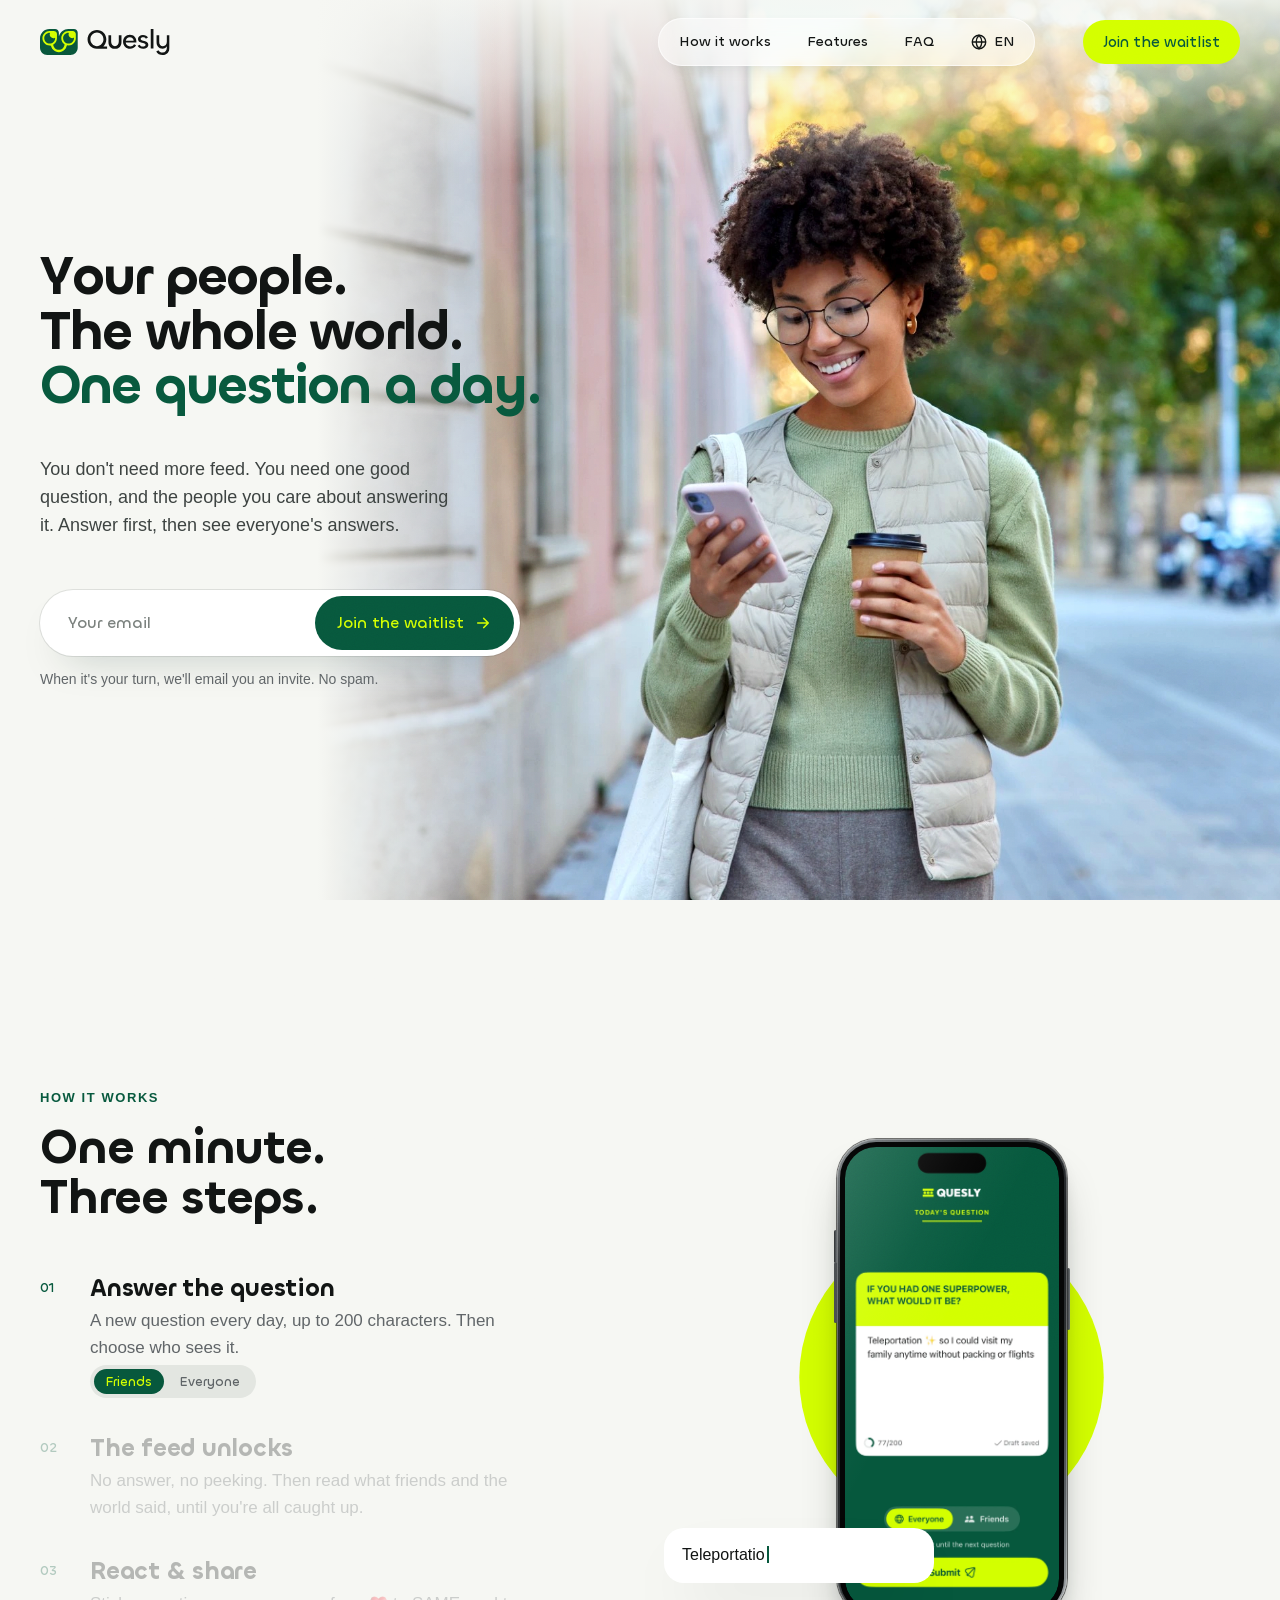
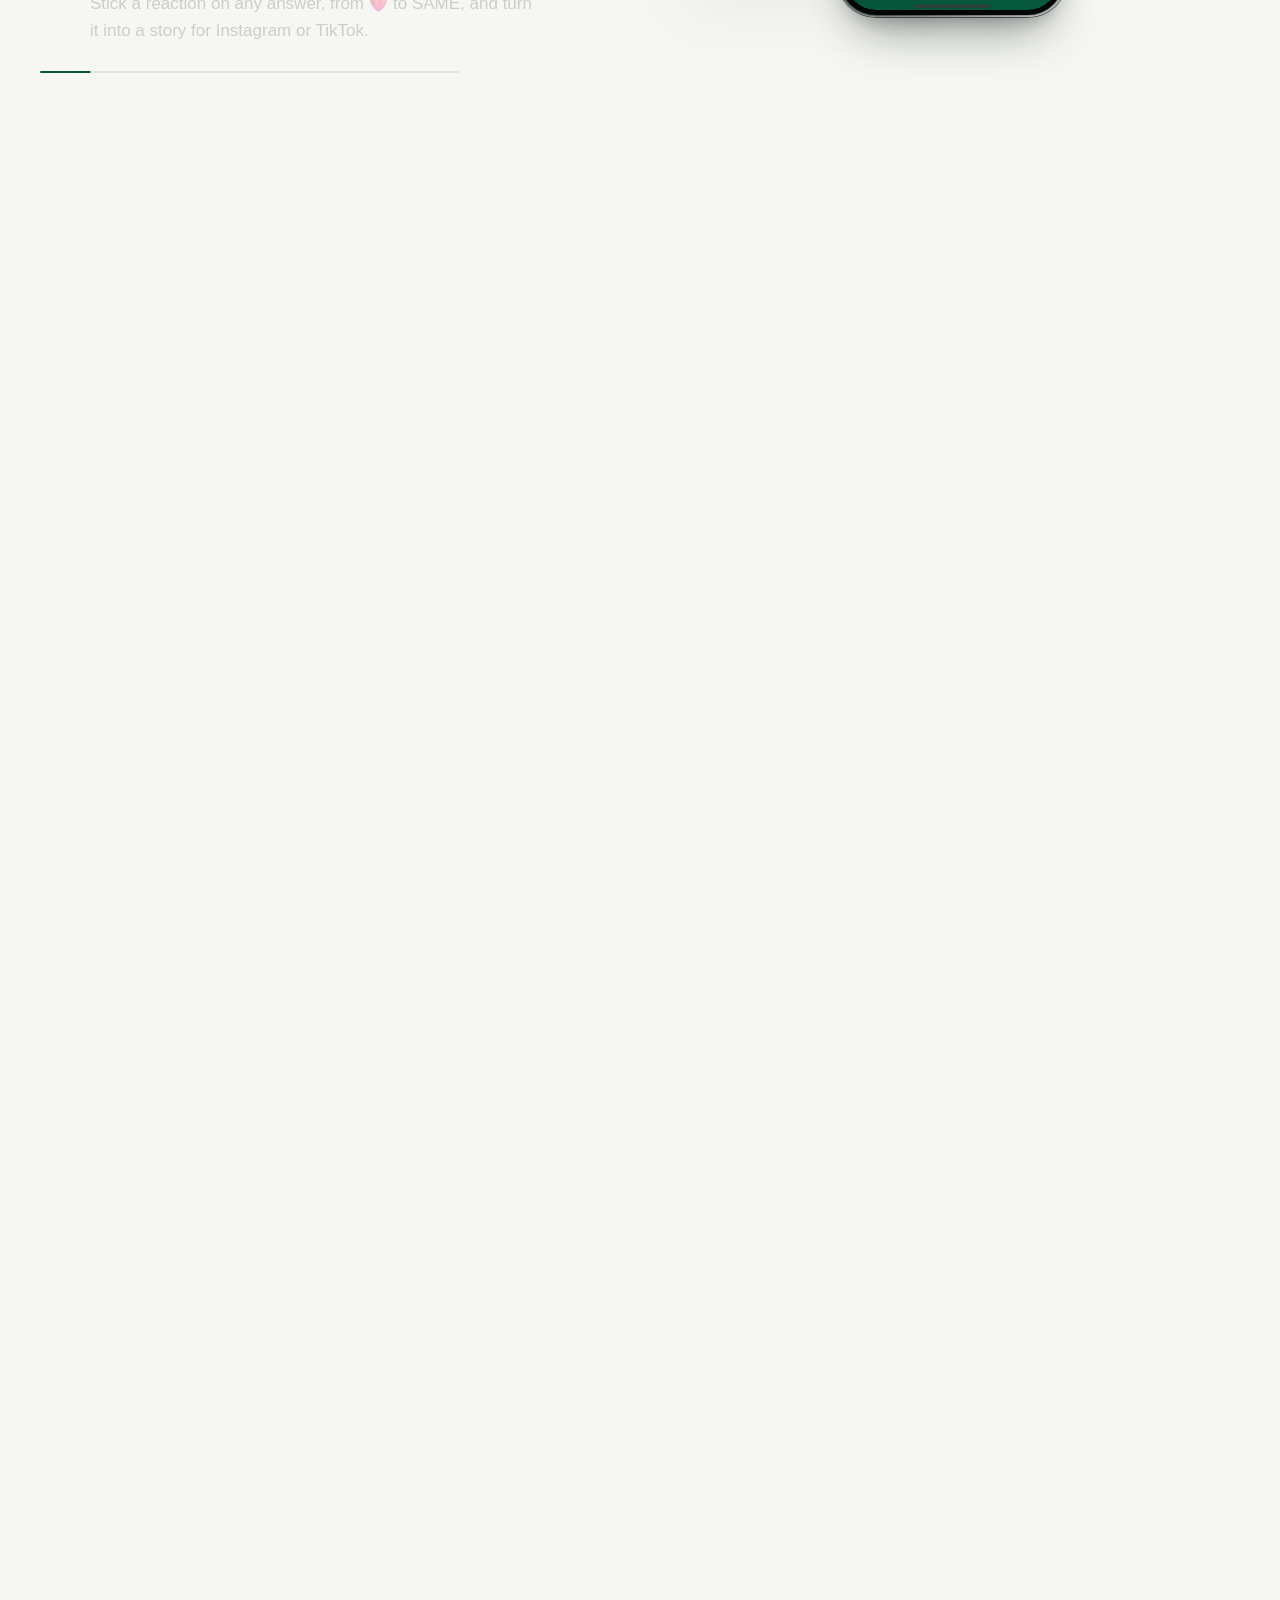
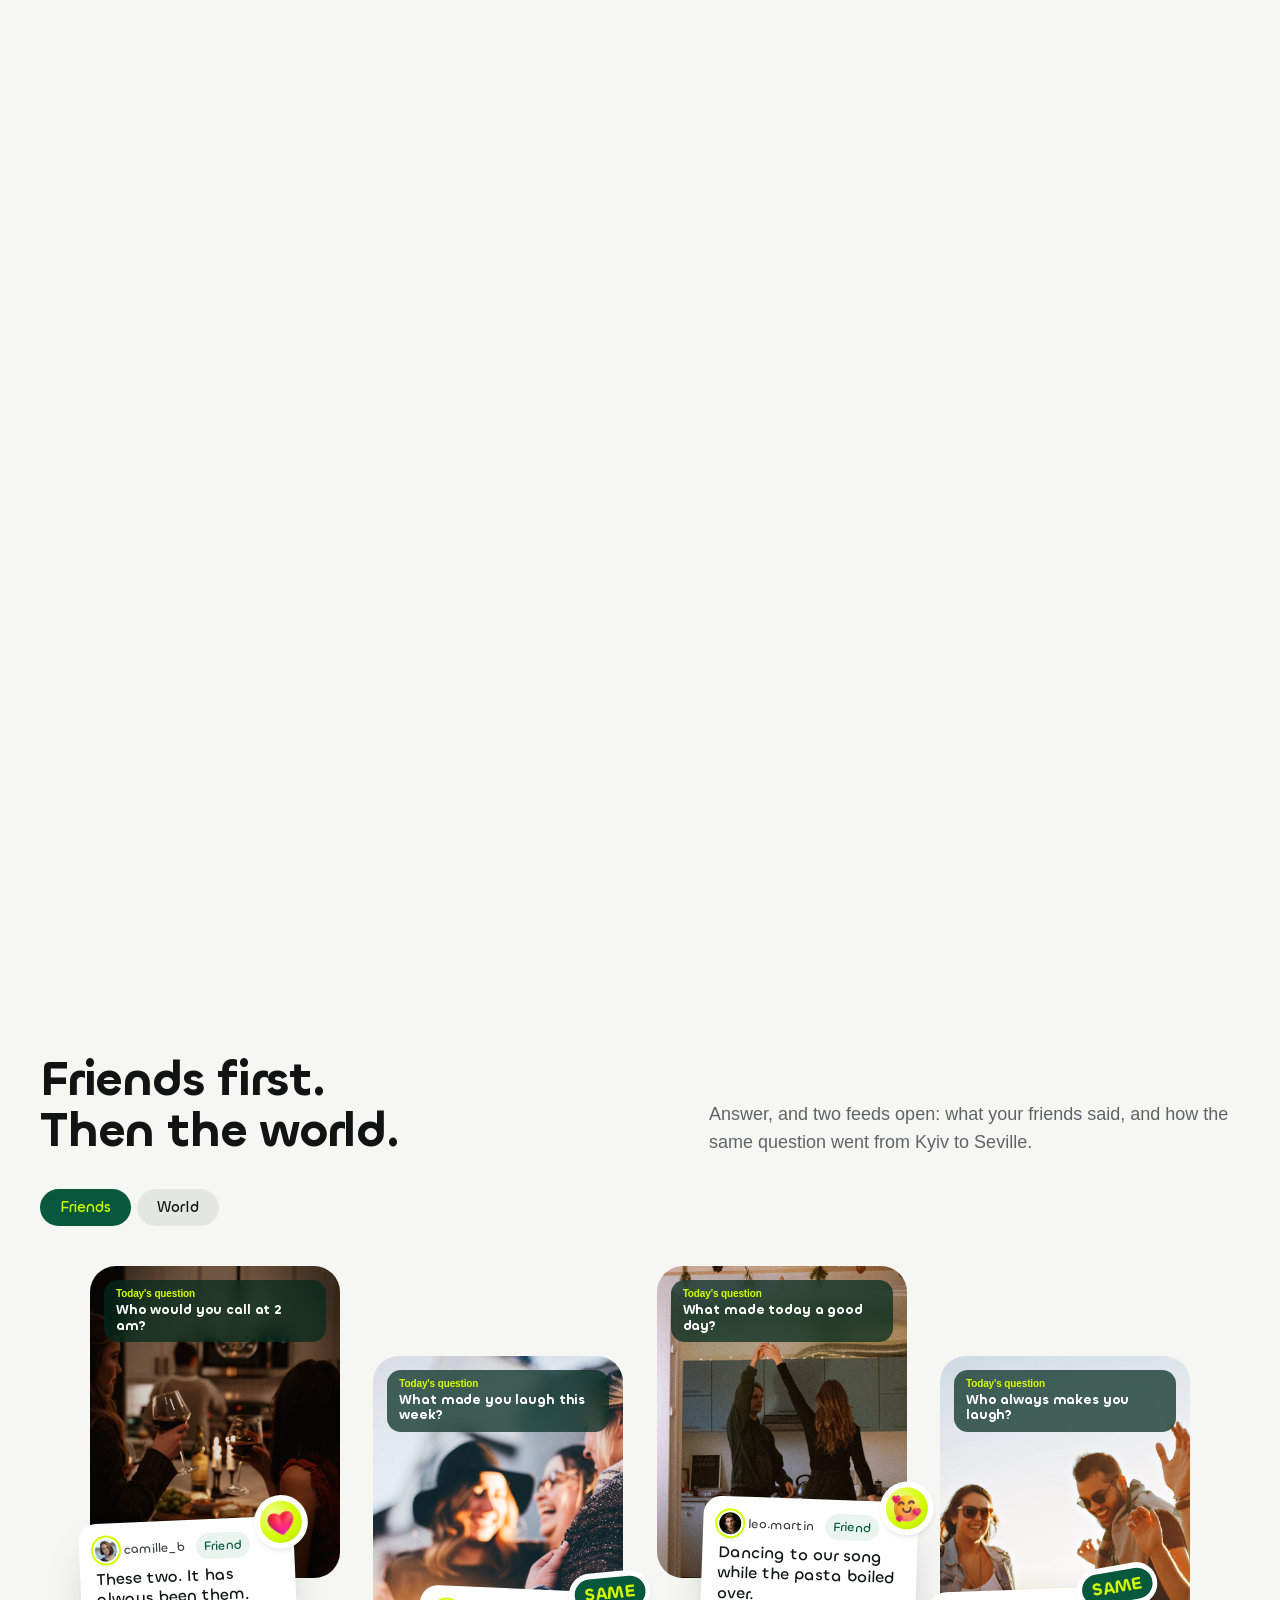
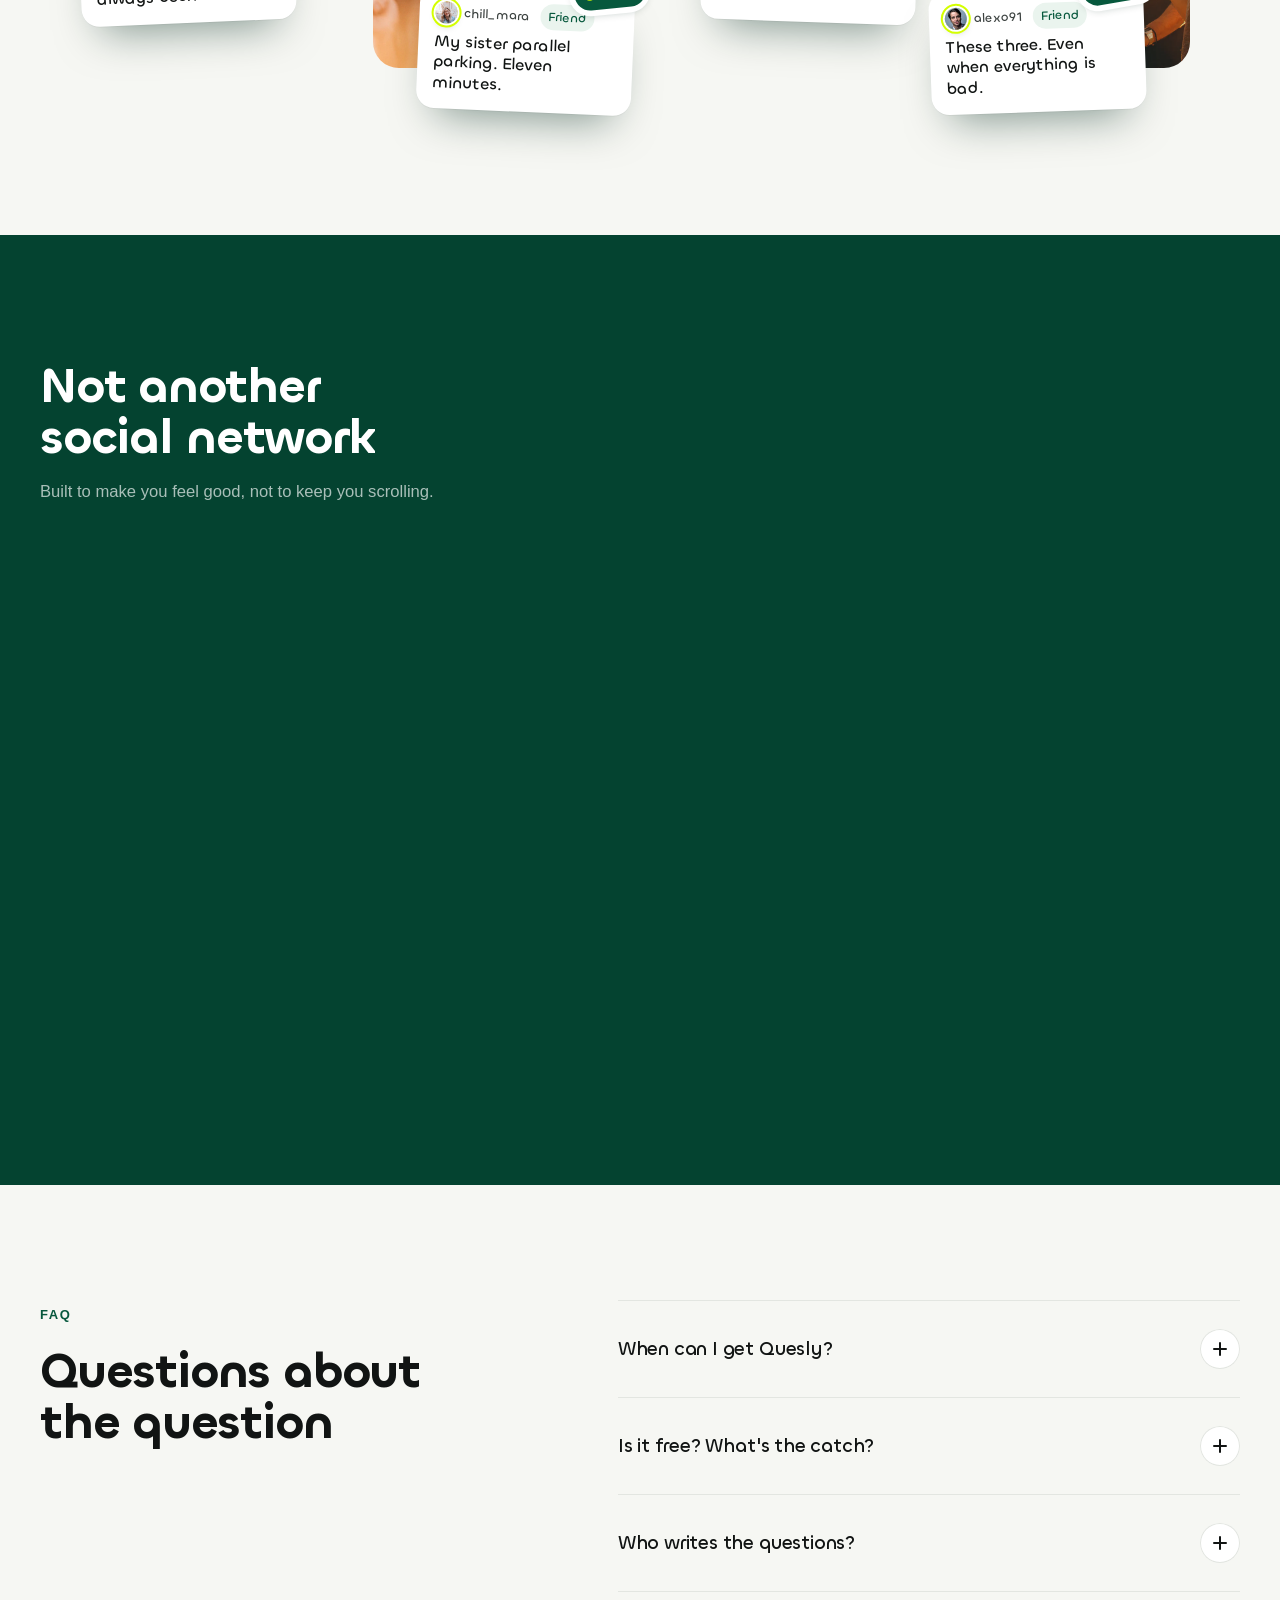
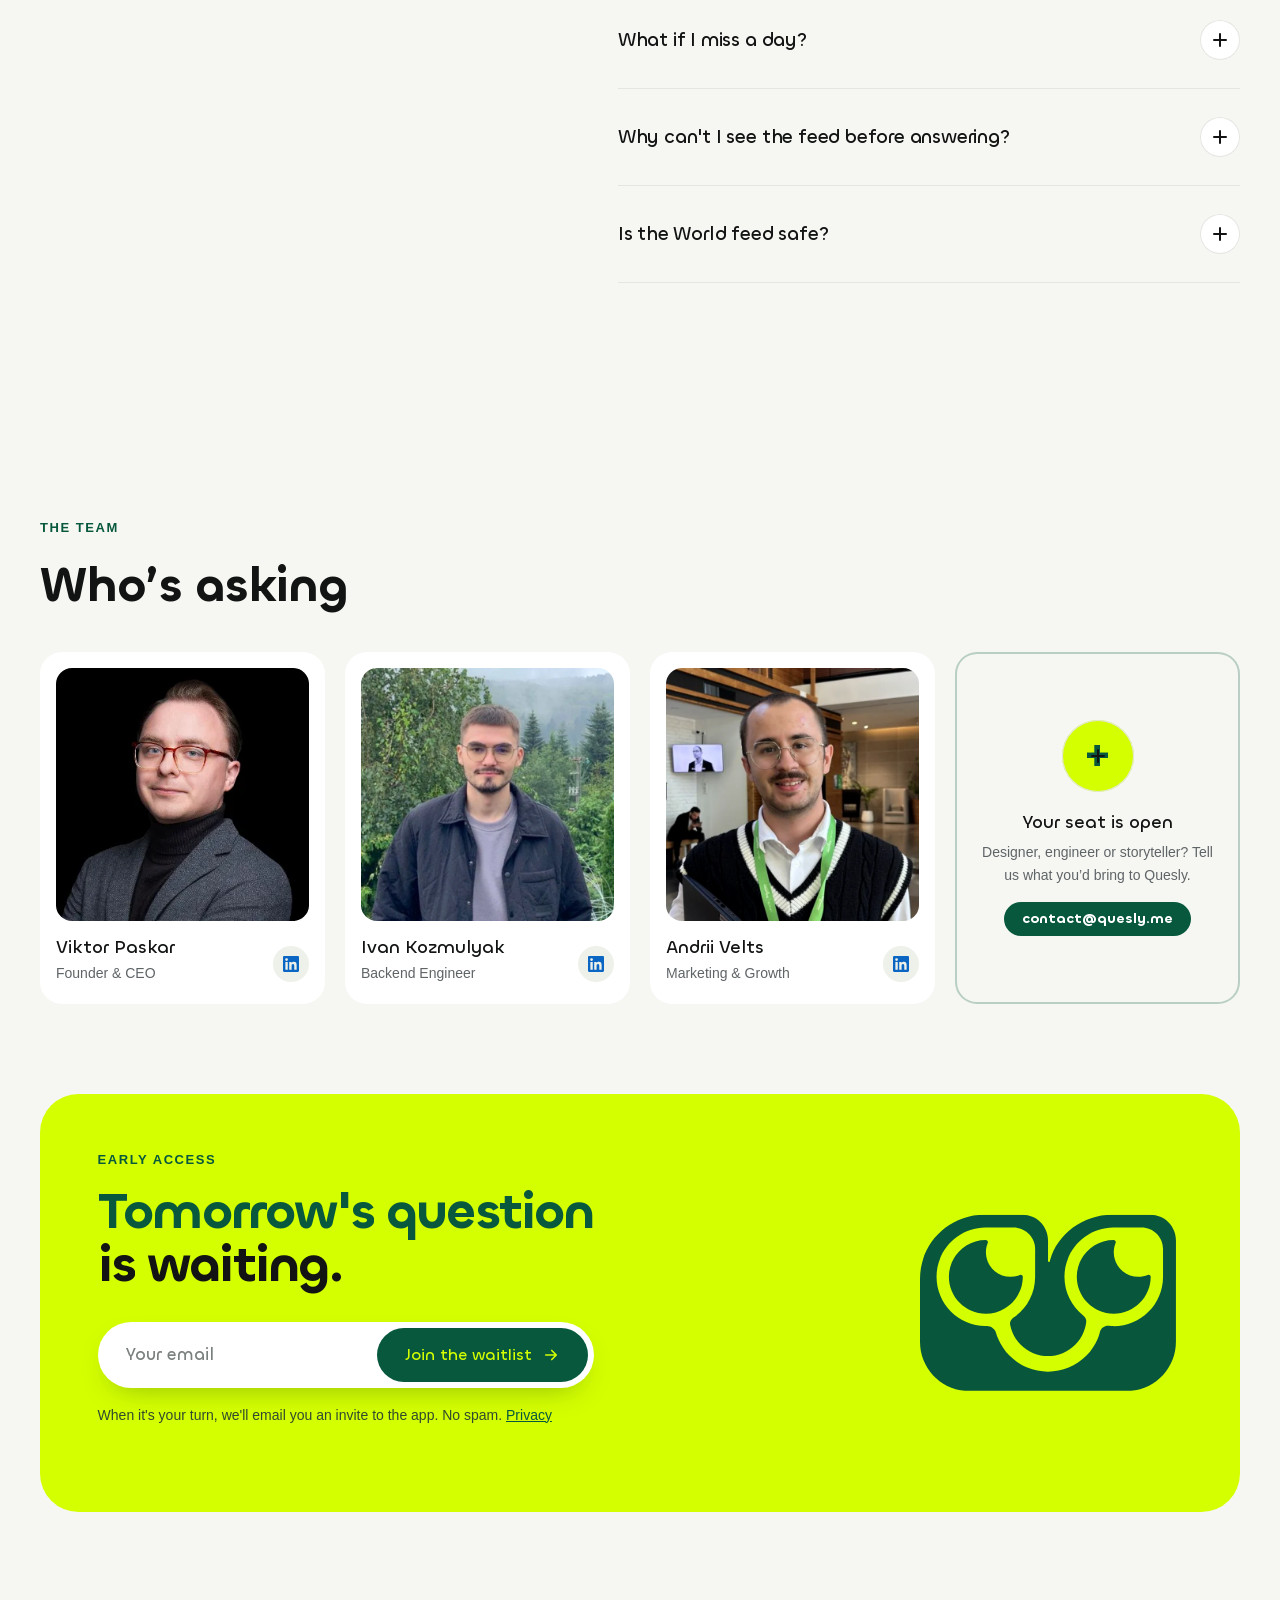
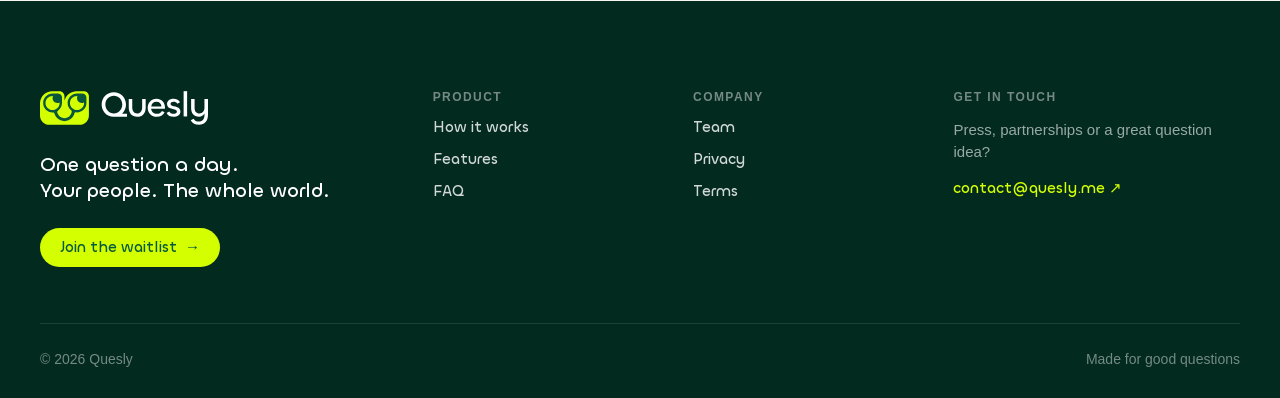
<file: index.html>
<!doctype html>
<html lang="en">
<head>
  <meta charset="utf-8">
  <meta name="viewport" content="width=device-width, initial-scale=1, viewport-fit=cover">
  <title>Quesly — One question a day</title>
  <meta name="description" content="Your people. The whole world. One question a day. Answer today's question, then see how your friends and the world answered it.">
  <meta name="theme-color" content="#044330">
  <link rel="canonical" href="https://quesly.me/">
  <link rel="icon" type="image/svg+xml" href="assets/img/favicon.svg">
  <link rel="icon" type="image/png" sizes="32x32" href="assets/img/favicon-32.png">
  <link rel="apple-touch-icon" href="assets/img/apple-touch-icon.png">
  <link rel="preload" href="assets/fonts/Chillax-Semibold.woff2" as="font" type="font/woff2" crossorigin>
  <meta property="og:type" content="website">
  <meta property="og:site_name" content="Quesly">
  <meta property="og:title" content="Quesly — Your people. The whole world. One question a day.">
  <meta property="og:description" content="Answer today's question, then see how your friends and the world answered it.">
  <meta property="og:url" content="https://quesly.me/">
  <meta property="og:image" content="https://quesly.me/assets/img/og.png">
  <meta name="twitter:card" content="summary_large_image">
  <link rel="stylesheet" href="assets/css/styles.css">
  <script>document.documentElement.classList.add("js")</script>
</head>
<body>
<svg width="0" height="0" style="position:absolute" aria-hidden="true">
  <symbol id="logo" viewBox="0 0 3000 602"><g fill="var(--logo-text, #191919)"><path d="M1553.9 459.338H1313.2C1192.54 456.181 1100.94 362.126 1100.94 239.664C1100.94 117.202 1196.33 21.8833 1318.89 21.8833C1440.82 21.8833 1535.58 117.202 1535.58 239.664C1535.58 305.313 1509.04 363.388 1466.09 403.157C1472.4 402.525 1479.35 402.525 1485.04 402.525H1553.9V459.338ZM1318.89 398.107C1402.28 398.107 1469.24 328.669 1469.24 239.664C1469.24 151.92 1402.91 83.1143 1318.89 83.1143C1234.87 83.1143 1167.27 151.92 1167.27 239.664C1167.27 328.669 1234.24 398.107 1318.89 398.107Z"/><path d="M1735.24 398.738C1792.73 398.738 1824.32 348.869 1824.32 291.426V142.452H1886.86V299.001C1886.86 388.638 1832.53 459.338 1735.24 459.338C1639.22 459.338 1584.89 388.007 1584.89 298.37V142.452H1647.43V292.057C1647.43 348.869 1678.39 398.738 1735.24 398.738Z"/><path d="M2087.31 458.706C1993.19 458.706 1923.06 390.532 1923.06 295.213C1923.06 206.208 1986.87 133.614 2079.73 133.614C2173.23 133.614 2231.35 201.158 2231.35 287.638V312.888H1983.71C1990.66 365.913 2031.09 403.157 2086.68 403.157C2124.59 403.157 2158.7 386.744 2177.02 352.657L2225.03 377.276C2197.87 430.3 2147.96 458.706 2087.31 458.706ZM1986.24 272.488H2168.81C2166.28 223.251 2130.27 189.795 2079.1 189.795C2026.67 189.795 1992.55 226.407 1986.24 272.488Z"/><path d="M2385.62 458.706C2328.13 458.706 2283.91 435.982 2259.9 389.901L2307.91 363.388C2323.71 394.319 2348.98 405.682 2383.09 405.682C2418.47 405.682 2445.63 391.163 2445.63 364.019C2445.63 299.001 2268.11 348.238 2268.11 230.195C2268.11 175.908 2316.13 136.139 2383.72 136.139C2441.21 136.139 2480.38 162.651 2499.96 198.633L2451.95 225.776C2438.68 198.633 2413.41 189.164 2384.99 189.164C2355.93 189.164 2330.66 204.314 2330.66 228.932C2330.66 292.057 2508.17 245.976 2508.17 362.757C2508.17 421.463 2451.32 458.706 2385.62 458.706Z"/><path d="M2564.56 0.420898H2627.1V451.763H2564.56V0.420898Z"/><path d="M2838.91 602C2773.21 602 2718.88 574.225 2691.08 519.306L2742.88 490.9C2760.57 524.356 2795.32 543.925 2837.64 543.925C2903.34 543.925 2937.46 494.688 2937.46 427.775V400.632C2919.14 435.35 2886.29 456.181 2839.54 456.181C2744.78 456.181 2698.66 393.688 2698.66 302.788V142.452H2760.57V299.632C2760.57 357.707 2790.9 397.475 2847.12 397.475C2901.45 397.475 2936.83 352.026 2936.83 295.213V142.452H3000V427.144C3000 530.669 2939.35 602 2838.91 602Z"/></g><g fill="var(--logo-mark, #08563B)"><path d="M349.586 0C397.844 -4.79211e-06 436.965 39.1031 436.965 87.3389V157.594C436.988 157.745 437 157.9 437 158.058C437 161.472 441.75 162.215 442.837 159.058C466.055 67.7774 555.077 0.000131792 655.065 0H786.133C834.391 -4.79211e-06 873.512 39.1031 873.512 87.3389V218.347C873.512 220.798 873.471 223.239 873.391 225.671V433.608C873.391 526.608 797.964 602 704.922 602H168.469C75.4264 602 0.00016505 526.608 0 433.608V217.219H0.0761719C0.683674 97.1482 98.2505 1.19429e-05 218.519 0H349.586Z"/></g><g fill="var(--logo-face, #D4FF00)"><path d="M319.789 43.6494C348.521 43.6494 373.381 60.2185 385.328 84.3187C390.22 94.1286 392.972 105.192 392.972 116.898V127.767C392.972 129.032 392.945 130.291 392.889 131.542V211.786L392.886 212.874C392.515 271.433 362.194 322.889 316.463 352.709C309.955 356.952 305.732 364.236 306.987 371.903C308.617 381.866 311.394 391.632 315.278 401.002C321.89 416.956 331.583 431.452 343.801 443.663C356.02 455.873 370.526 465.56 386.49 472.168C402.412 478.759 419.474 482.158 436.707 482.176C453.932 482.155 470.987 478.756 486.902 472.168C502.866 465.56 517.372 455.873 529.591 443.663C541.809 431.452 551.502 416.956 558.114 401.002C563.193 388.749 566.379 375.82 567.583 362.657C568.199 355.93 564.681 349.656 559.308 345.56C519.013 314.842 493.01 266.35 493.01 211.786C493.01 119.29 567.735 44.2376 660.136 43.6527L661.224 43.6494H756.337C796.71 43.6494 829.438 76.3628 829.438 116.717V211.786L829.435 212.874C828.849 305.233 753.763 379.923 661.224 379.923L660.136 379.92C654.453 379.884 646.674 379.02 639.47 378.013C628.594 376.492 618.174 383.498 615.57 394.167C613.274 403.577 610.327 414.349 607.403 421.405C598.109 443.827 584.487 464.201 567.315 481.362C550.142 498.523 529.755 512.137 507.318 521.424C484.972 530.674 461.029 535.452 436.845 535.491V535.492C436.795 535.492 436.745 535.492 436.696 535.491C436.646 535.492 436.597 535.492 436.547 535.492V535.491C412.363 535.452 388.419 530.674 366.074 521.424C343.637 512.137 323.25 498.523 306.077 481.362C288.905 464.201 275.282 443.827 265.989 421.405C262.764 413.626 260.083 405.653 257.956 397.543C255.098 386.648 244.681 379.122 233.432 379.699C230.532 379.848 227.612 379.923 224.676 379.923L223.588 379.92C131.187 379.335 56.462 304.283 56.4619 211.786C56.4619 119.29 131.187 44.2376 223.588 43.6527L224.676 43.6494H319.789ZM224.676 85.7473C155.034 85.7473 98.579 142.177 98.579 211.786C98.579 281.396 155.034 337.826 224.676 337.826C294.317 337.826 350.772 281.396 350.772 211.786C350.772 206.823 345.354 203.651 340.76 205.531C330.945 209.548 320.201 211.763 308.939 211.763C262.529 211.763 224.906 174.156 224.906 127.767C224.906 116.545 227.109 105.837 231.105 96.051C233.033 91.328 229.777 85.7473 224.676 85.7473ZM661.224 85.7473C591.583 85.7473 535.128 142.177 535.128 211.786C535.128 281.396 591.583 337.826 661.224 337.826C730.865 337.826 787.321 281.396 787.321 211.786C787.321 206.775 781.841 203.578 777.206 205.483C767.36 209.53 756.576 211.763 745.27 211.763C698.86 211.763 661.237 174.156 661.237 127.767C661.237 116.468 663.47 105.69 667.518 95.8493C669.422 91.2208 666.229 85.7473 661.224 85.7473Z" fill-rule="evenodd" clip-rule="evenodd"/></g></symbol>
  <symbol id="mark" viewBox="0 -4 111 90"><g fill="currentColor"><rect x="0" y="-1.13" width="110.70" height="21.32"/><rect x="0" y="59.55" width="110.70" height="21.32"/><circle cx="20.83" cy="39.87" r="13.94"/><circle cx="55.35" cy="39.87" r="13.94"/><circle cx="89.87" cy="39.87" r="13.94"/></g></symbol>
  <symbol id="i-arrow" viewBox="0 0 24 24"><path d="M5 12h14m-6-6 6 6-6 6" fill="none" stroke="currentColor" stroke-width="2.2" stroke-linecap="round" stroke-linejoin="round"/></symbol>
  <symbol id="i-check" viewBox="0 0 24 24"><circle cx="12" cy="12" r="10" fill="currentColor" opacity=".14"/><path d="m7.5 12.3 3 3 6-6.3" fill="none" stroke="currentColor" stroke-width="2.2" stroke-linecap="round" stroke-linejoin="round"/></symbol>
  <symbol id="i-clock" viewBox="0 0 24 24"><g fill="none" stroke="currentColor" stroke-width="2" stroke-linecap="round"><circle cx="12" cy="12" r="9"/><path d="M12 7.5V12l3 2"/></g></symbol>
  <symbol id="i-lock" viewBox="0 0 24 24"><g fill="none" stroke="currentColor" stroke-width="2" stroke-linecap="round" stroke-linejoin="round"><rect x="5" y="10.5" width="14" height="10" rx="3"/><path d="M8.5 10.5V8a3.5 3.5 0 0 1 7 0v2.5"/></g></symbol>
  <symbol id="i-widget" viewBox="0 0 24 24"><g fill="none" stroke="currentColor" stroke-width="2" stroke-linejoin="round"><rect x="3.5" y="3.5" width="7" height="7" rx="2"/><rect x="13.5" y="3.5" width="7" height="7" rx="2"/><rect x="3.5" y="13.5" width="17" height="7" rx="2"/></g></symbol>
  <symbol id="i-phone" viewBox="0 0 24 24"><g fill="none" stroke="currentColor" stroke-width="2" stroke-linecap="round"><rect x="6" y="2.5" width="12" height="19" rx="3"/><path d="M10.5 18.5h3"/></g></symbol>
  <symbol id="i-users" viewBox="0 0 24 24"><g fill="none" stroke="currentColor" stroke-width="2" stroke-linecap="round"><circle cx="9" cy="8" r="3.5"/><path d="M2.5 20a6.5 6.5 0 0 1 13 0"/><path d="M16 4.6a3.5 3.5 0 0 1 0 6.8M18.5 14.4A6.5 6.5 0 0 1 21.5 20"/></g></symbol>
  <symbol id="i-share" viewBox="0 0 24 24"><g fill="none" stroke="currentColor" stroke-width="2" stroke-linecap="round" stroke-linejoin="round"><path d="M12 14V3.5m-4 4 4-4 4 4"/><path d="M8 10.5H6.5a2 2 0 0 0-2 2V19a2 2 0 0 0 2 2h11a2 2 0 0 0 2-2v-6.5a2 2 0 0 0-2-2H16"/></g></symbol>
  <symbol id="i-palette" viewBox="0 0 24 24"><g fill="none" stroke="currentColor" stroke-width="2" stroke-linecap="round"><path d="M12 3a9 9 0 1 0 0 18c1.2 0 1.8-.8 1.8-1.7 0-1.2-1-1.6-1-2.6 0-1 .8-1.7 1.8-1.7H17a4 4 0 0 0 4-4C21 6.6 17 3 12 3Z"/><circle cx="7.5" cy="11" r="1" fill="currentColor"/><circle cx="10.5" cy="7.5" r="1" fill="currentColor"/><circle cx="15" cy="7.5" r="1" fill="currentColor"/></g></symbol>
  <symbol id="i-sparkle" viewBox="0 0 24 24"><path d="M12 3c.6 4.6 2.4 6.4 7 7-4.6.6-6.4 2.4-7 7-.6-4.6-2.4-6.4-7-7 4.6-.6 6.4-2.4 7-7Z" fill="currentColor"/></symbol>
</svg>
<a class="skip" href="#main">Skip to content</a>

<!-- Intro -->
<div class="loader" aria-hidden="true">
  <svg class="loader-mark" viewBox="0 0 3000 602"><g class="l-text" fill="#fff"><path d="M1553.9 459.338H1313.2C1192.54 456.181 1100.94 362.126 1100.94 239.664C1100.94 117.202 1196.33 21.8833 1318.89 21.8833C1440.82 21.8833 1535.58 117.202 1535.58 239.664C1535.58 305.313 1509.04 363.388 1466.09 403.157C1472.4 402.525 1479.35 402.525 1485.04 402.525H1553.9V459.338ZM1318.89 398.107C1402.28 398.107 1469.24 328.669 1469.24 239.664C1469.24 151.92 1402.91 83.1143 1318.89 83.1143C1234.87 83.1143 1167.27 151.92 1167.27 239.664C1167.27 328.669 1234.24 398.107 1318.89 398.107Z"/><path d="M1735.24 398.738C1792.73 398.738 1824.32 348.869 1824.32 291.426V142.452H1886.86V299.001C1886.86 388.638 1832.53 459.338 1735.24 459.338C1639.22 459.338 1584.89 388.007 1584.89 298.37V142.452H1647.43V292.057C1647.43 348.869 1678.39 398.738 1735.24 398.738Z"/><path d="M2087.31 458.706C1993.19 458.706 1923.06 390.532 1923.06 295.213C1923.06 206.208 1986.87 133.614 2079.73 133.614C2173.23 133.614 2231.35 201.158 2231.35 287.638V312.888H1983.71C1990.66 365.913 2031.09 403.157 2086.68 403.157C2124.59 403.157 2158.7 386.744 2177.02 352.657L2225.03 377.276C2197.87 430.3 2147.96 458.706 2087.31 458.706ZM1986.24 272.488H2168.81C2166.28 223.251 2130.27 189.795 2079.1 189.795C2026.67 189.795 1992.55 226.407 1986.24 272.488Z"/><path d="M2385.62 458.706C2328.13 458.706 2283.91 435.982 2259.9 389.901L2307.91 363.388C2323.71 394.319 2348.98 405.682 2383.09 405.682C2418.47 405.682 2445.63 391.163 2445.63 364.019C2445.63 299.001 2268.11 348.238 2268.11 230.195C2268.11 175.908 2316.13 136.139 2383.72 136.139C2441.21 136.139 2480.38 162.651 2499.96 198.633L2451.95 225.776C2438.68 198.633 2413.41 189.164 2384.99 189.164C2355.93 189.164 2330.66 204.314 2330.66 228.932C2330.66 292.057 2508.17 245.976 2508.17 362.757C2508.17 421.463 2451.32 458.706 2385.62 458.706Z"/><path d="M2564.56 0.420898H2627.1V451.763H2564.56V0.420898Z"/><path d="M2838.91 602C2773.21 602 2718.88 574.225 2691.08 519.306L2742.88 490.9C2760.57 524.356 2795.32 543.925 2837.64 543.925C2903.34 543.925 2937.46 494.688 2937.46 427.775V400.632C2919.14 435.35 2886.29 456.181 2839.54 456.181C2744.78 456.181 2698.66 393.688 2698.66 302.788V142.452H2760.57V299.632C2760.57 357.707 2790.9 397.475 2847.12 397.475C2901.45 397.475 2936.83 352.026 2936.83 295.213V142.452H3000V427.144C3000 530.669 2939.35 602 2838.91 602Z"/></g><g class="l-mark"><g class="l-body" fill="#D4FF00"><path d="M349.586 0C397.844 -4.79211e-06 436.965 39.1031 436.965 87.3389V157.594C436.988 157.745 437 157.9 437 158.058C437 161.472 441.75 162.215 442.837 159.058C466.055 67.7774 555.077 0.000131792 655.065 0H786.133C834.391 -4.79211e-06 873.512 39.1031 873.512 87.3389V218.347C873.512 220.798 873.471 223.239 873.391 225.671V433.608C873.391 526.608 797.964 602 704.922 602H168.469C75.4264 602 0.00016505 526.608 0 433.608V217.219H0.0761719C0.683674 97.1482 98.2505 1.19429e-05 218.519 0H349.586Z"/></g><g class="l-face" fill="#08563B"><path d="M319.789 43.6494C348.521 43.6494 373.381 60.2185 385.328 84.3187C390.22 94.1286 392.972 105.192 392.972 116.898V127.767C392.972 129.032 392.945 130.291 392.889 131.542V211.786L392.886 212.874C392.515 271.433 362.194 322.889 316.463 352.709C309.955 356.952 305.732 364.236 306.987 371.903C308.617 381.866 311.394 391.632 315.278 401.002C321.89 416.956 331.583 431.452 343.801 443.663C356.02 455.873 370.526 465.56 386.49 472.168C402.412 478.759 419.474 482.158 436.707 482.176C453.932 482.155 470.987 478.756 486.902 472.168C502.866 465.56 517.372 455.873 529.591 443.663C541.809 431.452 551.502 416.956 558.114 401.002C563.193 388.749 566.379 375.82 567.583 362.657C568.199 355.93 564.681 349.656 559.308 345.56C519.013 314.842 493.01 266.35 493.01 211.786C493.01 119.29 567.735 44.2376 660.136 43.6527L661.224 43.6494H756.337C796.71 43.6494 829.438 76.3628 829.438 116.717V211.786L829.435 212.874C828.849 305.233 753.763 379.923 661.224 379.923L660.136 379.92C654.453 379.884 646.674 379.02 639.47 378.013C628.594 376.492 618.174 383.498 615.57 394.167C613.274 403.577 610.327 414.349 607.403 421.405C598.109 443.827 584.487 464.201 567.315 481.362C550.142 498.523 529.755 512.137 507.318 521.424C484.972 530.674 461.029 535.452 436.845 535.491V535.492C436.795 535.492 436.745 535.492 436.696 535.491C436.646 535.492 436.597 535.492 436.547 535.492V535.491C412.363 535.452 388.419 530.674 366.074 521.424C343.637 512.137 323.25 498.523 306.077 481.362C288.905 464.201 275.282 443.827 265.989 421.405C262.764 413.626 260.083 405.653 257.956 397.543C255.098 386.648 244.681 379.122 233.432 379.699C230.532 379.848 227.612 379.923 224.676 379.923L223.588 379.92C131.187 379.335 56.462 304.283 56.4619 211.786C56.4619 119.29 131.187 44.2376 223.588 43.6527L224.676 43.6494H319.789ZM224.676 85.7473C155.034 85.7473 98.579 142.177 98.579 211.786C98.579 281.396 155.034 337.826 224.676 337.826C294.317 337.826 350.772 281.396 350.772 211.786C350.772 206.823 345.354 203.651 340.76 205.531C330.945 209.548 320.201 211.763 308.939 211.763C262.529 211.763 224.906 174.156 224.906 127.767C224.906 116.545 227.109 105.837 231.105 96.051C233.033 91.328 229.777 85.7473 224.676 85.7473ZM661.224 85.7473C591.583 85.7473 535.128 142.177 535.128 211.786C535.128 281.396 591.583 337.826 661.224 337.826C730.865 337.826 787.321 281.396 787.321 211.786C787.321 206.775 781.841 203.578 777.206 205.483C767.36 209.53 756.576 211.763 745.27 211.763C698.86 211.763 661.237 174.156 661.237 127.767C661.237 116.468 663.47 105.69 667.518 95.8493C669.422 91.2208 666.229 85.7473 661.224 85.7473Z" fill-rule="evenodd" clip-rule="evenodd"/></g></g></svg>
</div>

<div class="grain" aria-hidden="true"></div>

<header class="nav" id="nav">
  <div class="wrap nav-inner">
    <a class="logo" href="#top" aria-label="Quesly — home"><svg aria-hidden="true"><use href="#logo"/></svg></a>
    <nav class="nav-links" aria-label="Main">
      <a href="#how">How it works</a>
      <a href="#features">Features</a>
      <a href="#faq">FAQ</a>
    <details class="lang">
      <summary aria-label="Language: English"><svg viewBox="0 0 24 24" aria-hidden="true"><g fill="none" stroke="currentColor" stroke-width="1.8"><circle cx="12" cy="12" r="9"/><path d="M3 12h18M12 3c2.5 2.6 3.8 5.6 3.8 9s-1.3 6.4-3.8 9c-2.5-2.6-3.8-5.6-3.8-9S9.5 5.6 12 3Z"/></g></svg><span>EN</span></summary>
      <ul><li aria-current="true">English</li><li class="soon">Français <em>Soon</em></li></ul>
    </details>
    </nav>
    <a class="btn btn-lime btn-sm" href="#join"><span>Join the waitlist</span></a>
  </div>
</header>

<main id="main">

  <!-- 1. Hero: today's question, answers streaming below -->
  <section class="hero hero-coffee" id="top" aria-labelledby="hero-title">
    <img class="hero-pic" src="assets/img/people/hero-coffee-hq.webp" alt="" width="2000" height="1334" fetchpriority="high" aria-hidden="true">
    <div class="wrap hero-grid">
      <div class="hero-copy">
        <h1 class="hero-title" id="hero-title" data-chars>Your people.<br>The whole world.<br><em>One question a day.</em></h1>
        <p class="hero-sub">You don't need more feed. You need one good question, and the people you care about answering it. Answer first, then see everyone's answers.</p>
        <form class="signup hero-form" data-signup novalidate>
        <label class="sr-only" for="email-hero">Email address</label>
        <div class="signup-row">
          <input id="email-hero" type="email" name="email" placeholder="Your email" autocomplete="email" required>
          <button class="btn btn-lime" type="submit"><span>Join the waitlist</span><svg aria-hidden="true"><use href="#i-arrow"/></svg></button>
        </div>
        <p class="signup-msg" role="status" aria-live="polite"></p>
        <p class="signup-note">When it's your turn, we'll email you an invite. No spam.</p>
      </form>
      </div>
    </div>
    <div class="hero-moment" aria-hidden="true">
      <div class="hero-q"><small>Today's question</small><b data-today-mini></b></div>
      <div class="float-card hc-1" data-depth="1"><div class="fc-body"></div></div>
    </div>
  </section>

  <!-- 3. How it works -->
  <section class="how" id="how" aria-labelledby="how-title">
    <div class="how-pin">
      <div class="wrap how-grid">
        <div class="how-copy">
          <p class="eyebrow">How it works</p>
          <h2 class="h2" id="how-title" data-split>One minute. Three steps.</h2>
          <ol class="steps">
            <li class="step is-active">
              <span class="step-n">01</span>
              <div><h3>Answer the question</h3><p>A new question every day, up to 200 characters. Then choose who sees it.</p><p class="aud" aria-label="Who sees your answer"><span class="on">Friends</span><span>Everyone</span></p></div>
            </li>
            <li class="step">
              <span class="step-n">02</span>
              <div><h3>The feed unlocks</h3><p>No answer, no peeking. Then read what friends and the world said, until you're all caught up.</p></div>
            </li>
            <li class="step">
              <span class="step-n">03</span>
              <div><h3>React &amp; share</h3><p>Stick a reaction on any answer, from ❤️ to SAME, and turn it into a story for Instagram or TikTok.</p></div>
            </li>
          </ol>
          <div class="how-progress" aria-hidden="true"><i></i></div>
        </div>
        <div class="how-stage" aria-hidden="true">
          <div class="how-ring"></div>
          <div class="device device-lg">
            <div class="screen">
              <img class="layer is-on" src="assets/img/screen-05-composer-v2.webp" alt="" width="900" height="1952" loading="lazy">
              <img class="layer" src="assets/img/screen-06-feed-v2.webp" alt="" width="900" height="1952" loading="lazy">
              <img class="layer" src="assets/img/screen-15-story-v2.webp" alt="" width="900" height="1952" loading="lazy">
              <div class="rx-overlay" aria-hidden="true"><span class="rx-stuck" data-stickers>❤️ 🥹 SAME</span><span class="rx-count">You reacted</span></div>
            </div>
          </div>
          <div class="how-float hf-0 is-on"><div class="typing"><span class="t">Teleportation, so I could visit my family anytime</span><span class="caret"></span></div></div>
          <div class="how-float hf-1"><div class="unlock"><svg viewBox="0 0 24 24"><use href="#i-check"/></svg>Feed unlocked</div></div>
          <div class="how-float hf-2"><div class="burst" data-stickers>❤️ 💚 🥰 🥹 👍 SAME</div></div>
        </div>
      </div>
    </div>
  </section>

  <!-- 3. Two feeds: friends first, then the world -->
  <section class="moments feeds" id="feeds" aria-labelledby="feeds-title">
    <div class="wrap moments-head">
      <h2 class="h2" id="feeds-title" data-split>Friends first. Then the world.</h2>
      <p class="lead" data-reveal>Answer, and two feeds open: what your friends said, and how the same question went from Kyiv to Seville.</p>
    </div>
    <div class="wrap feed-switch" role="tablist" aria-label="Feeds">
      <button type="button" role="tab" aria-selected="true" aria-controls="feed-friends" id="tab-friends" data-feed-tab="friends">Friends</button>
      <button type="button" role="tab" aria-selected="false" aria-controls="feed-world" id="tab-world" data-feed-tab="world">World</button>
    </div>
    <div class="moments-rail feed-panel" id="feed-friends" role="tabpanel" aria-labelledby="tab-friends" data-feed="friends">
        <figure class="moment" data-speed="0.6">
          <img class="moment-photo" src="assets/img/people/kitchen.webp" alt="Friends toasting in a kitchen at night" width="760" height="1010" loading="lazy" decoding="async">
          <span class="moment-q">Who would you call at 2 am?</span>
          <figcaption class="moment-card moment-left" style="--tilt:-2.5deg">
            <span class="moment-who" data-avatar="camille_b">camille_b<em class="moment-tag">Friend</em></span>
            <span class="moment-a">These two. It has always been them.</span>
            <span class="moment-st" data-stickers>❤️</span>
          </figcaption>
        </figure>
        <figure class="moment" data-speed="-0.5">
          <img class="moment-photo" src="assets/img/people/laugh.webp" alt="Friends laughing together outside" width="760" height="1010" loading="lazy" decoding="async">
          <span class="moment-q">What made you laugh this week?</span>
          <figcaption class="moment-card moment-right" style="--tilt:2.5deg">
            <span class="moment-who" data-avatar="chill_mara">chill_mara<em class="moment-tag">Friend</em></span>
            <span class="moment-a">My sister parallel parking. Eleven minutes.</span>
            <span class="moment-st" data-stickers>SAME</span>
          </figcaption>
        </figure>
        <figure class="moment" data-speed="-0.5">
          <img class="moment-photo" src="assets/img/people/dance.webp" alt="A couple dancing in a kitchen with fairy lights" width="760" height="1010" loading="lazy" decoding="async">
          <span class="moment-q">What made today a good day?</span>
          <figcaption class="moment-card moment-right" style="--tilt:2deg">
            <span class="moment-who" data-avatar="leo.martin">leo.martin<em class="moment-tag">Friend</em></span>
            <span class="moment-a">Dancing to our song while the pasta boiled over.</span>
            <span class="moment-st" data-stickers>🥰</span>
          </figcaption>
        </figure>
        <figure class="moment" data-speed="0.6">
          <img class="moment-photo" src="assets/img/people/crew.webp" alt="Four friends laughing together outside" width="760" height="1010" loading="lazy" decoding="async">
          <span class="moment-q">Who always makes you laugh?</span>
          <figcaption class="moment-card moment-left" style="--tilt:-2deg">
            <span class="moment-who" data-avatar="alexo91">alexo91<em class="moment-tag">Friend</em></span>
            <span class="moment-a">These three. Even when everything is bad.</span>
            <span class="moment-st" data-stickers>SAME</span>
          </figcaption>
        </figure>
    </div>
    <div class="moments-rail feed-panel" id="feed-world" role="tabpanel" aria-labelledby="tab-world" data-feed="world" hidden>
        <figure class="moment" data-speed="-0.4">
          <img class="moment-photo" src="assets/img/people/grandma.webp" alt="A grandmother hugging her grandchild" width="760" height="1010" loading="lazy" decoding="async">
          <span class="moment-q">Who taught you the most about love?</span>
          <figcaption class="moment-card moment-right" style="--tilt:2deg">
            <span class="moment-who" data-avatar="nata.ver">nata.ver<em class="moment-tag">Kyiv</em></span>
            <span class="moment-a">My grandma. Still does, every Sunday.</span>
            <span class="moment-st" data-stickers>🥹</span>
          </figcaption>
        </figure>
        <figure class="moment" data-speed="0.7">
          <img class="moment-photo" src="assets/img/people/skate.webp" alt="Two friends skateboarding on an empty road" width="760" height="1010" loading="lazy" decoding="async">
          <span class="moment-q">What did you finally try this year?</span>
          <figcaption class="moment-card moment-left" style="--tilt:-2deg">
            <span class="moment-who" data-avatar="yasmine.k">yasmine.k<em class="moment-tag">Seville</em></span>
            <span class="moment-a">Skating. Fell forty times. Worth it.</span>
            <span class="moment-st" data-stickers>👍</span>
          </figcaption>
        </figure>
        <figure class="moment" data-speed="-0.5">
          <img class="moment-photo" src="assets/img/people/bake.webp" alt="A mother and daughter baking together" width="760" height="1010" loading="lazy" decoding="async">
          <span class="moment-q">What tradition will you pass on?</span>
          <figcaption class="moment-card moment-right" style="--tilt:2deg">
            <span class="moment-who" data-avatar="nour.b">nour.b<em class="moment-tag">Rabat</em></span>
            <span class="moment-a">Friday bread with my daughter.</span>
            <span class="moment-st" data-stickers>💚</span>
          </figcaption>
        </figure>
        <figure class="moment" data-speed="0.6">
          <img class="moment-photo" src="assets/img/people/table.webp" alt="A family at a wooden table with mugs and food" width="760" height="1010" loading="lazy" decoding="async">
          <span class="moment-q">What does a perfect Sunday look like?</span>
          <figcaption class="moment-card moment-left" style="--tilt:-2deg">
            <span class="moment-who" data-avatar="arturo_sun">arturo_sun<em class="moment-tag">Lisbon</em></span>
            <span class="moment-a">A full table, phones in pockets.</span>
            <span class="moment-st" data-stickers>❤️</span>
          </figcaption>
        </figure>
    </div>
  </section>

  <!-- 4. Not a social network -->
  <section class="features" id="features" aria-labelledby="features-title">
    <div class="features-pin">
      <div class="wrap features-head">
        <h2 class="h2" id="features-title" data-split>Not another social network</h2>
        <p class="badges-line" data-reveal>Built to make you feel good, not to keep you scrolling.</p>
      </div>
      <div class="rail-wrap">
        <div class="rail">
          <article class="card c-mint">
            <div class="art art-end" aria-hidden="true">
              <div class="rows"><i></i><i></i><i></i></div>
              <div class="done"><svg viewBox="0 0 52 52"><circle cx="26" cy="26" r="24"/><path d="M15 27l7 7 15-16"/></svg><b>You're all caught up</b></div>
            </div>
            <div class="card-copy"><h3>The feed ends</h3><p>Read today's answers, then put your phone down.</p></div>
          </article>
          <article class="card c-paper">
            <div class="art art-private" aria-hidden="true">
              <div class="count"><span>❤️🥰🥹</span><em>reactions</em></div>
              <div class="lock"><svg viewBox="0 0 24 24"><use href="#i-lock"/></svg>Only you see this</div>
            </div>
            <div class="card-copy"><h3>No race</h3><p>Only kind reactions, and only you see your counts.</p></div>
          </article>
          <article class="card c-dark">
            <div class="art art-streak" aria-hidden="true"><span class="flame">🔥</span><b class="num" data-count="8">8</b><span class="lbl">day streak</span></div>
            <div class="card-copy"><h3>A soft streak</h3><p>Miss a day? A freeze has you covered.</p></div>
          </article>
          <article class="card c-paper">
            <div class="art art-cal" aria-hidden="true"><p class="m">October</p><div class="grid"></div></div>
            <div class="card-copy"><h3>Memories</h3><p>Every answer saved in your calendar.</p></div>
          </article>
          <article class="card c-badges">
            <div class="card-copy"><h3>Badges you can be proud of</h3><p>For showing up, being kind and being brave. Never for being popular.</p></div>
            <div class="art art-badges" aria-hidden="true"><img src="assets/img/badges/b10.svg" style="--i:10" alt="" title="High five" width="50" height="56" loading="lazy"><img src="assets/img/badges/b5.svg" style="--i:5" alt="" title="Kind soul" width="50" height="56" loading="lazy"><img src="assets/img/badges/b3.svg" style="--i:3" alt="" title="3-day streak" width="50" height="56" loading="lazy"><img src="assets/img/badges/b9.svg" style="--i:9" alt="" title="Top friend" width="50" height="56" loading="lazy"><img src="assets/img/badges/b1.svg" style="--i:1" alt="" title="First answer" width="50" height="56" loading="lazy"><img src="assets/img/badges/b7.svg" style="--i:7" alt="" title="30-day streak" width="50" height="56" loading="lazy"><img src="assets/img/badges/b2.svg" style="--i:2" alt="" title="Talker" width="50" height="56" loading="lazy"><img src="assets/img/badges/b6.svg" style="--i:6" alt="" title="Brave answer" width="50" height="56" loading="lazy"><img src="assets/img/badges/b8.svg" style="--i:8" alt="" title="Good listener" width="50" height="56" loading="lazy"><img src="assets/img/badges/b4.svg" style="--i:4" alt="" title="14-day streak" width="50" height="56" loading="lazy"></div>
          </article>
        </div>
      </div>
    </div>
  </section>

  <!-- 7. FAQ -->
  <section class="faq-sec" id="faq" aria-labelledby="faq-title">
    <div class="wrap faq-grid">
      <div class="faq-head">
        <p class="eyebrow">FAQ</p>
        <h2 class="h2" id="faq-title" data-split>Questions about the question</h2>
      </div>
      <div class="faq">
        <details>
          <summary>When can I get Quesly?<span class="plus" aria-hidden="true"></span></summary>
          <div class="answer"><p>We're in private beta. Join the waitlist, and when your turn comes we'll email you a personal invite to the app.</p></div>
        </details>
        <details>
          <summary>Is it free? What's the catch?<span class="plus" aria-hidden="true"></span></summary>
          <div class="answer"><p>No catch. Answering, reading, reacting and sharing are free. There are no ads in the feed, and we never sell your data. One day we may add optional extras, like more story themes, but the daily question stays free.</p></div>
        </details>
        <details>
          <summary>Who writes the questions?<span class="plus" aria-hidden="true"></span></summary>
          <div class="answer"><p>We do, by hand. Every question is written and tested by us, so it is easy to answer, works in any language and starts a good conversation.</p></div>
        </details>
        <details>
          <summary>What if I miss a day?<span class="plus" aria-hidden="true"></span></summary>
          <div class="answer"><p>A streak freeze covers you. You earn one for every 7 days in a row and can hold two. If you have no freeze left, your streak starts again from zero. Your Memories stay.</p></div>
        </details>
        <details>
          <summary>Why can't I see the feed before answering?<span class="plus" aria-hidden="true"></span></summary>
          <div class="answer"><p>So that every answer is your own. Answering first keeps it honest and makes reading everyone else's much more fun.</p></div>
        </details>
        <details>
          <summary>Is the World feed safe?<span class="plus" aria-hidden="true"></span></summary>
          <div class="answer"><p>It is built to be. There are no comments and no direct messages from strangers, and reactions are positive only. Report any answer or block anyone in two taps, and we review every report. Want only your people? Answer for Friends.</p></div>
        </details>
      </div>
    </div>
  </section>

  <!-- 8. CTA -->
  <!-- Founder: why we are doing this, right before the last ask -->
  <section class="founder-sec team-sec" id="team" aria-labelledby="team-heading">
    <div class="wrap">
      <p class="eyebrow" data-reveal>The team</p>
      <h2 class="h2" id="team-heading" data-split>Who’s asking</h2>
      <ul class="team-grid">
        <li class="member"><img src="assets/img/viktor-paskar.webp" alt="Viktor Paskar" width="320" height="320" loading="lazy"><b>Viktor Paskar</b><span>Founder &amp; CEO</span><a class="member-in" href="https://www.linkedin.com/in/viktorpaskar/" target="_blank" rel="noopener" aria-label="Viktor Paskar on LinkedIn"><svg viewBox="0 0 24 24" aria-hidden="true"><path fill="currentColor" d="M20.45 20.45h-3.56v-5.57c0-1.33-.03-3.04-1.85-3.04-1.86 0-2.14 1.45-2.14 2.94v5.67H9.34V9h3.42v1.56h.05c.48-.9 1.64-1.85 3.37-1.85 3.6 0 4.27 2.37 4.27 5.46v6.28ZM5.34 7.43a2.06 2.06 0 1 1 0-4.13 2.06 2.06 0 0 1 0 4.13ZM7.12 20.45H3.56V9h3.56v11.45ZM22.22 0H1.77C.79 0 0 .77 0 1.73v20.54C0 23.23.79 24 1.77 24h20.45c.98 0 1.78-.77 1.78-1.73V1.73C24 .77 23.2 0 22.22 0Z"/></svg></a></li>
        <li class="member"><img src="assets/img/team/ivan-kozmulyak.webp" alt="Ivan Kozmulyak" width="640" height="640" loading="lazy"><b>Ivan Kozmulyak</b><span>Backend Engineer</span><a class="member-in" href="https://www.linkedin.com/in/ivan-kozmulyak-a72b2120a/" target="_blank" rel="noopener" aria-label="Ivan Kozmulyak on LinkedIn"><svg viewBox="0 0 24 24" aria-hidden="true"><path fill="currentColor" d="M20.45 20.45h-3.56v-5.57c0-1.33-.03-3.04-1.85-3.04-1.86 0-2.14 1.45-2.14 2.94v5.67H9.34V9h3.42v1.56h.05c.48-.9 1.64-1.85 3.37-1.85 3.6 0 4.27 2.37 4.27 5.46v6.28ZM5.34 7.43a2.06 2.06 0 1 1 0-4.13 2.06 2.06 0 0 1 0 4.13ZM7.12 20.45H3.56V9h3.56v11.45ZM22.22 0H1.77C.79 0 0 .77 0 1.73v20.54C0 23.23.79 24 1.77 24h20.45c.98 0 1.78-.77 1.78-1.73V1.73C24 .77 23.2 0 22.22 0Z"/></svg></a></li>
        <li class="member"><img src="assets/img/team/andrii-velts.webp" alt="Andrii Velts" width="640" height="640" loading="lazy"><b>Andrii Velts</b><span>Marketing &amp; Growth</span><a class="member-in" href="https://www.linkedin.com/in/andrii-velts-406aba262/" target="_blank" rel="noopener" aria-label="Andrii Velts on LinkedIn"><svg viewBox="0 0 24 24" aria-hidden="true"><path fill="currentColor" d="M20.45 20.45h-3.56v-5.57c0-1.33-.03-3.04-1.85-3.04-1.86 0-2.14 1.45-2.14 2.94v5.67H9.34V9h3.42v1.56h.05c.48-.9 1.64-1.85 3.37-1.85 3.6 0 4.27 2.37 4.27 5.46v6.28ZM5.34 7.43a2.06 2.06 0 1 1 0-4.13 2.06 2.06 0 0 1 0 4.13ZM7.12 20.45H3.56V9h3.56v11.45ZM22.22 0H1.77C.79 0 0 .77 0 1.73v20.54C0 23.23.79 24 1.77 24h20.45c.98 0 1.78-.77 1.78-1.73V1.73C24 .77 23.2 0 22.22 0Z"/></svg></a></li>
        <!-- TEAM: copy the line above for each person: photo in assets/img/team/, name, role -->
        <li class="member member-join"><span class="plus" aria-hidden="true">+</span><b>Your seat is open</b><span>Designer, engineer or storyteller? Tell us what you’d bring to Quesly.</span><a class="join-mail" href="mailto:contact@quesly.me?subject=I%20want%20to%20join%20Quesly" data-email="contact@quesly.me">contact@quesly.me</a></li>
      </ul>
    </div>
  </section>

  <section class="cta" id="join" aria-labelledby="join-title">
    <div class="wrap cta-box"><div class="cta-mark" aria-hidden="true"><svg viewBox="0 0 685 472"><g fill="#08563B"><path d="M274.094 0C311.931 -3.75727e-06 342.604 30.6589 342.604 68.4783V123.562C342.622 123.68 342.631 123.802 342.631 123.926C342.631 126.603 346.356 127.185 347.208 124.71C365.412 53.1411 435.21 0.000103332 513.606 0H616.37C654.207 -3.75727e-06 684.88 30.6589 684.88 68.4783V171.195C684.88 173.117 684.848 175.032 684.785 176.938V339.972C684.785 412.889 625.646 472 552.696 472H132.088C59.1383 472 0.000129408 412.889 0 339.972V170.311H0.0597228C0.536037 76.1693 77.0336 9.36388e-06 171.33 0H274.094Z"/></g><g fill="#D4FF00"><path d="M250.732 34.2236C273.259 34.2236 292.751 47.2147 302.118 66.1105C305.954 73.802 308.112 82.4761 308.112 91.6541V100.177C308.112 101.168 308.09 102.155 308.047 103.136V166.052L308.044 166.905C307.759 211.835 284.987 251.432 250.412 275.017C243.994 279.395 239.716 286.668 241.175 294.3C242.488 301.173 244.502 307.911 247.195 314.407C252.379 326.916 259.979 338.281 269.559 347.855C279.139 357.429 290.512 365.024 303.029 370.205C315.513 375.372 328.89 378.038 342.402 378.052C355.908 378.036 369.279 375.37 381.757 370.205C394.274 365.024 405.648 357.429 415.228 347.855C424.808 338.281 432.407 326.916 437.592 314.407C441.274 305.523 443.687 296.185 444.776 286.669C445.544 279.957 441.98 273.694 436.68 269.503C406.142 245.359 386.547 207.993 386.547 166.052C386.547 93.5296 445.135 34.6848 517.582 34.2262L518.435 34.2236H593.009C624.663 34.2236 650.324 59.8727 650.324 91.5123V166.052L650.321 166.905C649.862 239.319 590.991 297.88 518.435 297.88L517.582 297.878C514.23 297.857 509.948 297.468 505.627 296.941C494.726 295.61 484.341 302.57 481.598 313.203C479.99 319.435 478.108 325.89 476.237 330.404C468.95 347.984 458.269 363.958 444.805 377.414C431.341 390.869 415.356 401.543 397.765 408.825C380.245 416.077 361.472 419.823 342.51 419.854V419.855C342.471 419.855 342.432 419.854 342.393 419.854C342.354 419.854 342.315 419.855 342.277 419.855V419.854C323.315 419.823 304.542 416.077 287.022 408.825C269.43 401.543 253.445 390.869 239.981 377.414C226.517 363.958 215.836 347.984 208.55 330.404C206.591 325.678 204.888 320.861 203.444 315.973C200.254 305.17 189.847 297.655 178.585 297.858C177.778 297.873 176.969 297.88 176.158 297.88L175.305 297.878C102.858 297.419 44.2696 238.574 44.2695 166.052C44.2695 93.5296 102.858 34.6848 175.305 34.2262L176.158 34.2236H250.732ZM176.158 67.2306C121.556 67.2306 77.2916 111.474 77.2916 166.052C77.2916 220.629 121.556 264.873 176.158 264.873C230.76 264.873 275.025 220.629 275.025 166.052C275.025 162.161 270.776 159.674 267.175 161.148C259.479 164.297 251.055 166.033 242.225 166.033C205.837 166.033 176.339 136.548 176.339 100.177C176.339 91.3777 178.066 82.982 181.199 75.3092C182.711 71.6061 180.158 67.2306 176.158 67.2306ZM518.435 67.2306C463.833 67.2306 419.569 111.474 419.569 166.052C419.569 220.629 463.833 264.873 518.435 264.873C573.038 264.873 617.302 220.629 617.302 166.052C617.302 162.123 613.005 159.616 609.371 161.11C601.651 164.283 593.196 166.033 584.332 166.033C547.944 166.033 518.445 136.548 518.445 100.177C518.445 91.3172 520.196 82.8666 523.37 75.1511C524.863 71.5221 522.359 67.2306 518.435 67.2306Z" fill-rule="evenodd" clip-rule="evenodd"/></g></svg></div><div class="cta-inner">
      <p class="eyebrow" data-reveal>Early access</p>
      <h2 class="cta-title" id="join-title"><span class="ct" data-split>Tomorrow's question</span><span class="ct ct2" data-split>is waiting.</span></h2>
      <form class="signup" data-signup data-reveal novalidate>
        <label class="sr-only" for="email-cta">Email address</label>
        <div class="signup-row">
          <input id="email-cta" type="email" name="email" placeholder="Your email" autocomplete="email" required>
          <button class="btn btn-lime" type="submit"><span>Join the waitlist</span><svg aria-hidden="true"><use href="#i-arrow"/></svg></button>
        </div>
        <p class="signup-note">When it's your turn, we'll email you an invite to the app. No spam. <a href="privacy">Privacy</a></p>
        <p class="signup-msg" role="status" aria-live="polite"></p>
      </form>
    </div>
  </div>
  </section>
</main>

<footer class="footer">
  <div class="wrap">
    <div class="fx-top">
      <div class="fx-brand">
        <a class="fx-logo" href="#top" aria-label="Quesly, back to top"><svg><use href="#logo"/></svg></a>
        <p class="fx-tag">One question a day.<br>Your people. The whole world.</p>
        <a class="fx-cta" href="#join">Join the waitlist <span aria-hidden="true">&#8594;</span></a>
      </div>
      <nav class="fx-col" aria-label="Product">
        <h3>Product</h3>
        <a href="#how">How it works</a>
        <a href="#features">Features</a>
        <a href="#faq">FAQ</a>
      </nav>
      <nav class="fx-col" aria-label="Company">
        <h3>Company</h3>
        <a href="#team">Team</a>
        <a href="privacy">Privacy</a>
        <a href="terms">Terms</a>
      </nav>
      <div class="fx-col">
        <h3>Get in touch</h3>
        <p>Press, partnerships or a great question idea?</p>
        <a class="join-mail fx-mail" href="mailto:contact@quesly.me" data-email="contact@quesly.me">contact@quesly.me <span aria-hidden="true">&#8599;</span></a>
      </div>
    </div>
    <div class="footer-bottom fx-bottom">
      <span>© <span data-year>2026</span> Quesly</span>
      <span>Made for good questions</span>
    </div>
  </div>
</footer>

<div class="thanks" role="dialog" aria-modal="true" aria-labelledby="thanks-title" hidden data-thanks>
  <div class="thanks-card">
    <div class="thanks-stickers" aria-hidden="true" data-stickers>❤️ 🥰 SAME 💚 👍</div>
    <h2 class="thanks-title" id="thanks-title">You're on the list!</h2>
    <p class="thanks-text">Thank you for being early. We'll email you a personal invite as soon as your spot opens.</p>
    <div class="thanks-actions">
      <button class="thanks-share" type="button" data-share>Invite a friend</button>
      <button class="thanks-close" type="button" data-thanks-close>Done</button>
    </div>
  </div>
</div>

<script src="assets/vendor/gsap.min.js" defer></script>
<script src="assets/vendor/ScrollTrigger.min.js" defer></script>
<script src="assets/vendor/lenis.min.js" defer></script>
<script src="assets/js/main.js" defer></script>
</body>
</html>
</file>
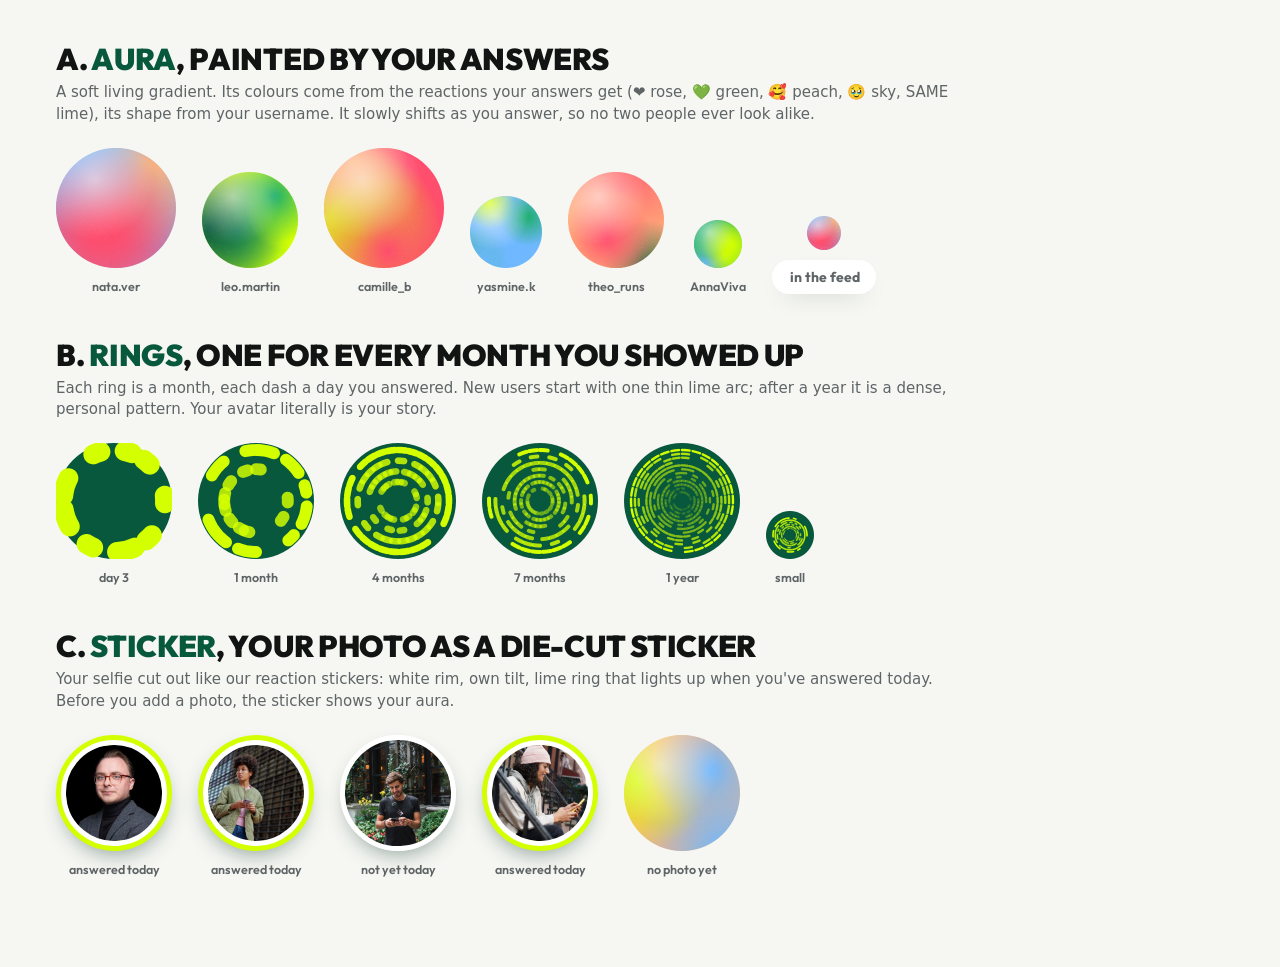
<file: design/avatars/index.html>
<!doctype html>
<html lang="en">
<meta charset="utf-8">
<title>Quesly avatar concepts</title>
<link href="https://fonts.googleapis.com/css2?family=Outfit:wght@600;800;900&display=swap" rel="stylesheet">
<style>
  :root { --green: #07583D; --lime: #D4FF00; --ink: #111413; --paper: #F6F7F3; }
  * { box-sizing: border-box; margin: 0; }
  body { background: var(--paper); color: var(--ink); font: 15px/1.45 -apple-system, "Segoe UI", system-ui, sans-serif; padding: 44px 56px; width: 1400px; }
  h2 { font: 900 30px/1 Outfit; text-transform: uppercase; letter-spacing: -.01em; }
  h2 span { color: var(--green); }
  .lead { margin-top: 8px; color: #5F6467; max-width: 60em; }
  .row { display: flex; gap: 26px; align-items: flex-end; margin: 22px 0 46px; }
  .cell { display: grid; justify-items: center; gap: 10px; font: 600 12.5px Outfit; color: #5F6467; text-align: center; }
  canvas { display: block; }
  .chip { display: flex; align-items: center; gap: 10px; padding: 8px 16px 8px 8px; border-radius: 999px; background: #fff; box-shadow: 0 10px 24px -14px rgba(2, 42, 30, .4); font: 700 14px Outfit; }
</style>

<h2>A. <span>Aura</span>, painted by your answers</h2>
<p class="lead">A soft living gradient. Its colours come from the reactions your answers get (❤️ rose, 💚 green, 🥰 peach, 🥹 sky, SAME lime), its shape from your username. It slowly shifts as you answer, so no two people ever look alike.</p>
<div class="row" id="aura"></div>

<h2>B. <span>Rings</span>, one for every month you showed up</h2>
<p class="lead">Each ring is a month, each dash a day you answered. New users start with one thin lime arc; after a year it is a dense, personal pattern. Your avatar literally is your story.</p>
<div class="row" id="rings"></div>

<h2>C. <span>Sticker</span>, your photo as a die-cut sticker</h2>
<p class="lead">Your selfie cut out like our reaction stickers: white rim, own tilt, lime ring that lights up when you've answered today. Before you add a photo, the sticker shows your aura.</p>
<div class="row" id="stick"></div>

<script>
  const hash = (s) => { let h = 2166136261; for (const c of s) h = Math.imul(h ^ c.charCodeAt(0), 16777619); return h >>> 0; };
  const rnd = (seed) => () => ((seed = Math.imul(seed ^ (seed >>> 15), 2246822507) ^ Math.imul(seed ^ (seed >>> 13), 3266489909)) >>> 0) / 4294967296;
  const PAL = { love: "#FF4D6D", green: "#1FAF6E", adore: "#FFB27A", touched: "#6FB8FF", same: "#D4FF00", deep: "#07583D" };
  const users = [["nata.ver", ["touched", "love", "adore"]], ["leo.martin", ["same", "green", "deep"]], ["camille_b", ["love", "adore", "same"]],
    ["yasmine.k", ["touched", "green", "same"]], ["theo_runs", ["adore", "love", "deep"]], ["AnnaViva", ["green", "same", "touched"]]];
  const mk = (size) => { const c = document.createElement("canvas"); c.width = c.height = size * 2; c.style.width = c.style.height = size + "px"; const x = c.getContext("2d"); x.scale(2, 2); return [c, x]; };

  function aura(x, size, name, moods) {
    const r = rnd(hash(name));
    x.save(); x.beginPath(); x.arc(size / 2, size / 2, size / 2, 0, 7); x.clip();
    x.fillStyle = PAL[moods[0]]; x.fillRect(0, 0, size, size);
    for (let i = 0; i < 5; i++) {
      const col = PAL[moods[i % moods.length]], cx = r() * size, cy = r() * size, rad = size * (.35 + r() * .45);
      const g = x.createRadialGradient(cx, cy, 0, cx, cy, rad); g.addColorStop(0, col); g.addColorStop(1, col + "00");
      x.fillStyle = g; x.fillRect(0, 0, size, size);
    }
    const sh = x.createRadialGradient(size * .32, size * .26, 0, size * .32, size * .26, size * .5); sh.addColorStop(0, "rgba(255,255,255,.55)"); sh.addColorStop(1, "rgba(255,255,255,0)");
    x.fillStyle = sh; x.fillRect(0, 0, size, size);
    for (let i = 0; i < size * 6; i++) { x.fillStyle = `rgba(255,255,255,${r() * .08})`; x.fillRect(r() * size, r() * size, 1, 1); }
    x.restore();
  }
  function rings(x, size, name, months) {
    const r = rnd(hash(name)); const c = size / 2;
    x.fillStyle = "#07583D"; x.beginPath(); x.arc(c, c, c, 0, 7); x.fill();
    const n = months, gap = (c - 10) / (n + .5);
    for (let m = 0; m < n; m++) {
      const rad = c - 7 - m * gap, days = 30, density = .45 + r() * .5;
      for (let d = 0; d < days; d++) {
        if (r() > density) continue;
        const a0 = -Math.PI / 2 + d / days * Math.PI * 2, a1 = a0 + Math.PI * 2 / days * .72;
        x.strokeStyle = m === 0 ? "#D4FF00" : `rgba(212,255,0,${.9 - m * .07})`; x.lineWidth = Math.max(1.6, gap * .62); x.lineCap = "round";
        x.beginPath(); x.arc(c, c, rad, a0, a1); x.stroke();
      }
    }
    x.fillStyle = "#07583D"; x.beginPath(); x.arc(c, c, Math.max(6, c - 7 - n * gap), 0, 7); x.fill();
  }
  const add = (id, size, draw, label) => { const [cv, x] = mk(size); draw(x, size); const d = document.createElement("div"); d.className = "cell"; d.append(cv); d.insertAdjacentHTML("beforeend", label); document.getElementById(id).append(d); };

  users.forEach(([n, m], i) => add("aura", [120, 96, 120, 72, 96, 48][i], (x, s) => aura(x, s, n, m), n));
  add("aura", 34, (x, s) => aura(x, s, "nata.ver", users[0][1]), '<span class="chip">' + '<i></i>in the feed</span>');
  [[1, "day 3"], [2, "1 month"], [4, "4 months"], [7, "7 months"], [12, "1 year"]].forEach(([m, l], i) => add("rings", 116, (x, s) => rings(x, s, "leo" + i, m), l));
  add("rings", 48, (x, s) => rings(x, s, "leo9", 6), "small");

  const faces = ["../../assets/img/viktor-paskar.webp", "../hero-concepts/curly.webp", "../hero-concepts/ivy.webp", "../hero-concepts/beanie.webp"];
  faces.forEach((src, i) => {
    const d = document.createElement("div"); d.className = "cell";
    const tilt = [-6, 5, -3, 7][i], on = i !== 2;
    d.innerHTML = `<div style="width:116px;height:116px;border-radius:50%;padding:${on ? 5 : 0}px;background:${on ? "#D4FF00" : "transparent"};rotate:${tilt}deg;box-shadow:0 10px 22px -8px rgba(2,42,30,.45)">
      <div style="width:100%;height:100%;border-radius:50%;border:5px solid #fff;background:url(${src}) center 30%/cover"></div></div>${on ? "answered today" : "not yet today"}`;
    document.getElementById("stick").append(d);
  });
  add("stick", 116, (x, s) => aura(x, s, "newbie", ["adore", "touched", "same"]), "no photo yet");
</script>
</html>
</file>
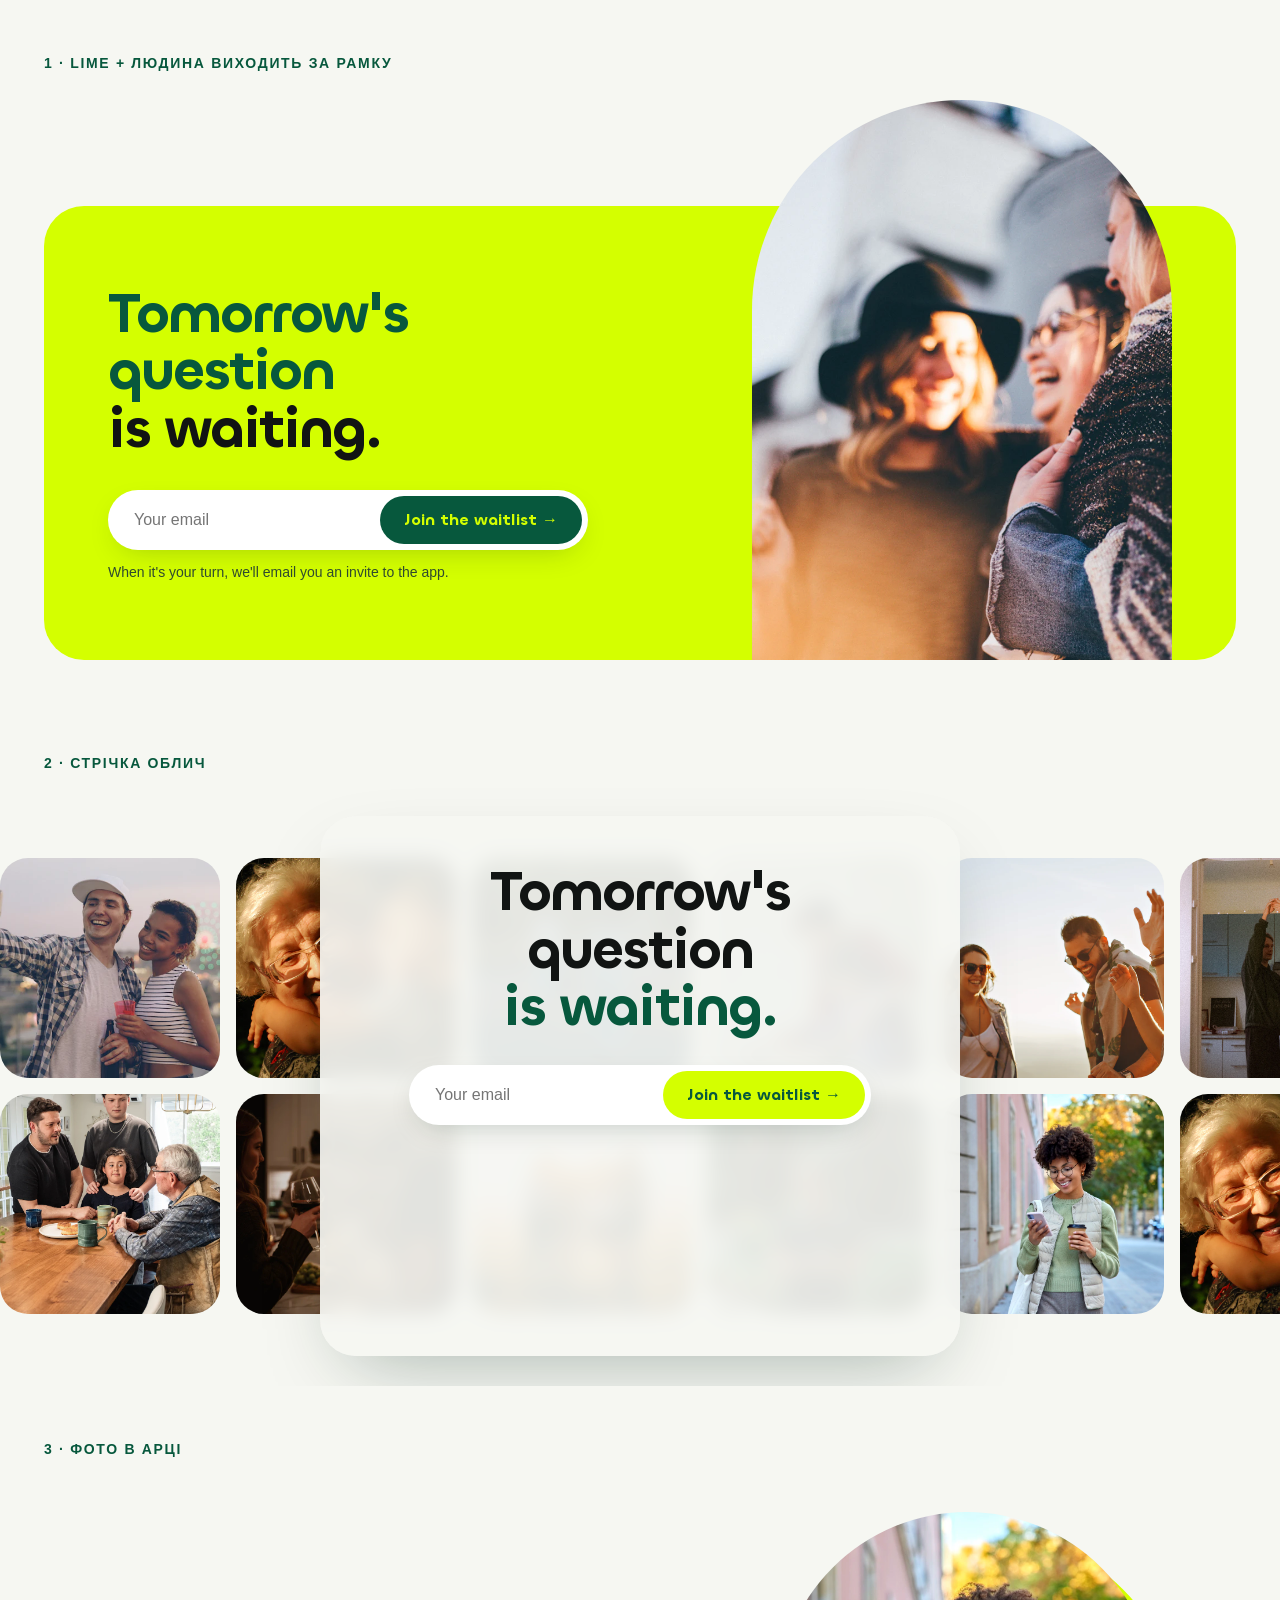
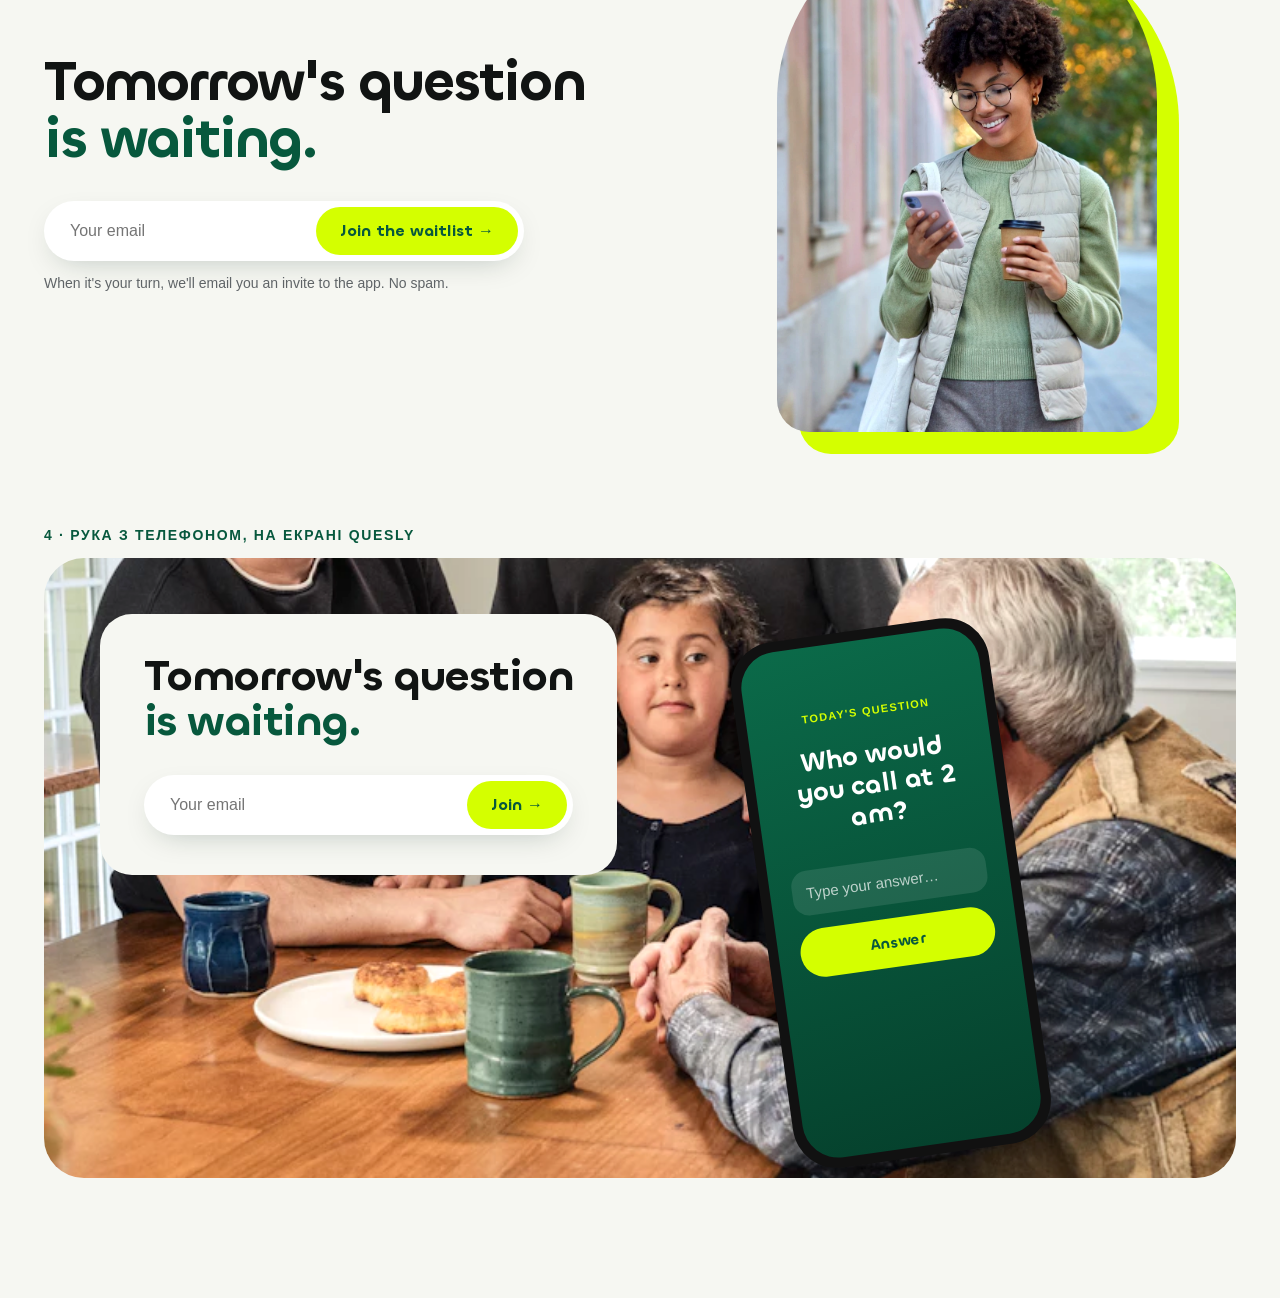
<file: design/cta-ideas/index.html>
<!doctype html>
<html lang="en">
<head>
<meta charset="utf-8">
<meta name="viewport" content="width=device-width, initial-scale=1">
<title>CTA Ideas</title>
<link rel="stylesheet" href="../../assets/css/styles.css">
<style>
body { background: #f6f7f2; }
.idea-label { max-width: 1240px; margin: 0 auto; padding: 56px 24px 16px; font: 600 14px/1 var(--ui); letter-spacing: .12em; text-transform: uppercase; color: #07583d; }
.t { font: 600 clamp(40px, 4.4vw, 64px)/1.02 var(--display); letter-spacing: -.035em; }
.t span { display: block; }
.form { display: flex; gap: 8px; padding: 6px; border-radius: 999px; background: #fff; box-shadow: 0 10px 30px -12px rgba(1, 40, 28, .25); max-width: 480px; margin-top: 32px; }
.form input { flex: 1; border: 0; padding: 0 20px; font: 16px var(--ui); background: none; outline: none; }
.form button { white-space: nowrap; border: 0; border-radius: 999px; padding: 16px 24px; font: 600 16px/1 var(--display); background: #D4FF00; color: #07583d; cursor: pointer; }
.form.green button { background: #07583d; color: #D4FF00; }
.note { margin-top: 14px; font: 14px var(--ui); color: #5f6467; }

/* 1. Lime + breakout */
.v1 { max-width: 1240px; margin: 120px auto 0; padding: 0 24px; }
.v1 .box { position: relative; background: #D4FF00; border-radius: 40px; padding: 80px 64px; min-height: 440px; display: flex; align-items: center; }
.v1 .t { color: #07583d; max-width: 9.5em; }
.v1 .t span:last-child { color: #111413; }
.v1 .form input { background: none; }
.v1 .cut { position: absolute; right: 64px; bottom: 0; width: 420px; height: 560px; border-radius: 220px 220px 0 0; overflow: hidden; }
.v1 .cut img { width: 100%; height: 100%; object-fit: cover; object-position: 50% 20%; }
.v1 .note { color: #2f4a2e; }

/* 2. Marquee of faces */
.v2 { position: relative; overflow: hidden; padding: 72px 0; }
.v2 .row { display: flex; gap: 16px; width: max-content; animation: mq 40s linear infinite; }
.v2 .row + .row { margin-top: 16px; animation-direction: reverse; }
.v2 .row img { width: 220px; height: 220px; object-fit: cover; border-radius: 28px; }
@keyframes mq { to { transform: translateX(-50%); } }
.v2 .center { position: absolute; inset: 0; display: grid; place-items: center; }
.v2 .card { text-align: center; background: rgba(246, 247, 242, .92); backdrop-filter: blur(10px); padding: 48px 56px; border-radius: 36px; box-shadow: 0 30px 80px -30px rgba(1, 40, 28, .35); }
.v2 .card { width: min(640px, 92vw); } .v2 .t { color: #111413; } .v2 .t span:last-child { color: #07583d; }
.v2 .form { margin: 28px auto 0; }

/* 3. Arch */
.v3 { max-width: 1240px; margin: 0 auto; padding: 40px 24px 0; display: grid; grid-template-columns: 1.1fr 1fr; gap: 64px; align-items: center; }
.v3 .t span:last-child { color: #07583d; }
.v3 .arch { position: relative; justify-self: center; width: 380px; height: 520px; }
.v3 .arch::before { content: ""; position: absolute; inset: 0; translate: 22px 22px; border-radius: 190px 190px 32px 32px; background: #D4FF00; }
.v3 .arch img { position: relative; width: 100%; height: 100%; object-fit: cover; border-radius: 190px 190px 32px 32px; }

/* 4. Hand + phone */
.v4 { max-width: 1240px; margin: 0 auto; padding: 0 24px; }
.v4 .scene { position: relative; height: 620px; border-radius: 40px; overflow: hidden; }
.v4 .scene > img { width: 100%; height: 100%; object-fit: cover; filter: brightness(1.05); }
.v4 .copy { position: absolute; left: 56px; top: 56px; background: #f6f7f2; padding: 40px 44px; border-radius: 32px; max-width: 520px; }
.v4 .copy .t { font-size: clamp(34px, 3.4vw, 50px); }
.v4 .copy .t span:last-child { color: #07583d; }
.v4 .phone { position: absolute; right: 18%; top: 70px; width: 260px; height: 530px; border-radius: 44px; background: #111; padding: 10px; rotate: -8deg; box-shadow: 0 40px 80px -20px rgba(0,0,0,.5); }
.v4 .screen { height: 100%; border-radius: 36px; background: linear-gradient(170deg, #0b6a49, #05402C); color: #fff; padding: 56px 22px; text-align: center; }
.v4 .screen small { font: 600 11px/1 var(--ui); letter-spacing: .12em; text-transform: uppercase; color: #D4FF00; }
.v4 .screen b { display: block; margin-top: 18px; font: 600 26px/1.15 var(--display); }
.v4 .screen i { display: block; margin-top: 30px; padding: 14px; border-radius: 16px; background: rgba(255,255,255,.1); font: 15px var(--ui); text-align: left; color: rgba(255,255,255,.7); font-style: normal; }
.v4 .screen em { display: block; margin-top: 14px; padding: 14px; border-radius: 999px; background: #D4FF00; color: #07583d; font: 600 15px var(--display); font-style: normal; }
</style>
</head>
<body>

<p class="idea-label">1 · Lime + людина виходить за рамку</p>
<section class="v1"><div class="box">
  <div>
    <h2 class="t"><span>Tomorrow's question</span><span>is waiting.</span></h2>
    <div class="form green"><input placeholder="Your email"><button>Join the waitlist →</button></div>
    <p class="note">When it's your turn, we'll email you an invite to the app.</p>
  </div>
  <div class="cut"><img src="../../assets/img/people/laugh.webp" alt=""></div>
</div></section>

<p class="idea-label" style="padding-top:96px">2 · Стрічка облич</p>
<section class="v2">
  <div class="row">
    <img src="../../assets/img/people/selfie.webp" alt=""><img src="../../assets/img/people/grandma.webp" alt=""><img src="../../assets/img/people/skate.webp" alt=""><img src="../../assets/img/people/bake.webp" alt=""><img src="../../assets/img/people/crew.webp" alt=""><img src="../../assets/img/people/dance.webp" alt=""><img src="../../assets/img/people/laugh.webp" alt="">
    <img src="../../assets/img/people/selfie.webp" alt=""><img src="../../assets/img/people/grandma.webp" alt=""><img src="../../assets/img/people/skate.webp" alt=""><img src="../../assets/img/people/bake.webp" alt=""><img src="../../assets/img/people/crew.webp" alt=""><img src="../../assets/img/people/dance.webp" alt=""><img src="../../assets/img/people/laugh.webp" alt="">
  </div>
  <div class="row">
    <img src="../../assets/img/people/table.webp" alt=""><img src="../../assets/img/people/kitchen.webp" alt=""><img src="../../assets/img/people/sunset.webp" alt=""><img src="../../assets/img/people/hero-ivy.webp" alt=""><img src="../../assets/img/people/hero-coffee-hq.webp" alt=""><img src="../../assets/img/people/grandma.webp" alt=""><img src="../../assets/img/people/selfie.webp" alt="">
    <img src="../../assets/img/people/table.webp" alt=""><img src="../../assets/img/people/kitchen.webp" alt=""><img src="../../assets/img/people/sunset.webp" alt=""><img src="../../assets/img/people/hero-ivy.webp" alt=""><img src="../../assets/img/people/hero-coffee-hq.webp" alt=""><img src="../../assets/img/people/grandma.webp" alt=""><img src="../../assets/img/people/selfie.webp" alt="">
  </div>
  <div class="center"><div class="card">
    <h2 class="t"><span>Tomorrow's question</span><span>is waiting.</span></h2>
    <div class="form"><input placeholder="Your email"><button>Join the waitlist →</button></div>
  </div></div>
</section>

<p class="idea-label">3 · Фото в арці</p>
<section class="v3">
  <div>
    <h2 class="t"><span>Tomorrow's question</span><span>is waiting.</span></h2>
    <div class="form"><input placeholder="Your email"><button>Join the waitlist →</button></div>
    <p class="note">When it's your turn, we'll email you an invite to the app. No spam.</p>
  </div>
  <div class="arch"><img src="../../assets/img/people/hero-coffee-hq.webp" alt=""></div>
</section>

<p class="idea-label" style="padding-top:96px">4 · Рука з телефоном, на екрані Quesly</p>
<section class="v4"><div class="scene">
  <img src="../../assets/img/people/table.webp" alt="">
  <div class="copy">
    <h2 class="t"><span>Tomorrow's question</span><span>is waiting.</span></h2>
    <div class="form"><input placeholder="Your email"><button>Join →</button></div>
  </div>
  <div class="phone"><div class="screen"><small>Today's question</small><b>Who would you call at 2 am?</b><i>Type your answer…</i><em>Answer</em></div></div>
</div></section>
<div style="height:120px"></div>
</body>
</html>
</file>
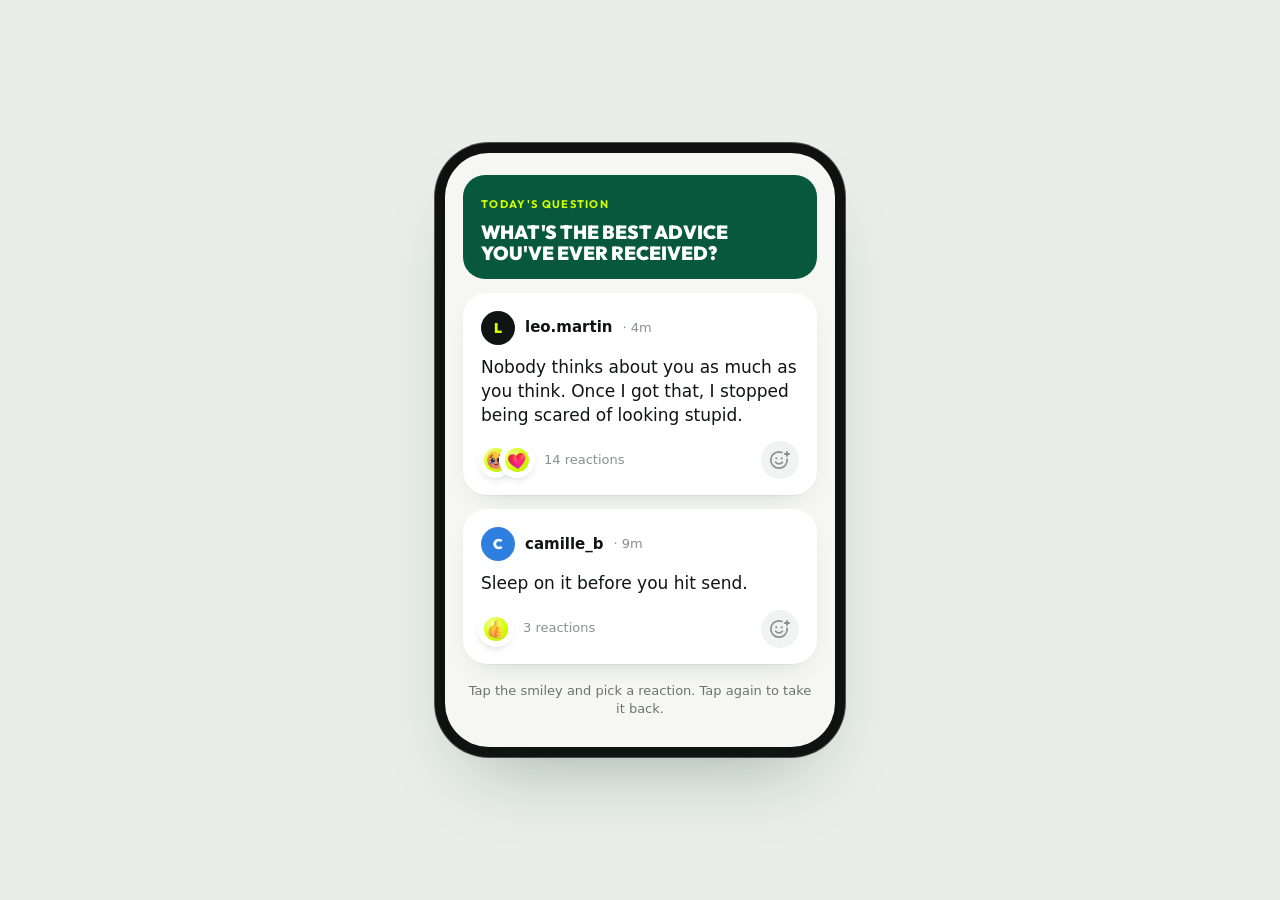
<file: design/reactions/index.html>
<!doctype html>
<html lang="en">
<meta charset="utf-8">
<meta name="viewport" content="width=device-width, initial-scale=1">
<title>Quesly reactions</title>
<link href="https://fonts.googleapis.com/css2?family=Outfit:wght@700;900&display=swap" rel="stylesheet">
<style>
  :root { --green: #07583D; --lime: #D4FF00; --ink: #111413; --paper: #F6F7F3; }
  * { box-sizing: border-box; margin: 0; }
  body { min-height: 100vh; display: grid; place-items: center; padding: 40px 16px; background: #E9EEEA; color: var(--ink);
    font: 16px/1.45 -apple-system, "Segoe UI", system-ui, sans-serif; }
  .phone { width: min(390px, 100%); background: var(--paper); border-radius: 44px; padding: 22px 18px 28px;
    box-shadow: 0 40px 80px -30px rgba(2, 42, 30, .35), 0 0 0 10px #111, 0 0 0 11px #555; }
  .q { background: var(--green); color: #fff; border-radius: 22px; padding: 16px 18px; }
  .q small { font: 700 11px/1 Outfit; letter-spacing: .12em; color: var(--lime); text-transform: uppercase; }
  .q b { display: block; margin-top: 8px; font: 900 19px/1.08 Outfit; text-transform: uppercase; }
  .card { position: relative; background: #fff; border-radius: 24px; padding: 18px 18px 16px; margin-top: 14px;
    box-shadow: 0 1px 0 rgba(0, 0, 0, .04), 0 12px 30px -18px rgba(2, 42, 30, .25); }
  .who { display: flex; align-items: center; gap: 10px; font-weight: 700; font-size: 15px; }
  .who span { font-weight: 400; color: #8a8f93; font-size: 13px; }
  .av { width: 34px; height: 34px; border-radius: 50%; display: grid; place-items: center; font: 900 14px Outfit; }
  .text { margin-top: 10px; font-size: 17px; line-height: 1.42; }
  .foot { display: flex; align-items: center; gap: 12px; margin-top: 14px; min-height: 34px; }
  .stuck { display: flex; align-items: center; }
  .stuck { padding-right: 9px; }
  .stuck .st { margin-right: -9px; }
  .count { font-size: 13px; color: #8a8f93; }
  .react { margin-left: auto; width: 38px; height: 38px; display: grid; place-items: center; border: 0; border-radius: 50%; background: #F1F3F2; cursor: pointer; transition: background-color .2s, transform .25s cubic-bezier(.34, 1.56, .64, 1); }
  .react:hover { background: #E6EAE8; transform: scale(1.08); }
  .react svg { width: 24px; height: 24px; fill: none; stroke: #8A918E; stroke-width: 1.7; stroke-linecap: round; }
  .react svg .f { fill: #8A918E; stroke: none; }
  .react svg .badge { fill: #F1F3F2; stroke: none; }
  .react svg .plus { stroke-width: 1.9; }

  /* Die-cut sticker: white rim, lime dot from the logo, a tilt of its own */
  .st { --s: 44px; width: var(--s); height: var(--s); flex: none; border-radius: 50%; display: grid; place-items: center; position: relative;
    background: #fff; box-shadow: 0 0 0 3px #fff, 0 4px 10px -2px rgba(2, 42, 30, .28), 0 1px 2px rgba(2, 42, 30, .18); rotate: var(--tilt, 0deg); }
  .st::before { content: ""; position: absolute; inset: 3px; border-radius: 50%; background: radial-gradient(circle at 35% 30%, #F1FF9A, var(--lime) 55%, #B5DA00); }
  .st img { position: relative; width: 64%; height: 64%; pointer-events: none; }
  .st.word { width: auto; height: calc(var(--s) * .78); padding: 0 calc(var(--s) * .27); border-radius: 999px; }
  .st.word::before { border-radius: 999px; background: var(--green); }
  .st.word b { position: relative; font: 900 calc(var(--s) * .36)/1 Outfit; color: var(--lime); letter-spacing: .02em; }
  .stuck .st { --s: 30px; }

  /* Picker */
  .picker { position: absolute; left: 12px; right: 12px; bottom: 58px; z-index: 5; display: flex; align-items: center; justify-content: space-between;
    padding: 10px 12px; border-radius: 999px; background: #fff; box-shadow: 0 18px 40px -16px rgba(2, 42, 30, .4), 0 0 0 1px rgba(17, 20, 19, .06);
    opacity: 0; transform: translateY(10px) scale(.9); pointer-events: none; transition: opacity .2s, transform .35s cubic-bezier(.34, 1.56, .64, 1); }
  .picker.open { opacity: 1; transform: none; pointer-events: auto; }
  .picker button { border: 0; background: none; padding: 0; cursor: pointer; }
  .picker .st { transition: transform .25s cubic-bezier(.34, 1.56, .64, 1); }
  .picker button:hover .st, .picker button:focus-visible .st { transform: translateY(-8px) scale(1.15); }
  .hint { margin-top: 18px; text-align: center; font-size: 13px; color: #6b7470; }

  /* The flying sticker that slaps onto the answer */
  .fly { position: fixed; z-index: 50; pointer-events: none; }
  @media (prefers-reduced-motion: reduce) { .picker, .picker .st { transition: none; } }
</style>

<div class="phone">
  <div class="q"><small>Today's question</small><b>What's the best advice you've ever received?</b></div>

  <article class="card" data-card>
    <div class="who"><div class="av" style="background:#111413;color:#D4FF00">L</div>leo.martin <span>· 4m</span></div>
    <p class="text">Nobody thinks about you as much as you think. Once I got that, I stopped being scared of looking stupid.</p>
    <div class="foot"><div class="stuck" data-stuck></div><span class="count" data-count></span>
      <button class="react" type="button" aria-label="Add a reaction" data-open><svg viewBox="0 0 24 24" aria-hidden="true"><circle cx="11" cy="12" r="8.2"/><circle cx="8.3" cy="10.3" r="1.1" class="f"/><circle cx="13.7" cy="10.3" r="1.1" class="f"/><path d="M7.6 14.2c1.8 2.3 5 2.3 6.8 0"/><circle cx="19" cy="6" r="4.6" class="badge"/><path d="M19 3.9v4.2M16.9 6h4.2" class="plus"/></svg></button></div>
    <div class="picker" role="menu" data-picker></div>
  </article>

  <article class="card" data-card>
    <div class="who"><div class="av" style="background:#2F7FE0;color:#fff">C</div>camille_b <span>· 9m</span></div>
    <p class="text">Sleep on it before you hit send.</p>
    <div class="foot"><div class="stuck" data-stuck></div><span class="count" data-count></span>
      <button class="react" type="button" aria-label="Add a reaction" data-open><svg viewBox="0 0 24 24" aria-hidden="true"><circle cx="11" cy="12" r="8.2"/><circle cx="8.3" cy="10.3" r="1.1" class="f"/><circle cx="13.7" cy="10.3" r="1.1" class="f"/><path d="M7.6 14.2c1.8 2.3 5 2.3 6.8 0"/><circle cx="19" cy="6" r="4.6" class="badge"/><path d="M19 3.9v4.2M16.9 6h4.2" class="plus"/></svg></button></div>
    <div class="picker" role="menu" data-picker></div>
  </article>

  <p class="hint">Tap the smiley and pick a reaction. Tap again to take it back.</p>
</div>

<script>
  const IMG = "../../assets/img/emoji/";
  const REACTIONS = [
    { id: "love", label: "Love", img: "heart.png", tilt: -8 },
    { id: "green", label: "Green heart", img: "green-heart.png", tilt: 7 },
    { id: "adore", label: "Adore", img: "hearts.png", tilt: -5 },
    { id: "touched", label: "Touched", img: "tears.png", tilt: -4 },
    { id: "like", label: "Like", img: "thumbs.png", tilt: 9 },
    { id: "same", label: "Same", word: "SAME", tilt: -6 },
  ];
  const sticker = (r) => r.word
    ? `<i class="st word" style="--tilt:${r.tilt}deg"><b>${r.word}</b></i>`
    : `<i class="st" style="--tilt:${r.tilt}deg"><img src="${IMG + r.img}" alt=""></i>`;
  const reduce = matchMedia("(prefers-reduced-motion: reduce)").matches;

  document.querySelectorAll("[data-card]").forEach((card, ci) => {
    const picker = card.querySelector("[data-picker]");
    const stuck = card.querySelector("[data-stuck]");
    const count = card.querySelector("[data-count]");
    const others = ci ? 3 : 14;
    let mine = null;

    picker.innerHTML = REACTIONS.map((r) => `<button type="button" role="menuitem" aria-label="${r.label}" data-r="${r.id}">${sticker(r)}</button>`).join("");
    const render = () => {
      const base = ci ? ["like"] : ["touched", "love"];
      const ids = mine ? [...base.filter((b) => b !== mine), mine] : base;
      stuck.innerHTML = ids.map((id) => sticker(REACTIONS.find((r) => r.id === id))).join("");
      count.textContent = mine ? `You and ${others} others` : `${others} reactions`;
    };
    render();

    card.querySelector("[data-open]").addEventListener("click", () => picker.classList.toggle("open"));
    stuck.addEventListener("click", () => { if (mine) { mine = null; render(); } });

    picker.addEventListener("click", (e) => {
      const btn = e.target.closest("[data-r]");
      if (!btn) return;
      const r = REACTIONS.find((x) => x.id === btn.dataset.r);
      const from = btn.querySelector(".st").getBoundingClientRect();
      picker.classList.remove("open");
      mine = r.id;
      render();
      const target = stuck.lastElementChild;
      if (reduce) return;
      // Slap: the sticker leaves the picker, arcs over, lands with a squash and a little wobble.
      const to = target.getBoundingClientRect();
      target.style.visibility = "hidden";
      const fly = document.createElement("div");
      fly.className = "fly";
      fly.innerHTML = sticker(r);
      fly.firstElementChild.style.setProperty("--s", "44px");
      document.body.append(fly);
      fly.style.left = from.left + "px"; fly.style.top = from.top + "px";
      const dx = to.left + to.width / 2 - (from.left + from.width / 2);
      const dy = to.top + to.height / 2 - (from.top + from.height / 2);
      const k = to.width / from.width;
      fly.animate([
        { transform: "translate(0,0) scale(1.15) rotate(-14deg)" },
        { transform: `translate(${dx * .55}px, ${dy * .55 - 70}px) scale(1.6) rotate(8deg)`, offset: .5 },
        { transform: `translate(${dx}px, ${dy}px) scale(${k * 1.25}, ${k * .8}) rotate(${r.tilt}deg)`, offset: .82 },
        { transform: `translate(${dx}px, ${dy}px) scale(${k}) rotate(${r.tilt}deg)` },
      ], { duration: 560, easing: "cubic-bezier(.3,.7,.4,1)" }).finished.then(() => {
        fly.remove();
        target.style.visibility = "";
        target.animate([{ rotate: `${r.tilt - 10}deg` }, { rotate: `${r.tilt + 6}deg` }, { rotate: `${r.tilt}deg` }], { duration: 320, easing: "ease-out" });
        if (navigator.vibrate) navigator.vibrate(12);
      });
    });
  });
</script>
</html>
</file>
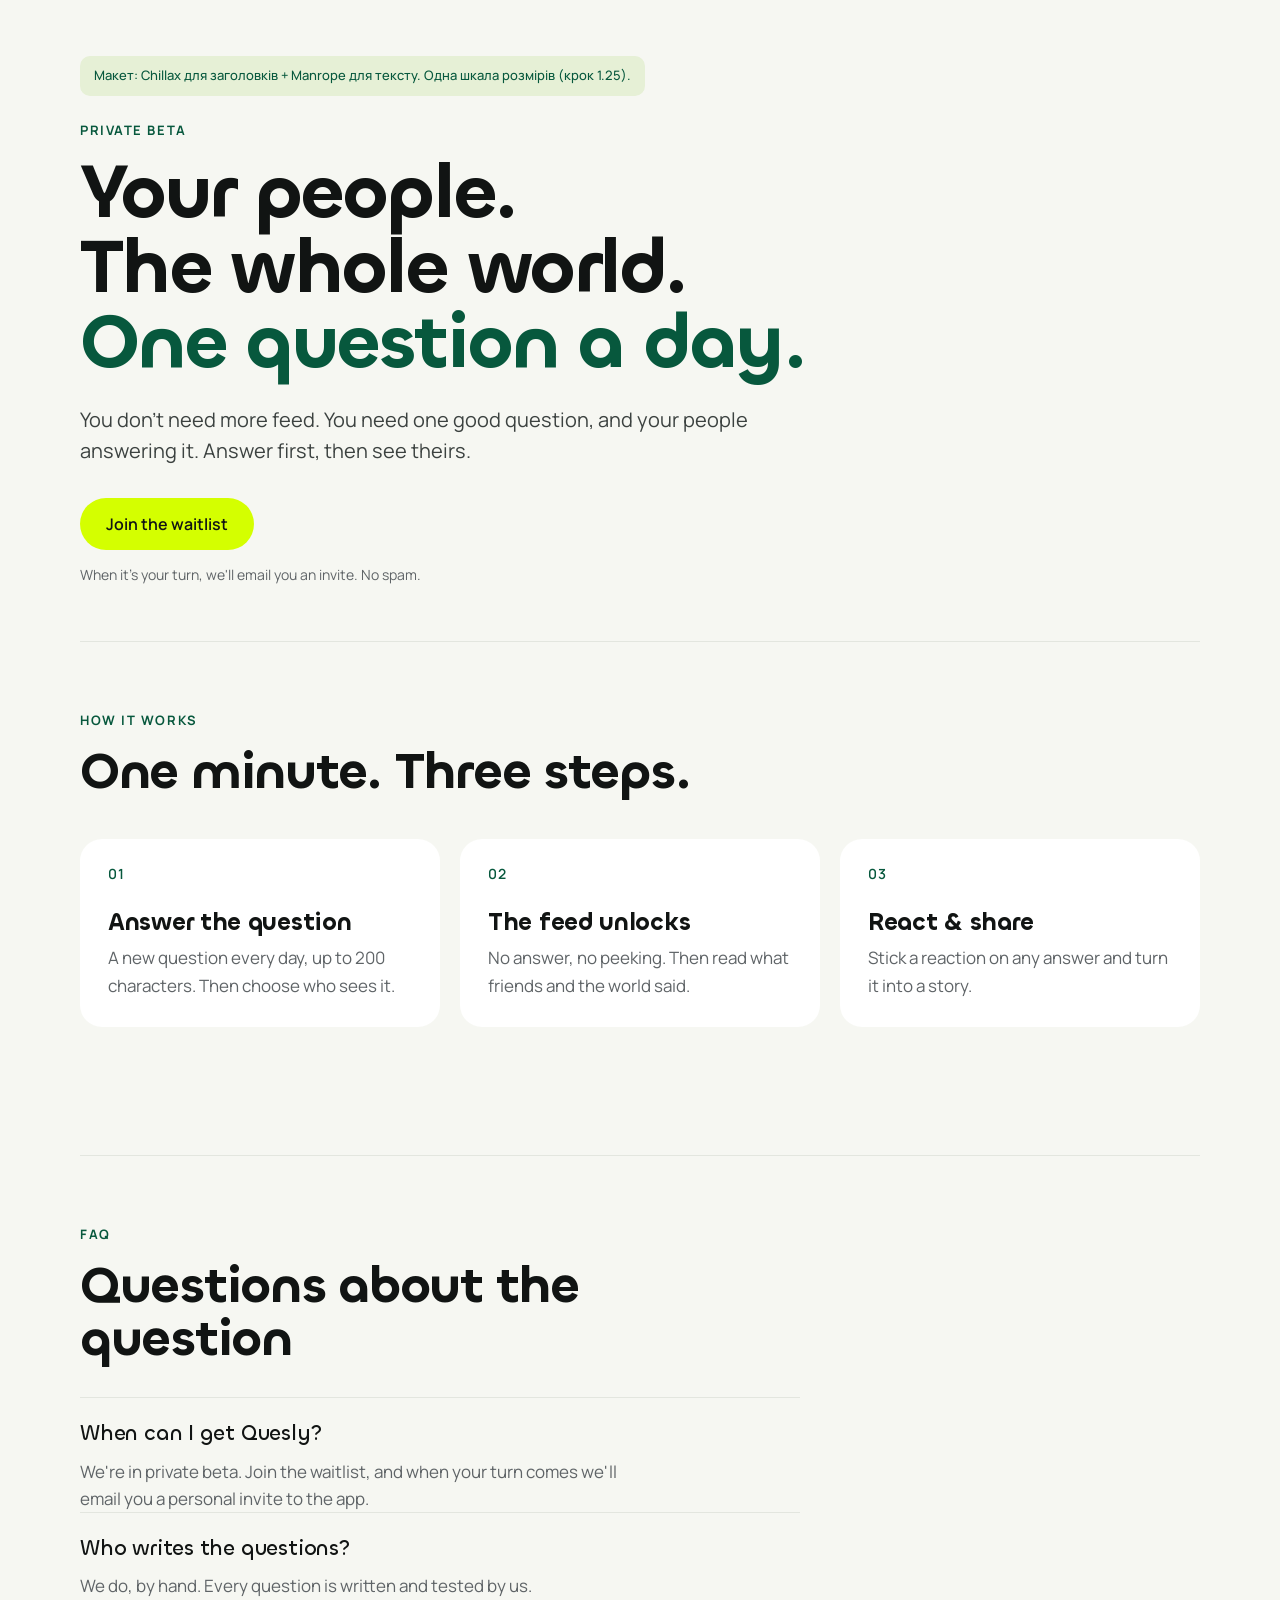
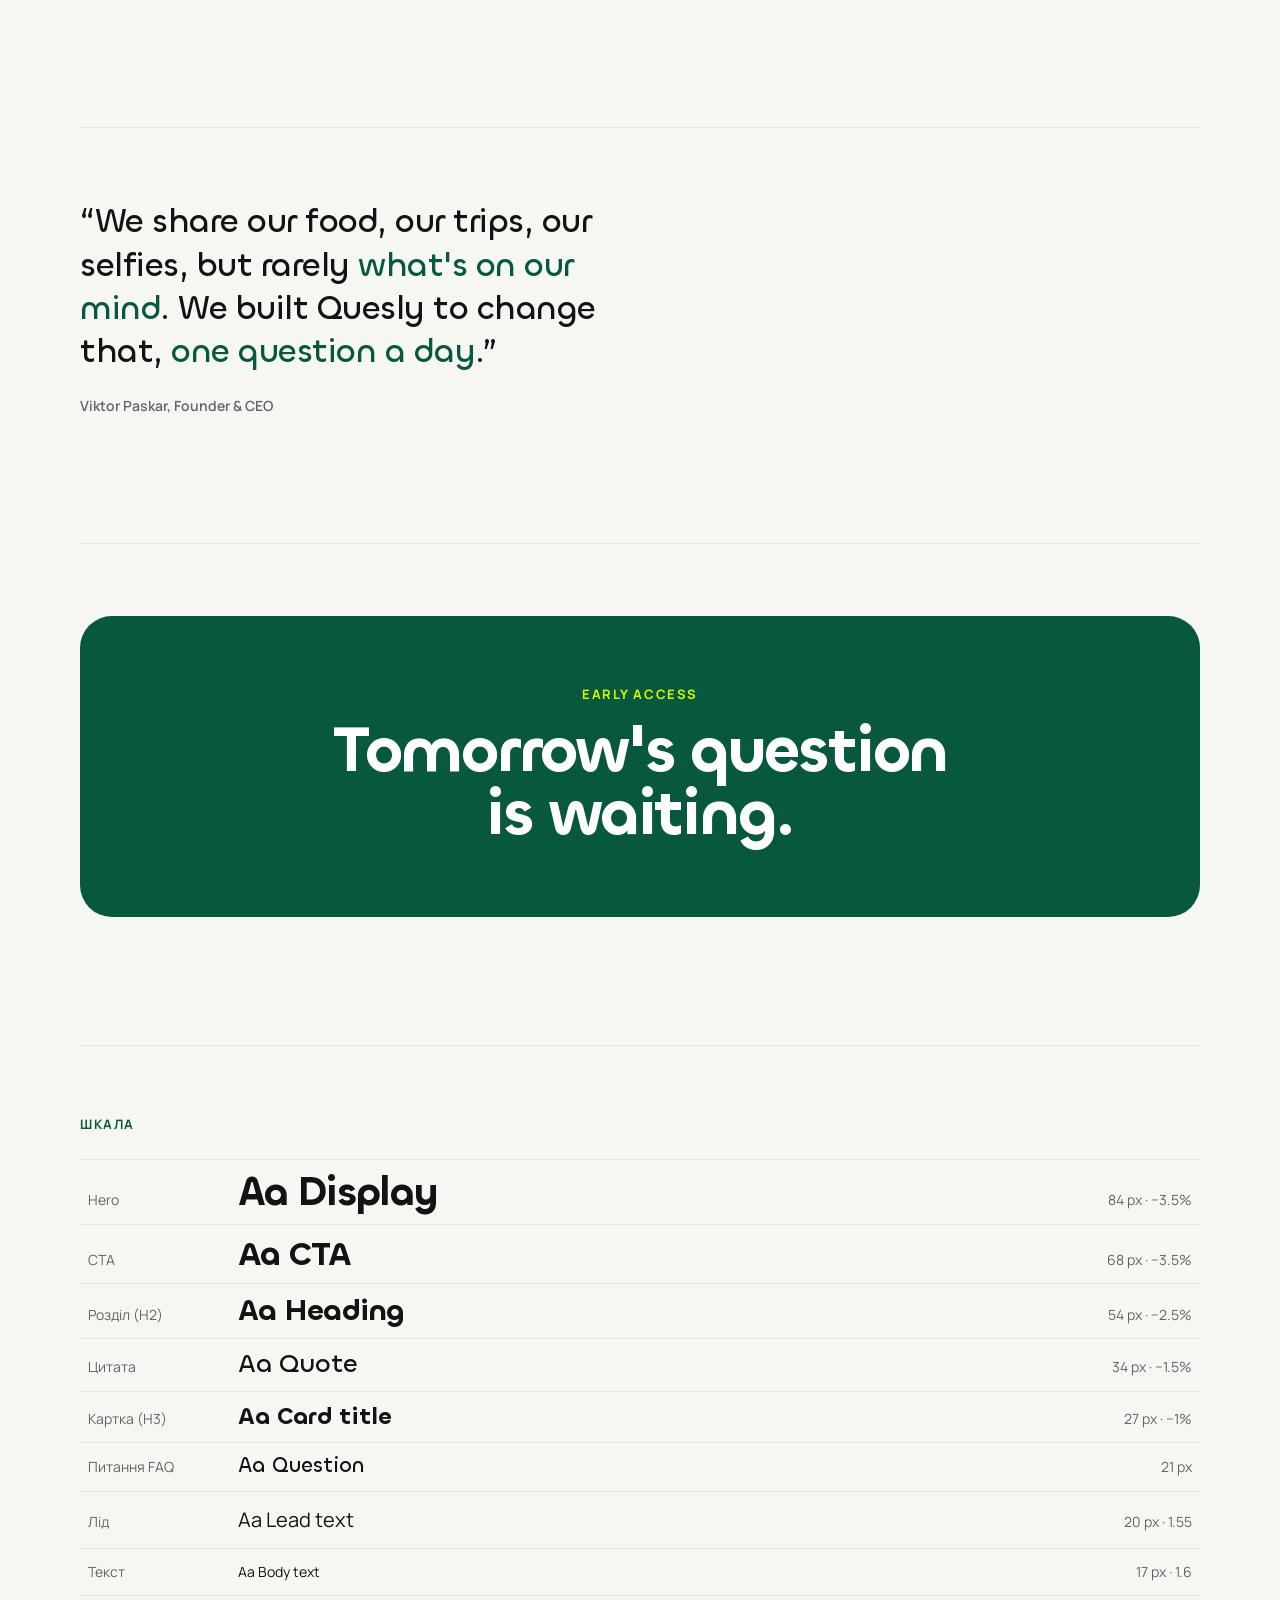
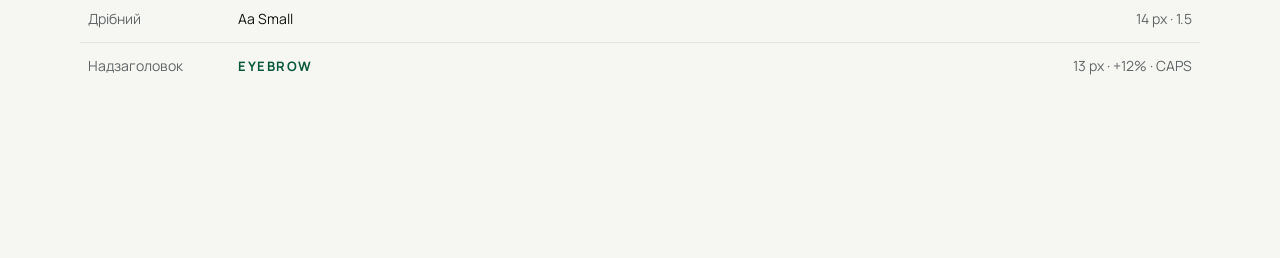
<file: design/typography/index.html>
<!doctype html>
<html lang="en">
<head>
<meta charset="utf-8">
<meta name="viewport" content="width=device-width, initial-scale=1">
<title>Quesly Typography</title>
<link rel="preconnect" href="https://fonts.googleapis.com">
<link href="https://fonts.googleapis.com/css2?family=Manrope:wght@400;500;600;700&display=swap" rel="stylesheet">
<style>
@font-face { font-family: "Chillax"; src: url("../../assets/fonts/Chillax-Medium.woff2") format("woff2"); font-weight: 500; }
@font-face { font-family: "Chillax"; src: url("../../assets/fonts/Chillax-Semibold.woff2") format("woff2"); font-weight: 600; }
:root{
  --display:"Chillax",sans-serif; --text:"Manrope",system-ui,sans-serif;
  --ink:#111413; --ink-2:#3c4240; --muted:#5f6467; --green:#07583d; --lime:#d4ff00; --bg:#f6f7f2; --line:#e3e6df;
  /* шкала 1.25, база 17 */
  --fs-display:clamp(48px,6vw,84px); --fs-h2:clamp(36px,4vw,54px); --fs-cta:clamp(42px,5vw,68px);
  --fs-quote:clamp(26px,2.6vw,34px); --fs-h3:clamp(22px,1.9vw,27px); --fs-q:21px;
  --fs-lead:20px; --fs-body:17px; --fs-small:14px; --fs-eyebrow:13px;
}
*{box-sizing:border-box;margin:0}
body{background:var(--bg);color:var(--ink);font:400 var(--fs-body)/1.6 var(--text);padding:0 16px}
.wrap{max-width:1120px;margin:0 auto;padding:56px 0 96px}
.note{font:500 13px/1.5 var(--text);color:var(--green);background:#e6f0d6;border-radius:10px;padding:10px 14px;margin:0 0 28px;display:inline-block}
.sec{padding:72px 0;margin-top:56px;border-top:1px solid var(--line)}
.eyebrow{font:700 var(--fs-eyebrow)/1 var(--text);letter-spacing:.12em;text-transform:uppercase;color:var(--green);margin-bottom:18px}
.display{font:600 var(--fs-display)/.98 var(--display);letter-spacing:-.035em}
.display em{font-style:normal;color:var(--green)}
.h2{font:600 var(--fs-h2)/1.04 var(--display);letter-spacing:-.025em;max-width:20ch}
.h3{font:600 var(--fs-h3)/1.15 var(--display);letter-spacing:-.012em;margin-bottom:8px}
.lead{font-size:var(--fs-lead);line-height:1.55;color:var(--ink-2);max-width:34em;margin-top:24px}
.body{color:var(--muted);max-width:32em}
.small{font-size:var(--fs-small);line-height:1.5;color:var(--muted)}
.btn{display:inline-block;font:600 16px/1 var(--text);background:var(--lime);color:var(--ink);padding:18px 26px;border-radius:999px;margin:32px 12px 14px 0}
.grid{display:grid;grid-template-columns:repeat(auto-fit,minmax(240px,1fr));gap:20px;margin-top:40px}
.card{background:#fff;border-radius:22px;padding:28px}
.num{font:600 var(--fs-small)/1 var(--text);color:var(--green);letter-spacing:.06em;display:block;margin-bottom:28px}
.faq{max-width:720px;margin-top:32px}
.faq h4{font:500 var(--fs-q)/1.3 var(--display);letter-spacing:-.01em;padding:22px 0 10px;border-top:1px solid var(--line)}
.quote{font:500 var(--fs-quote)/1.3 var(--display);letter-spacing:-.015em;max-width:24ch}
.quote mark{background:none;color:var(--green)}
.cite{font:600 var(--fs-small)/1.4 var(--text);color:var(--muted);margin-top:22px}
.cta{background:var(--green);color:#fff;border-radius:32px;padding:72px 40px;text-align:center}
.cta .display{font-size:var(--fs-cta)}
.scale{width:100%;border-collapse:collapse;margin-top:28px;font-size:var(--fs-small)}
.scale td{padding:12px 8px;border-top:1px solid var(--line);vertical-align:baseline}
.scale td:first-child{color:var(--muted);width:150px}
.scale td:last-child{color:var(--muted);text-align:right;white-space:nowrap}
</style>
</head>
<body>
<div class="wrap">
  <p class="note">Макет: Chillax для заголовків + Manrope для тексту. Одна шкала розмірів (крок 1.25).</p>

  <section>
    <p class="eyebrow">Private beta</p>
    <h1 class="display">Your people.<br>The whole world.<br><em>One question a day.</em></h1>
    <p class="lead">You don't need more feed. You need one good question, and your people answering it. Answer first, then see theirs.</p>
    <a class="btn">Join the waitlist</a>
    <p class="small">When it's your turn, we'll email you an invite. No spam.</p>
  </section>

  <section class="sec">
    <p class="eyebrow">How it works</p>
    <h2 class="h2">One minute. Three steps.</h2>
    <div class="grid">
      <div class="card"><span class="num">01</span><h3 class="h3">Answer the question</h3><p class="body">A new question every day, up to 200 characters. Then choose who sees it.</p></div>
      <div class="card"><span class="num">02</span><h3 class="h3">The feed unlocks</h3><p class="body">No answer, no peeking. Then read what friends and the world said.</p></div>
      <div class="card"><span class="num">03</span><h3 class="h3">React &amp; share</h3><p class="body">Stick a reaction on any answer and turn it into a story.</p></div>
    </div>
  </section>

  <section class="sec">
    <p class="eyebrow">FAQ</p>
    <h2 class="h2">Questions about the question</h2>
    <div class="faq">
      <h4>When can I get Quesly?</h4>
      <p class="body">We're in private beta. Join the waitlist, and when your turn comes we'll email you a personal invite to the app.</p>
      <h4>Who writes the questions?</h4>
      <p class="body">We do, by hand. Every question is written and tested by us.</p>
    </div>
  </section>

  <section class="sec">
    <p class="quote">“We share our food, our trips, our selfies, but rarely <mark>what's on our mind</mark>. We built Quesly to change that, <mark>one question a day</mark>.”</p>
    <p class="cite">Viktor Paskar, Founder &amp; CEO</p>
  </section>

  <section class="sec">
    <div class="cta">
      <p class="eyebrow" style="color:var(--lime)">Early access</p>
      <h2 class="display">Tomorrow's question<br>is waiting.</h2>
    </div>
  </section>

  <section class="sec">
    <p class="eyebrow">Шкала</p>
    <table class="scale">
      <tr><td>Hero</td><td style="font:600 40px/1 var(--display);letter-spacing:-.035em">Aa Display</td><td>84 px · −3.5%</td></tr>
      <tr><td>CTA</td><td style="font:600 34px/1 var(--display);letter-spacing:-.03em">Aa CTA</td><td>68 px · −3.5%</td></tr>
      <tr><td>Розділ (H2)</td><td style="font:600 30px/1 var(--display);letter-spacing:-.025em">Aa Heading</td><td>54 px · −2.5%</td></tr>
      <tr><td>Цитата</td><td style="font:500 26px/1 var(--display)">Aa Quote</td><td>34 px · −1.5%</td></tr>
      <tr><td>Картка (H3)</td><td style="font:600 24px/1 var(--display)">Aa Card title</td><td>27 px · −1%</td></tr>
      <tr><td>Питання FAQ</td><td style="font:500 21px/1 var(--display)">Aa Question</td><td>21 px</td></tr>
      <tr><td>Лід</td><td style="font-size:20px">Aa Lead text</td><td>20 px · 1.55</td></tr>
      <tr><td>Текст</td><td>Aa Body text</td><td>17 px · 1.6</td></tr>
      <tr><td>Дрібний</td><td style="font-size:14px">Aa Small</td><td>14 px · 1.5</td></tr>
      <tr><td>Надзаголовок</td><td><span class="eyebrow" style="margin:0">Eyebrow</span></td><td>13 px · +12% · CAPS</td></tr>
    </table>
  </section>
</div>
</body>
</html>
</file>
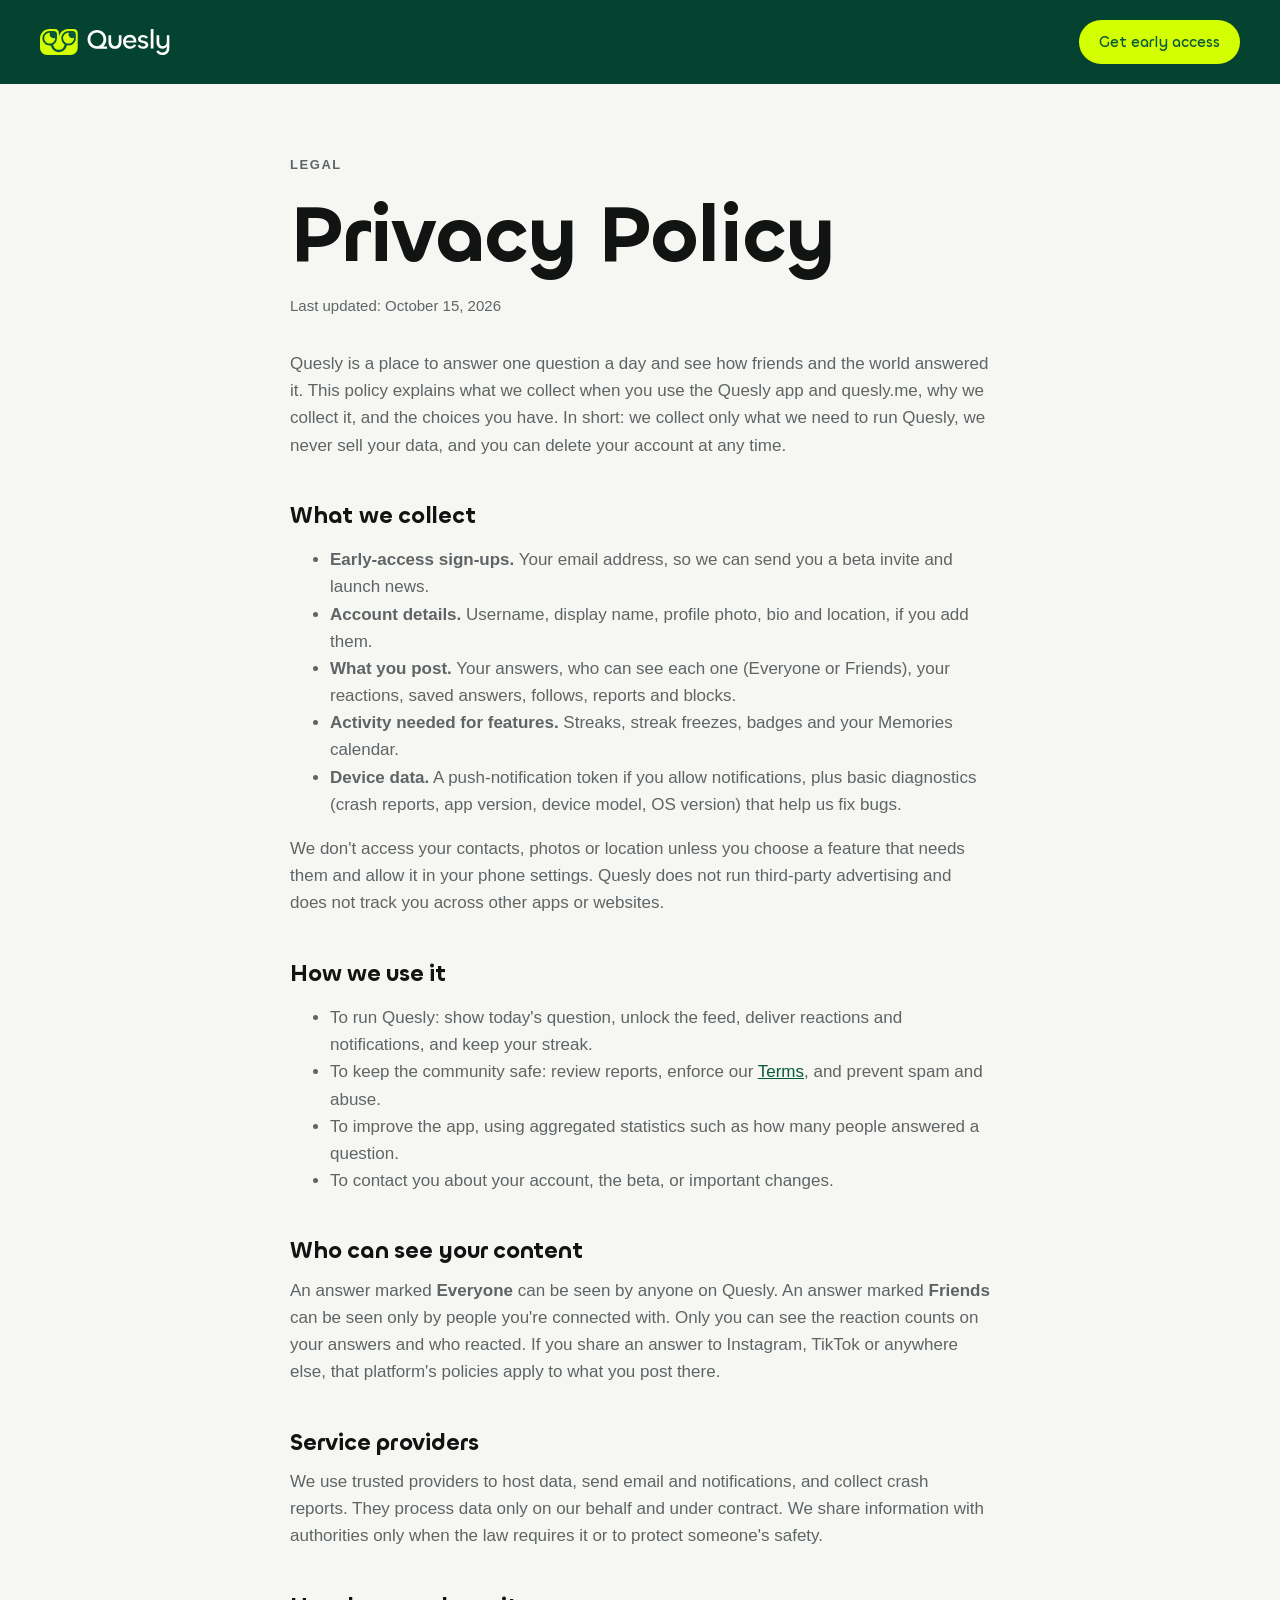
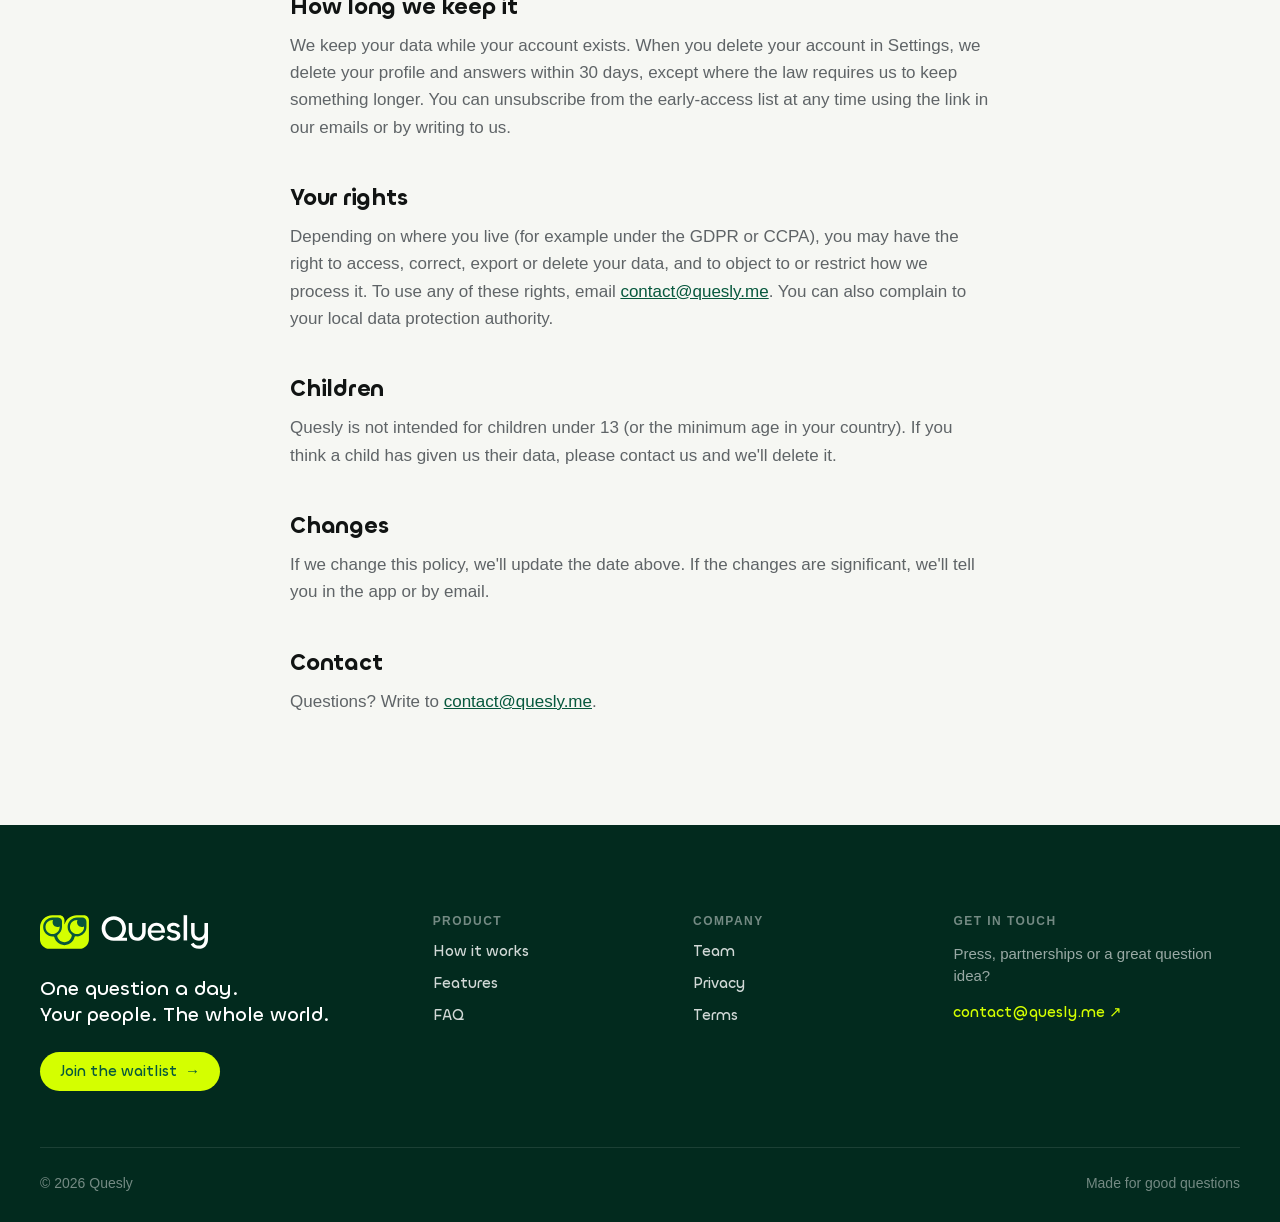
<file: privacy.html>
<!doctype html>
<html lang="en">
<head>
  <meta charset="utf-8">
  <meta name="viewport" content="width=device-width, initial-scale=1, viewport-fit=cover">
  <title>Privacy Policy — Quesly</title>
  <meta name="description" content="How Quesly collects, uses and protects your data.">
  <meta name="theme-color" content="#044330">
  <link rel="canonical" href="https://quesly.me/privacy">
  <link rel="icon" type="image/svg+xml" href="assets/img/favicon.svg">
  <link rel="icon" type="image/png" sizes="32x32" href="assets/img/favicon-32.png">
  <link rel="apple-touch-icon" href="assets/img/apple-touch-icon.png">
  <link rel="stylesheet" href="assets/css/styles.css">
</head>
<body>
<svg width="0" height="0" style="position:absolute" aria-hidden="true">
  <symbol id="logo" viewBox="0 0 3000 602"><g fill="var(--logo-text, #191919)"><path d="M1553.9 459.338H1313.2C1192.54 456.181 1100.94 362.126 1100.94 239.664C1100.94 117.202 1196.33 21.8833 1318.89 21.8833C1440.82 21.8833 1535.58 117.202 1535.58 239.664C1535.58 305.313 1509.04 363.388 1466.09 403.157C1472.4 402.525 1479.35 402.525 1485.04 402.525H1553.9V459.338ZM1318.89 398.107C1402.28 398.107 1469.24 328.669 1469.24 239.664C1469.24 151.92 1402.91 83.1143 1318.89 83.1143C1234.87 83.1143 1167.27 151.92 1167.27 239.664C1167.27 328.669 1234.24 398.107 1318.89 398.107Z"/><path d="M1735.24 398.738C1792.73 398.738 1824.32 348.869 1824.32 291.426V142.452H1886.86V299.001C1886.86 388.638 1832.53 459.338 1735.24 459.338C1639.22 459.338 1584.89 388.007 1584.89 298.37V142.452H1647.43V292.057C1647.43 348.869 1678.39 398.738 1735.24 398.738Z"/><path d="M2087.31 458.706C1993.19 458.706 1923.06 390.532 1923.06 295.213C1923.06 206.208 1986.87 133.614 2079.73 133.614C2173.23 133.614 2231.35 201.158 2231.35 287.638V312.888H1983.71C1990.66 365.913 2031.09 403.157 2086.68 403.157C2124.59 403.157 2158.7 386.744 2177.02 352.657L2225.03 377.276C2197.87 430.3 2147.96 458.706 2087.31 458.706ZM1986.24 272.488H2168.81C2166.28 223.251 2130.27 189.795 2079.1 189.795C2026.67 189.795 1992.55 226.407 1986.24 272.488Z"/><path d="M2385.62 458.706C2328.13 458.706 2283.91 435.982 2259.9 389.901L2307.91 363.388C2323.71 394.319 2348.98 405.682 2383.09 405.682C2418.47 405.682 2445.63 391.163 2445.63 364.019C2445.63 299.001 2268.11 348.238 2268.11 230.195C2268.11 175.908 2316.13 136.139 2383.72 136.139C2441.21 136.139 2480.38 162.651 2499.96 198.633L2451.95 225.776C2438.68 198.633 2413.41 189.164 2384.99 189.164C2355.93 189.164 2330.66 204.314 2330.66 228.932C2330.66 292.057 2508.17 245.976 2508.17 362.757C2508.17 421.463 2451.32 458.706 2385.62 458.706Z"/><path d="M2564.56 0.420898H2627.1V451.763H2564.56V0.420898Z"/><path d="M2838.91 602C2773.21 602 2718.88 574.225 2691.08 519.306L2742.88 490.9C2760.57 524.356 2795.32 543.925 2837.64 543.925C2903.34 543.925 2937.46 494.688 2937.46 427.775V400.632C2919.14 435.35 2886.29 456.181 2839.54 456.181C2744.78 456.181 2698.66 393.688 2698.66 302.788V142.452H2760.57V299.632C2760.57 357.707 2790.9 397.475 2847.12 397.475C2901.45 397.475 2936.83 352.026 2936.83 295.213V142.452H3000V427.144C3000 530.669 2939.35 602 2838.91 602Z"/></g><g fill="var(--logo-mark, #08563B)"><path d="M349.586 0C397.844 -4.79211e-06 436.965 39.1031 436.965 87.3389V157.594C436.988 157.745 437 157.9 437 158.058C437 161.472 441.75 162.215 442.837 159.058C466.055 67.7774 555.077 0.000131792 655.065 0H786.133C834.391 -4.79211e-06 873.512 39.1031 873.512 87.3389V218.347C873.512 220.798 873.471 223.239 873.391 225.671V433.608C873.391 526.608 797.964 602 704.922 602H168.469C75.4264 602 0.00016505 526.608 0 433.608V217.219H0.0761719C0.683674 97.1482 98.2505 1.19429e-05 218.519 0H349.586Z"/></g><g fill="var(--logo-face, #D4FF00)"><path d="M319.789 43.6494C348.521 43.6494 373.381 60.2185 385.328 84.3187C390.22 94.1286 392.972 105.192 392.972 116.898V127.767C392.972 129.032 392.945 130.291 392.889 131.542V211.786L392.886 212.874C392.515 271.433 362.194 322.889 316.463 352.709C309.955 356.952 305.732 364.236 306.987 371.903C308.617 381.866 311.394 391.632 315.278 401.002C321.89 416.956 331.583 431.452 343.801 443.663C356.02 455.873 370.526 465.56 386.49 472.168C402.412 478.759 419.474 482.158 436.707 482.176C453.932 482.155 470.987 478.756 486.902 472.168C502.866 465.56 517.372 455.873 529.591 443.663C541.809 431.452 551.502 416.956 558.114 401.002C563.193 388.749 566.379 375.82 567.583 362.657C568.199 355.93 564.681 349.656 559.308 345.56C519.013 314.842 493.01 266.35 493.01 211.786C493.01 119.29 567.735 44.2376 660.136 43.6527L661.224 43.6494H756.337C796.71 43.6494 829.438 76.3628 829.438 116.717V211.786L829.435 212.874C828.849 305.233 753.763 379.923 661.224 379.923L660.136 379.92C654.453 379.884 646.674 379.02 639.47 378.013C628.594 376.492 618.174 383.498 615.57 394.167C613.274 403.577 610.327 414.349 607.403 421.405C598.109 443.827 584.487 464.201 567.315 481.362C550.142 498.523 529.755 512.137 507.318 521.424C484.972 530.674 461.029 535.452 436.845 535.491V535.492C436.795 535.492 436.745 535.492 436.696 535.491C436.646 535.492 436.597 535.492 436.547 535.492V535.491C412.363 535.452 388.419 530.674 366.074 521.424C343.637 512.137 323.25 498.523 306.077 481.362C288.905 464.201 275.282 443.827 265.989 421.405C262.764 413.626 260.083 405.653 257.956 397.543C255.098 386.648 244.681 379.122 233.432 379.699C230.532 379.848 227.612 379.923 224.676 379.923L223.588 379.92C131.187 379.335 56.462 304.283 56.4619 211.786C56.4619 119.29 131.187 44.2376 223.588 43.6527L224.676 43.6494H319.789ZM224.676 85.7473C155.034 85.7473 98.579 142.177 98.579 211.786C98.579 281.396 155.034 337.826 224.676 337.826C294.317 337.826 350.772 281.396 350.772 211.786C350.772 206.823 345.354 203.651 340.76 205.531C330.945 209.548 320.201 211.763 308.939 211.763C262.529 211.763 224.906 174.156 224.906 127.767C224.906 116.545 227.109 105.837 231.105 96.051C233.033 91.328 229.777 85.7473 224.676 85.7473ZM661.224 85.7473C591.583 85.7473 535.128 142.177 535.128 211.786C535.128 281.396 591.583 337.826 661.224 337.826C730.865 337.826 787.321 281.396 787.321 211.786C787.321 206.775 781.841 203.578 777.206 205.483C767.36 209.53 756.576 211.763 745.27 211.763C698.86 211.763 661.237 174.156 661.237 127.767C661.237 116.468 663.47 105.69 667.518 95.8493C669.422 91.2208 666.229 85.7473 661.224 85.7473Z" fill-rule="evenodd" clip-rule="evenodd"/></g></symbol>
  <symbol id="mark" viewBox="0 -4 111 90"><g fill="currentColor"><rect x="0" y="-1.13" width="110.70" height="21.32"/><rect x="0" y="59.55" width="110.70" height="21.32"/><circle cx="20.83" cy="39.87" r="13.94"/><circle cx="55.35" cy="39.87" r="13.94"/><circle cx="89.87" cy="39.87" r="13.94"/></g></symbol>
  <symbol id="i-arrow" viewBox="0 0 24 24"><path d="M5 12h14m-6-6 6 6-6 6" fill="none" stroke="currentColor" stroke-width="2.2" stroke-linecap="round" stroke-linejoin="round"/></symbol>
  <symbol id="i-check" viewBox="0 0 24 24"><circle cx="12" cy="12" r="10" fill="currentColor" opacity=".14"/><path d="m7.5 12.3 3 3 6-6.3" fill="none" stroke="currentColor" stroke-width="2.2" stroke-linecap="round" stroke-linejoin="round"/></symbol>
  <symbol id="i-clock" viewBox="0 0 24 24"><g fill="none" stroke="currentColor" stroke-width="2" stroke-linecap="round"><circle cx="12" cy="12" r="9"/><path d="M12 7.5V12l3 2"/></g></symbol>
  <symbol id="i-lock" viewBox="0 0 24 24"><g fill="none" stroke="currentColor" stroke-width="2" stroke-linecap="round" stroke-linejoin="round"><rect x="5" y="10.5" width="14" height="10" rx="3"/><path d="M8.5 10.5V8a3.5 3.5 0 0 1 7 0v2.5"/></g></symbol>
  <symbol id="i-widget" viewBox="0 0 24 24"><g fill="none" stroke="currentColor" stroke-width="2" stroke-linejoin="round"><rect x="3.5" y="3.5" width="7" height="7" rx="2"/><rect x="13.5" y="3.5" width="7" height="7" rx="2"/><rect x="3.5" y="13.5" width="17" height="7" rx="2"/></g></symbol>
  <symbol id="i-phone" viewBox="0 0 24 24"><g fill="none" stroke="currentColor" stroke-width="2" stroke-linecap="round"><rect x="6" y="2.5" width="12" height="19" rx="3"/><path d="M10.5 18.5h3"/></g></symbol>
  <symbol id="i-users" viewBox="0 0 24 24"><g fill="none" stroke="currentColor" stroke-width="2" stroke-linecap="round"><circle cx="9" cy="8" r="3.5"/><path d="M2.5 20a6.5 6.5 0 0 1 13 0"/><path d="M16 4.6a3.5 3.5 0 0 1 0 6.8M18.5 14.4A6.5 6.5 0 0 1 21.5 20"/></g></symbol>
  <symbol id="i-share" viewBox="0 0 24 24"><g fill="none" stroke="currentColor" stroke-width="2" stroke-linecap="round" stroke-linejoin="round"><path d="M12 14V3.5m-4 4 4-4 4 4"/><path d="M8 10.5H6.5a2 2 0 0 0-2 2V19a2 2 0 0 0 2 2h11a2 2 0 0 0 2-2v-6.5a2 2 0 0 0-2-2H16"/></g></symbol>
  <symbol id="i-palette" viewBox="0 0 24 24"><g fill="none" stroke="currentColor" stroke-width="2" stroke-linecap="round"><path d="M12 3a9 9 0 1 0 0 18c1.2 0 1.8-.8 1.8-1.7 0-1.2-1-1.6-1-2.6 0-1 .8-1.7 1.8-1.7H17a4 4 0 0 0 4-4C21 6.6 17 3 12 3Z"/><circle cx="7.5" cy="11" r="1" fill="currentColor"/><circle cx="10.5" cy="7.5" r="1" fill="currentColor"/><circle cx="15" cy="7.5" r="1" fill="currentColor"/></g></symbol>
  <symbol id="i-sparkle" viewBox="0 0 24 24"><path d="M12 3c.6 4.6 2.4 6.4 7 7-4.6.6-6.4 2.4-7 7-.6-4.6-2.4-6.4-7-7 4.6-.6 6.4-2.4 7-7Z" fill="currentColor"/></symbol>
</svg>
<a class="skip" href="#main">Skip to content</a>
<header class="nav solid">
  <div class="wrap nav-inner">
    <a class="logo" href="./" aria-label="Quesly — home"><svg aria-hidden="true"><use href="#logo"/></svg></a>
    <a class="btn btn-lime btn-sm" href="./#join" style="margin-left:auto">Get early access</a>
  </div>
</header>
<main id="main" class="legal on-light">
  <div class="wrap">
    <p class="eyebrow">Legal</p>
    <h1 style="margin-top:16px">Privacy Policy</h1>
    <p class="updated">Last updated: October 15, 2026</p>

    <p style="margin-top:32px">Quesly is a place to answer one question a day and see how friends and the world answered it. This policy explains what we collect when you use the Quesly app and quesly.me, why we collect it, and the choices you have. In short: we collect only what we need to run Quesly, we never sell your data, and you can delete your account at any time.</p>

    <h2>What we collect</h2>
    <ul>
      <li><b>Early-access sign-ups.</b> Your email address, so we can send you a beta invite and launch news.</li>
      <li><b>Account details.</b> Username, display name, profile photo, bio and location, if you add them.</li>
      <li><b>What you post.</b> Your answers, who can see each one (Everyone or Friends), your reactions, saved answers, follows, reports and blocks.</li>
      <li><b>Activity needed for features.</b> Streaks, streak freezes, badges and your Memories calendar.</li>
      <li><b>Device data.</b> A push-notification token if you allow notifications, plus basic diagnostics (crash reports, app version, device model, OS version) that help us fix bugs.</li>
    </ul>
    <p>We don't access your contacts, photos or location unless you choose a feature that needs them and allow it in your phone settings. Quesly does not run third-party advertising and does not track you across other apps or websites.</p>

    <h2>How we use it</h2>
    <ul>
      <li>To run Quesly: show today's question, unlock the feed, deliver reactions and notifications, and keep your streak.</li>
      <li>To keep the community safe: review reports, enforce our <a href="terms">Terms</a>, and prevent spam and abuse.</li>
      <li>To improve the app, using aggregated statistics such as how many people answered a question.</li>
      <li>To contact you about your account, the beta, or important changes.</li>
    </ul>

    <h2>Who can see your content</h2>
    <p>An answer marked <b>Everyone</b> can be seen by anyone on Quesly. An answer marked <b>Friends</b> can be seen only by people you're connected with. Only you can see the reaction counts on your answers and who reacted. If you share an answer to Instagram, TikTok or anywhere else, that platform's policies apply to what you post there.</p>

    <h2>Service providers</h2>
    <p>We use trusted providers to host data, send email and notifications, and collect crash reports. They process data only on our behalf and under contract. We share information with authorities only when the law requires it or to protect someone's safety.</p>

    <h2>How long we keep it</h2>
    <p>We keep your data while your account exists. When you delete your account in Settings, we delete your profile and answers within 30 days, except where the law requires us to keep something longer. You can unsubscribe from the early-access list at any time using the link in our emails or by writing to us.</p>

    <h2>Your rights</h2>
    <p>Depending on where you live (for example under the GDPR or CCPA), you may have the right to access, correct, export or delete your data, and to object to or restrict how we process it. To use any of these rights, email <a href="mailto:contact@quesly.me">contact@quesly.me</a>. You can also complain to your local data protection authority.</p>

    <h2>Children</h2>
    <p>Quesly is not intended for children under 13 (or the minimum age in your country). If you think a child has given us their data, please contact us and we'll delete it.</p>

    <h2>Changes</h2>
    <p>If we change this policy, we'll update the date above. If the changes are significant, we'll tell you in the app or by email.</p>

    <h2>Contact</h2>
    <p>Questions? Write to <a href="mailto:contact@quesly.me">contact@quesly.me</a>.</p>
  </div>
</main>
<footer class="footer">
  <div class="wrap">
    <div class="fx-top">
      <div class="fx-brand">
        <a class="fx-logo" href="/" aria-label="Quesly, home"><svg><use href="#logo"/></svg></a>
        <p class="fx-tag">One question a day.<br>Your people. The whole world.</p>
        <a class="fx-cta" href="/#join">Join the waitlist <span aria-hidden="true">&#8594;</span></a>
      </div>
      <nav class="fx-col" aria-label="Product">
        <h3>Product</h3>
        <a href="/#how">How it works</a>
        <a href="/#features">Features</a>
        <a href="/#faq">FAQ</a>
      </nav>
      <nav class="fx-col" aria-label="Company">
        <h3>Company</h3>
        <a href="/#team">Team</a>
        <a href="/privacy">Privacy</a>
        <a href="/terms">Terms</a>
      </nav>
      <div class="fx-col">
        <h3>Get in touch</h3>
        <p>Press, partnerships or a great question idea?</p>
        <a class="join-mail fx-mail" href="mailto:contact@quesly.me" data-email="contact@quesly.me">contact@quesly.me <span aria-hidden="true">&#8599;</span></a>
      </div>
    </div>
    <div class="footer-bottom fx-bottom">
      <span>© <span data-year>2026</span> Quesly</span>
      <span>Made for good questions</span>
    </div>
  </div>
</footer>
</body>
</html>
</file>
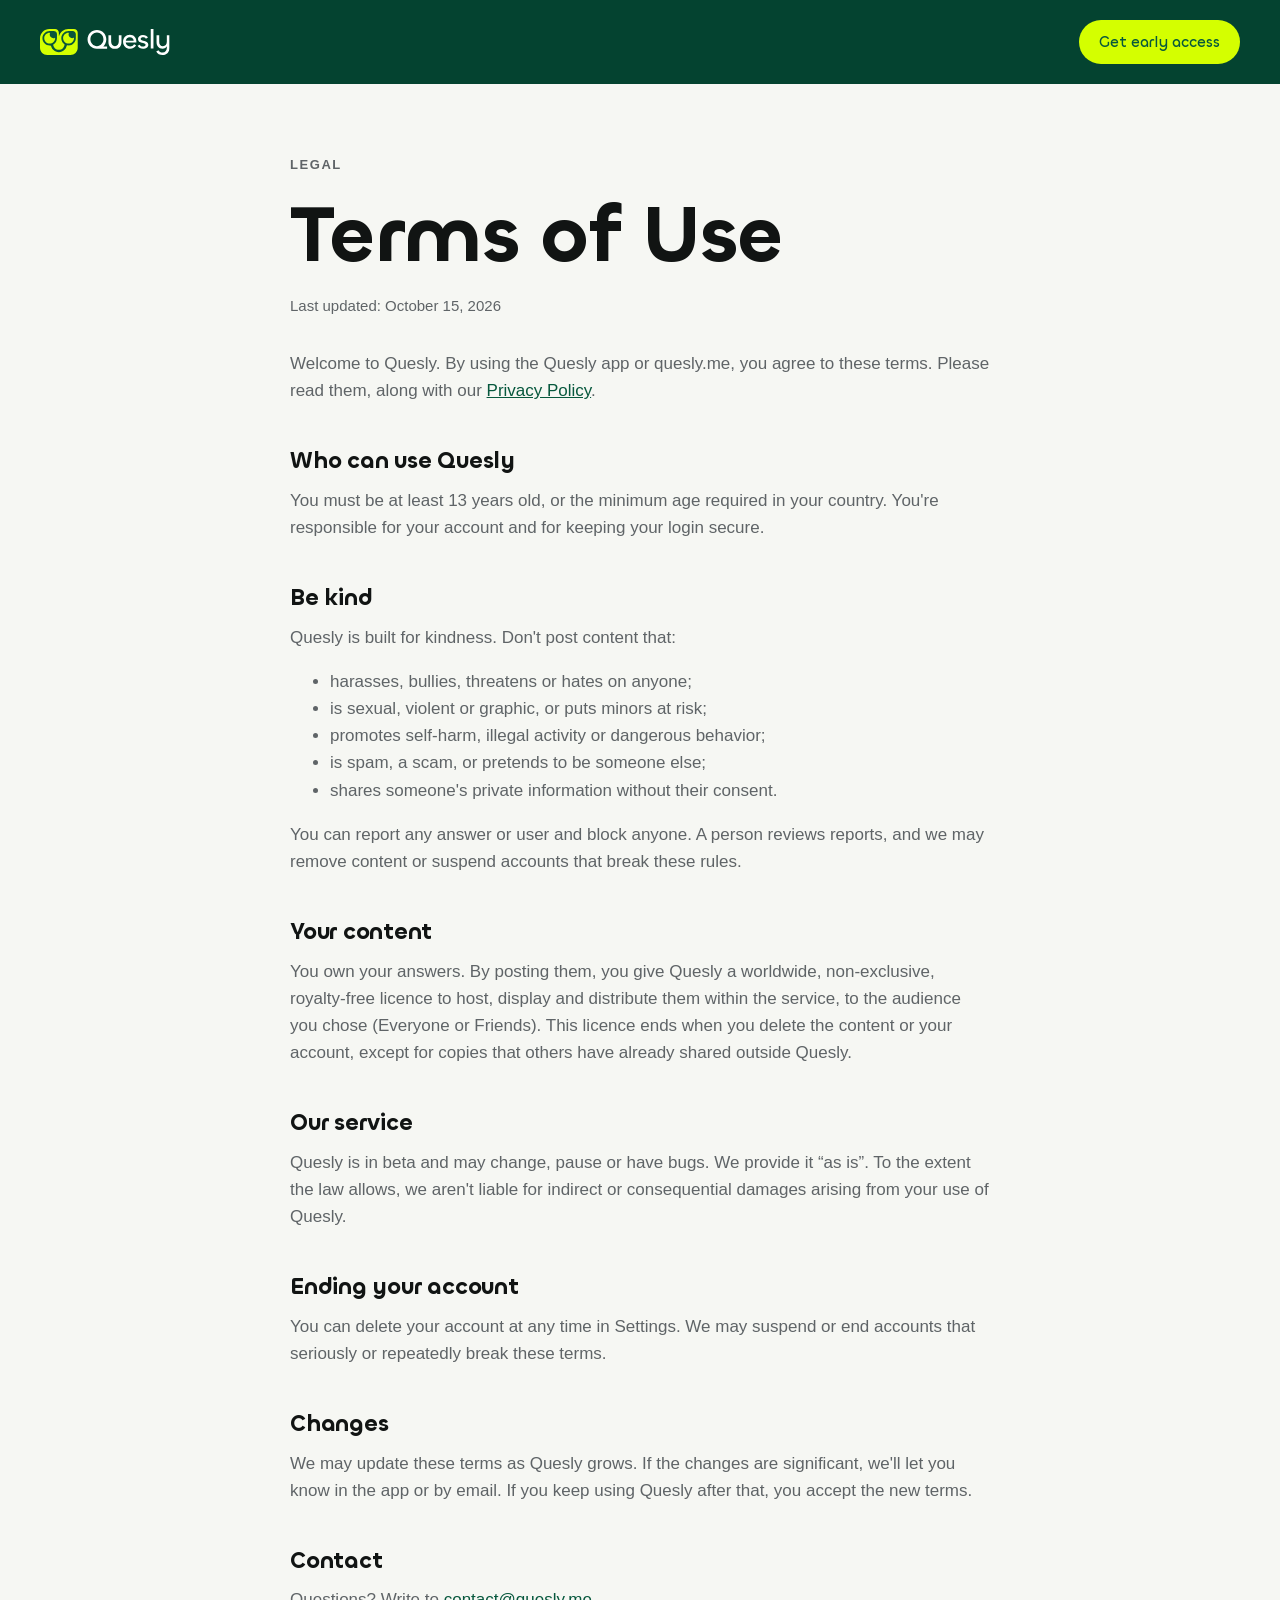
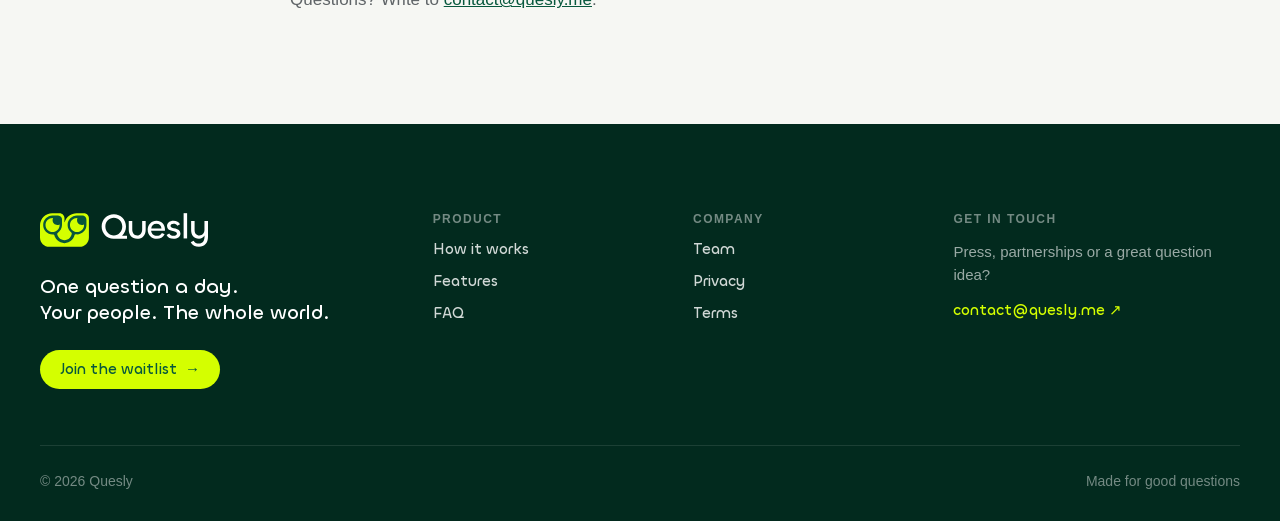
<file: terms.html>
<!doctype html>
<html lang="en">
<head>
  <meta charset="utf-8">
  <meta name="viewport" content="width=device-width, initial-scale=1, viewport-fit=cover">
  <title>Terms of Use — Quesly</title>
  <meta name="description" content="The rules for using Quesly.">
  <meta name="theme-color" content="#044330">
  <link rel="canonical" href="https://quesly.me/terms">
  <link rel="icon" type="image/svg+xml" href="assets/img/favicon.svg">
  <link rel="icon" type="image/png" sizes="32x32" href="assets/img/favicon-32.png">
  <link rel="apple-touch-icon" href="assets/img/apple-touch-icon.png">
  <link rel="stylesheet" href="assets/css/styles.css">
</head>
<body>
<svg width="0" height="0" style="position:absolute" aria-hidden="true">
  <symbol id="logo" viewBox="0 0 3000 602"><g fill="var(--logo-text, #191919)"><path d="M1553.9 459.338H1313.2C1192.54 456.181 1100.94 362.126 1100.94 239.664C1100.94 117.202 1196.33 21.8833 1318.89 21.8833C1440.82 21.8833 1535.58 117.202 1535.58 239.664C1535.58 305.313 1509.04 363.388 1466.09 403.157C1472.4 402.525 1479.35 402.525 1485.04 402.525H1553.9V459.338ZM1318.89 398.107C1402.28 398.107 1469.24 328.669 1469.24 239.664C1469.24 151.92 1402.91 83.1143 1318.89 83.1143C1234.87 83.1143 1167.27 151.92 1167.27 239.664C1167.27 328.669 1234.24 398.107 1318.89 398.107Z"/><path d="M1735.24 398.738C1792.73 398.738 1824.32 348.869 1824.32 291.426V142.452H1886.86V299.001C1886.86 388.638 1832.53 459.338 1735.24 459.338C1639.22 459.338 1584.89 388.007 1584.89 298.37V142.452H1647.43V292.057C1647.43 348.869 1678.39 398.738 1735.24 398.738Z"/><path d="M2087.31 458.706C1993.19 458.706 1923.06 390.532 1923.06 295.213C1923.06 206.208 1986.87 133.614 2079.73 133.614C2173.23 133.614 2231.35 201.158 2231.35 287.638V312.888H1983.71C1990.66 365.913 2031.09 403.157 2086.68 403.157C2124.59 403.157 2158.7 386.744 2177.02 352.657L2225.03 377.276C2197.87 430.3 2147.96 458.706 2087.31 458.706ZM1986.24 272.488H2168.81C2166.28 223.251 2130.27 189.795 2079.1 189.795C2026.67 189.795 1992.55 226.407 1986.24 272.488Z"/><path d="M2385.62 458.706C2328.13 458.706 2283.91 435.982 2259.9 389.901L2307.91 363.388C2323.71 394.319 2348.98 405.682 2383.09 405.682C2418.47 405.682 2445.63 391.163 2445.63 364.019C2445.63 299.001 2268.11 348.238 2268.11 230.195C2268.11 175.908 2316.13 136.139 2383.72 136.139C2441.21 136.139 2480.38 162.651 2499.96 198.633L2451.95 225.776C2438.68 198.633 2413.41 189.164 2384.99 189.164C2355.93 189.164 2330.66 204.314 2330.66 228.932C2330.66 292.057 2508.17 245.976 2508.17 362.757C2508.17 421.463 2451.32 458.706 2385.62 458.706Z"/><path d="M2564.56 0.420898H2627.1V451.763H2564.56V0.420898Z"/><path d="M2838.91 602C2773.21 602 2718.88 574.225 2691.08 519.306L2742.88 490.9C2760.57 524.356 2795.32 543.925 2837.64 543.925C2903.34 543.925 2937.46 494.688 2937.46 427.775V400.632C2919.14 435.35 2886.29 456.181 2839.54 456.181C2744.78 456.181 2698.66 393.688 2698.66 302.788V142.452H2760.57V299.632C2760.57 357.707 2790.9 397.475 2847.12 397.475C2901.45 397.475 2936.83 352.026 2936.83 295.213V142.452H3000V427.144C3000 530.669 2939.35 602 2838.91 602Z"/></g><g fill="var(--logo-mark, #08563B)"><path d="M349.586 0C397.844 -4.79211e-06 436.965 39.1031 436.965 87.3389V157.594C436.988 157.745 437 157.9 437 158.058C437 161.472 441.75 162.215 442.837 159.058C466.055 67.7774 555.077 0.000131792 655.065 0H786.133C834.391 -4.79211e-06 873.512 39.1031 873.512 87.3389V218.347C873.512 220.798 873.471 223.239 873.391 225.671V433.608C873.391 526.608 797.964 602 704.922 602H168.469C75.4264 602 0.00016505 526.608 0 433.608V217.219H0.0761719C0.683674 97.1482 98.2505 1.19429e-05 218.519 0H349.586Z"/></g><g fill="var(--logo-face, #D4FF00)"><path d="M319.789 43.6494C348.521 43.6494 373.381 60.2185 385.328 84.3187C390.22 94.1286 392.972 105.192 392.972 116.898V127.767C392.972 129.032 392.945 130.291 392.889 131.542V211.786L392.886 212.874C392.515 271.433 362.194 322.889 316.463 352.709C309.955 356.952 305.732 364.236 306.987 371.903C308.617 381.866 311.394 391.632 315.278 401.002C321.89 416.956 331.583 431.452 343.801 443.663C356.02 455.873 370.526 465.56 386.49 472.168C402.412 478.759 419.474 482.158 436.707 482.176C453.932 482.155 470.987 478.756 486.902 472.168C502.866 465.56 517.372 455.873 529.591 443.663C541.809 431.452 551.502 416.956 558.114 401.002C563.193 388.749 566.379 375.82 567.583 362.657C568.199 355.93 564.681 349.656 559.308 345.56C519.013 314.842 493.01 266.35 493.01 211.786C493.01 119.29 567.735 44.2376 660.136 43.6527L661.224 43.6494H756.337C796.71 43.6494 829.438 76.3628 829.438 116.717V211.786L829.435 212.874C828.849 305.233 753.763 379.923 661.224 379.923L660.136 379.92C654.453 379.884 646.674 379.02 639.47 378.013C628.594 376.492 618.174 383.498 615.57 394.167C613.274 403.577 610.327 414.349 607.403 421.405C598.109 443.827 584.487 464.201 567.315 481.362C550.142 498.523 529.755 512.137 507.318 521.424C484.972 530.674 461.029 535.452 436.845 535.491V535.492C436.795 535.492 436.745 535.492 436.696 535.491C436.646 535.492 436.597 535.492 436.547 535.492V535.491C412.363 535.452 388.419 530.674 366.074 521.424C343.637 512.137 323.25 498.523 306.077 481.362C288.905 464.201 275.282 443.827 265.989 421.405C262.764 413.626 260.083 405.653 257.956 397.543C255.098 386.648 244.681 379.122 233.432 379.699C230.532 379.848 227.612 379.923 224.676 379.923L223.588 379.92C131.187 379.335 56.462 304.283 56.4619 211.786C56.4619 119.29 131.187 44.2376 223.588 43.6527L224.676 43.6494H319.789ZM224.676 85.7473C155.034 85.7473 98.579 142.177 98.579 211.786C98.579 281.396 155.034 337.826 224.676 337.826C294.317 337.826 350.772 281.396 350.772 211.786C350.772 206.823 345.354 203.651 340.76 205.531C330.945 209.548 320.201 211.763 308.939 211.763C262.529 211.763 224.906 174.156 224.906 127.767C224.906 116.545 227.109 105.837 231.105 96.051C233.033 91.328 229.777 85.7473 224.676 85.7473ZM661.224 85.7473C591.583 85.7473 535.128 142.177 535.128 211.786C535.128 281.396 591.583 337.826 661.224 337.826C730.865 337.826 787.321 281.396 787.321 211.786C787.321 206.775 781.841 203.578 777.206 205.483C767.36 209.53 756.576 211.763 745.27 211.763C698.86 211.763 661.237 174.156 661.237 127.767C661.237 116.468 663.47 105.69 667.518 95.8493C669.422 91.2208 666.229 85.7473 661.224 85.7473Z" fill-rule="evenodd" clip-rule="evenodd"/></g></symbol>
  <symbol id="mark" viewBox="0 -4 111 90"><g fill="currentColor"><rect x="0" y="-1.13" width="110.70" height="21.32"/><rect x="0" y="59.55" width="110.70" height="21.32"/><circle cx="20.83" cy="39.87" r="13.94"/><circle cx="55.35" cy="39.87" r="13.94"/><circle cx="89.87" cy="39.87" r="13.94"/></g></symbol>
  <symbol id="i-arrow" viewBox="0 0 24 24"><path d="M5 12h14m-6-6 6 6-6 6" fill="none" stroke="currentColor" stroke-width="2.2" stroke-linecap="round" stroke-linejoin="round"/></symbol>
  <symbol id="i-check" viewBox="0 0 24 24"><circle cx="12" cy="12" r="10" fill="currentColor" opacity=".14"/><path d="m7.5 12.3 3 3 6-6.3" fill="none" stroke="currentColor" stroke-width="2.2" stroke-linecap="round" stroke-linejoin="round"/></symbol>
  <symbol id="i-clock" viewBox="0 0 24 24"><g fill="none" stroke="currentColor" stroke-width="2" stroke-linecap="round"><circle cx="12" cy="12" r="9"/><path d="M12 7.5V12l3 2"/></g></symbol>
  <symbol id="i-lock" viewBox="0 0 24 24"><g fill="none" stroke="currentColor" stroke-width="2" stroke-linecap="round" stroke-linejoin="round"><rect x="5" y="10.5" width="14" height="10" rx="3"/><path d="M8.5 10.5V8a3.5 3.5 0 0 1 7 0v2.5"/></g></symbol>
  <symbol id="i-widget" viewBox="0 0 24 24"><g fill="none" stroke="currentColor" stroke-width="2" stroke-linejoin="round"><rect x="3.5" y="3.5" width="7" height="7" rx="2"/><rect x="13.5" y="3.5" width="7" height="7" rx="2"/><rect x="3.5" y="13.5" width="17" height="7" rx="2"/></g></symbol>
  <symbol id="i-phone" viewBox="0 0 24 24"><g fill="none" stroke="currentColor" stroke-width="2" stroke-linecap="round"><rect x="6" y="2.5" width="12" height="19" rx="3"/><path d="M10.5 18.5h3"/></g></symbol>
  <symbol id="i-users" viewBox="0 0 24 24"><g fill="none" stroke="currentColor" stroke-width="2" stroke-linecap="round"><circle cx="9" cy="8" r="3.5"/><path d="M2.5 20a6.5 6.5 0 0 1 13 0"/><path d="M16 4.6a3.5 3.5 0 0 1 0 6.8M18.5 14.4A6.5 6.5 0 0 1 21.5 20"/></g></symbol>
  <symbol id="i-share" viewBox="0 0 24 24"><g fill="none" stroke="currentColor" stroke-width="2" stroke-linecap="round" stroke-linejoin="round"><path d="M12 14V3.5m-4 4 4-4 4 4"/><path d="M8 10.5H6.5a2 2 0 0 0-2 2V19a2 2 0 0 0 2 2h11a2 2 0 0 0 2-2v-6.5a2 2 0 0 0-2-2H16"/></g></symbol>
  <symbol id="i-palette" viewBox="0 0 24 24"><g fill="none" stroke="currentColor" stroke-width="2" stroke-linecap="round"><path d="M12 3a9 9 0 1 0 0 18c1.2 0 1.8-.8 1.8-1.7 0-1.2-1-1.6-1-2.6 0-1 .8-1.7 1.8-1.7H17a4 4 0 0 0 4-4C21 6.6 17 3 12 3Z"/><circle cx="7.5" cy="11" r="1" fill="currentColor"/><circle cx="10.5" cy="7.5" r="1" fill="currentColor"/><circle cx="15" cy="7.5" r="1" fill="currentColor"/></g></symbol>
  <symbol id="i-sparkle" viewBox="0 0 24 24"><path d="M12 3c.6 4.6 2.4 6.4 7 7-4.6.6-6.4 2.4-7 7-.6-4.6-2.4-6.4-7-7 4.6-.6 6.4-2.4 7-7Z" fill="currentColor"/></symbol>
</svg>
<a class="skip" href="#main">Skip to content</a>
<header class="nav solid">
  <div class="wrap nav-inner">
    <a class="logo" href="./" aria-label="Quesly — home"><svg aria-hidden="true"><use href="#logo"/></svg></a>
    <a class="btn btn-lime btn-sm" href="./#join" style="margin-left:auto">Get early access</a>
  </div>
</header>
<main id="main" class="legal on-light">
  <div class="wrap">
    <p class="eyebrow">Legal</p>
    <h1 style="margin-top:16px">Terms of Use</h1>
    <p class="updated">Last updated: October 15, 2026</p>

    <p style="margin-top:32px">Welcome to Quesly. By using the Quesly app or quesly.me, you agree to these terms. Please read them, along with our <a href="privacy">Privacy Policy</a>.</p>

    <h2>Who can use Quesly</h2>
    <p>You must be at least 13 years old, or the minimum age required in your country. You're responsible for your account and for keeping your login secure.</p>

    <h2>Be kind</h2>
    <p>Quesly is built for kindness. Don't post content that:</p>
    <ul>
      <li>harasses, bullies, threatens or hates on anyone;</li>
      <li>is sexual, violent or graphic, or puts minors at risk;</li>
      <li>promotes self-harm, illegal activity or dangerous behavior;</li>
      <li>is spam, a scam, or pretends to be someone else;</li>
      <li>shares someone's private information without their consent.</li>
    </ul>
    <p>You can report any answer or user and block anyone. A person reviews reports, and we may remove content or suspend accounts that break these rules.</p>

    <h2>Your content</h2>
    <p>You own your answers. By posting them, you give Quesly a worldwide, non-exclusive, royalty-free licence to host, display and distribute them within the service, to the audience you chose (Everyone or Friends). This licence ends when you delete the content or your account, except for copies that others have already shared outside Quesly.</p>

    <h2>Our service</h2>
    <p>Quesly is in beta and may change, pause or have bugs. We provide it “as is”. To the extent the law allows, we aren't liable for indirect or consequential damages arising from your use of Quesly.</p>

    <h2>Ending your account</h2>
    <p>You can delete your account at any time in Settings. We may suspend or end accounts that seriously or repeatedly break these terms.</p>

    <h2>Changes</h2>
    <p>We may update these terms as Quesly grows. If the changes are significant, we'll let you know in the app or by email. If you keep using Quesly after that, you accept the new terms.</p>

    <h2>Contact</h2>
    <p>Questions? Write to <a href="mailto:contact@quesly.me">contact@quesly.me</a>.</p>
  </div>
</main>
<footer class="footer">
  <div class="wrap">
    <div class="fx-top">
      <div class="fx-brand">
        <a class="fx-logo" href="/" aria-label="Quesly, home"><svg><use href="#logo"/></svg></a>
        <p class="fx-tag">One question a day.<br>Your people. The whole world.</p>
        <a class="fx-cta" href="/#join">Join the waitlist <span aria-hidden="true">&#8594;</span></a>
      </div>
      <nav class="fx-col" aria-label="Product">
        <h3>Product</h3>
        <a href="/#how">How it works</a>
        <a href="/#features">Features</a>
        <a href="/#faq">FAQ</a>
      </nav>
      <nav class="fx-col" aria-label="Company">
        <h3>Company</h3>
        <a href="/#team">Team</a>
        <a href="/privacy">Privacy</a>
        <a href="/terms">Terms</a>
      </nav>
      <div class="fx-col">
        <h3>Get in touch</h3>
        <p>Press, partnerships or a great question idea?</p>
        <a class="join-mail fx-mail" href="mailto:contact@quesly.me" data-email="contact@quesly.me">contact@quesly.me <span aria-hidden="true">&#8599;</span></a>
      </div>
    </div>
    <div class="footer-bottom fx-bottom">
      <span>© <span data-year>2026</span> Quesly</span>
      <span>Made for good questions</span>
    </div>
  </div>
</footer>
</body>
</html>
</file>
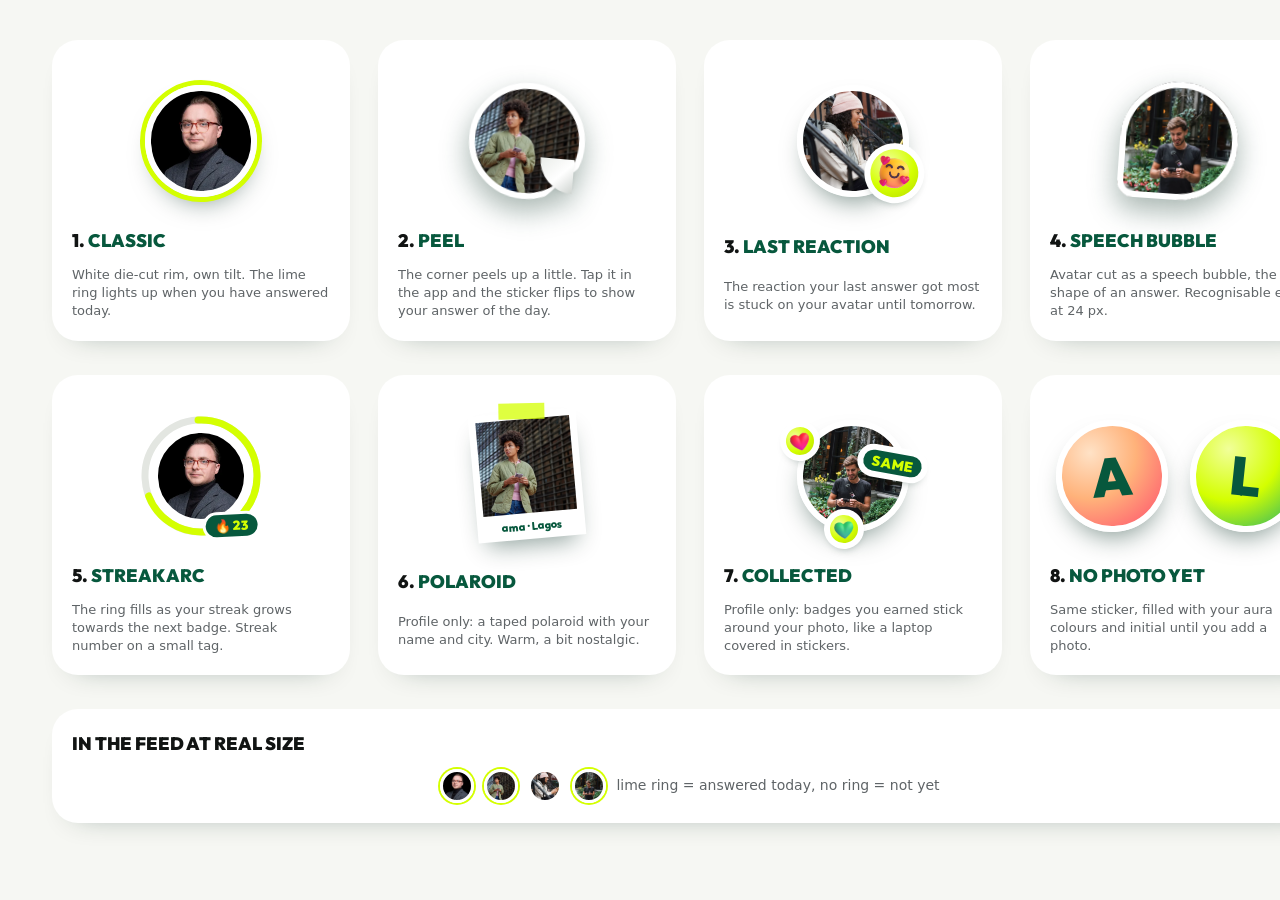
<file: design/avatars/sticker.html>
<!doctype html>
<html lang="en">
<meta charset="utf-8">
<title>Quesly sticker avatars</title>
<link href="https://fonts.googleapis.com/css2?family=Outfit:wght@600;800;900&display=swap" rel="stylesheet">
<style>
  :root { --green: #07583D; --lime: #D4FF00; --ink: #111413; --paper: #F6F7F3; }
  * { box-sizing: border-box; margin: 0; }
  body { background: var(--paper); color: var(--ink); font: 14px/1.4 -apple-system, "Segoe UI", system-ui, sans-serif; padding: 40px 52px; width: 1380px; }
  .grid { display: grid; grid-template-columns: repeat(4, 1fr); gap: 34px 28px; }
  .v { background: #fff; border-radius: 26px; padding: 26px 20px 20px; display: grid; gap: 16px; box-shadow: 0 14px 30px -24px rgba(2, 42, 30, .45); }
  .v h3 { font: 900 18px/1 Outfit; text-transform: uppercase; } .v h3 span { color: var(--green); }
  .v p { color: #5F6467; font-size: 13px; }
  .stage { height: 150px; display: flex; align-items: center; justify-content: center; gap: 22px; }
  .ph { background-size: cover; background-position: center 30%; }
  .p1 { background-image: url(../../assets/img/viktor-paskar.webp); } .p2 { background-image: url(../hero-concepts/curly.webp); }
  .p3 { background-image: url(../hero-concepts/beanie.webp); background-position: 40% 25%; } .p4 { background-image: url(../hero-concepts/ivy.webp); }
  .st { --s: 54px; position: absolute; width: var(--s); height: var(--s); border-radius: 50%; display: grid; place-items: center; background: #fff; box-shadow: 0 0 0 3px #fff, 0 5px 10px -3px rgba(2, 42, 30, .4); }
  .st::before { content: ""; position: absolute; inset: 3px; border-radius: 50%; background: radial-gradient(circle at 35% 30%, #F1FF9A, var(--lime) 55%, #B5DA00); }
  .st img { position: relative; width: 64%; }
  .st.word { width: auto; height: calc(var(--s) * .8); padding: 0 12px; border-radius: 999px; } .st.word::before { border-radius: 999px; background: var(--green); }
  .st.word b { position: relative; font: 900 14px Outfit; color: var(--lime); }

  /* 1 classic */
  .c1 { width: 112px; height: 112px; border-radius: 50%; border: 6px solid #fff; rotate: -6deg; box-shadow: 0 0 0 5px var(--lime), 0 14px 26px -10px rgba(2, 42, 30, .5); }
  /* 2 peel */
  .c2 { position: relative; width: 116px; height: 116px; rotate: 5deg; filter: drop-shadow(0 12px 14px rgba(2, 42, 30, .35)); }
  .c2 .face { position: absolute; inset: 0; border-radius: 50%; border: 6px solid #fff; clip-path: polygon(0 0, 100% 0, 100% 66%, 66% 100%, 0 100%); }
  .c2 .curl { position: absolute; right: 9px; bottom: 9px; width: 34px; height: 34px; border-radius: 0 0 0 100%; background: linear-gradient(135deg, #e9ece8 0%, #fff 55%, #cfd4d0 100%); box-shadow: -3px -3px 6px rgba(0,0,0,.18); }
  /* 3 with last reaction */
  .c3 { position: relative; width: 112px; height: 112px; rotate: -4deg; }
  .c3 .face { width: 100%; height: 100%; border-radius: 50%; border: 6px solid #fff; box-shadow: 0 14px 26px -10px rgba(2, 42, 30, .5); }
  .c3 .st { right: -10px; bottom: -6px; rotate: 12deg; }
  /* 4 bubble */
  .c4 { width: 118px; height: 118px; rotate: 4deg; filter: drop-shadow(0 0 0 #fff) drop-shadow(0 12px 14px rgba(2, 42, 30, .35)); }
  .c4 .face { width: 100%; height: 100%; border-radius: 50% 50% 50% 14%; outline: 6px solid #fff; outline-offset: -6px; }
  /* 5 streak arc */
  .c5 { position: relative; width: 122px; height: 122px; display: grid; place-items: center; rotate: -3deg; }
  .c5 svg { position: absolute; inset: 0; }
  .c5 .face { width: 96px; height: 96px; border-radius: 50%; border: 5px solid #fff; }
  .c5 .n { position: absolute; bottom: -4px; right: 4px; padding: 3px 9px; border-radius: 999px; background: var(--green); color: var(--lime); font: 900 13px Outfit; border: 3px solid #fff; }
  /* 6 polaroid */
  .c6 { position: relative; width: 108px; padding: 7px 7px 26px; background: #fff; rotate: -5deg; box-shadow: 0 14px 24px -10px rgba(2, 42, 30, .45); }
  .c6 .face { width: 100%; aspect-ratio: 1; }
  .c6 .tape { position: absolute; top: -9px; left: 50%; translate: -50% 0; width: 46px; height: 16px; background: rgba(212, 255, 0, .75); rotate: 4deg; }
  .c6 small { position: absolute; bottom: 6px; left: 0; right: 0; text-align: center; font: 800 11px Outfit; color: var(--green); }
  /* 7 sticker sheet */
  .c7 { position: relative; width: 112px; height: 112px; }
  .c7 .face { width: 100%; height: 100%; border-radius: 50%; border: 6px solid #fff; rotate: 6deg; box-shadow: 0 14px 26px -10px rgba(2, 42, 30, .5); }
  .c7 .st { --s: 34px; } .c7 .s1 { left: -14px; top: 4px; rotate: -14deg; } .c7 .s2 { right: -16px; top: 30px; rotate: 10deg; } .c7 .s3 { left: 30px; bottom: -14px; rotate: -6deg; }
  /* 8 no photo */
  .c8 { position: relative; width: 112px; height: 112px; border-radius: 50%; border: 6px solid #fff; rotate: -5deg; display: grid; place-items: center; overflow: hidden; box-shadow: 0 14px 26px -10px rgba(2, 42, 30, .5); }
  .c8 b { font: 900 54px/1 Outfit; color: var(--green); }
  .small { display: flex; gap: 10px; align-items: center; justify-content: center; }
  .mini { width: 34px; height: 34px; border-radius: 50%; border: 3px solid #fff; box-shadow: 0 0 0 2px var(--lime); }
</style>

<div class="grid">
  <div class="v"><div class="stage"><div class="c1 ph p1"></div></div><h3>1. <span>Classic</span></h3><p>White die-cut rim, own tilt. The lime ring lights up when you have answered today.</p></div>

  <div class="v"><div class="stage"><div class="c2"><div class="face ph p2"></div><span class="curl"></span></div></div><h3>2. <span>Peel</span></h3><p>The corner peels up a little. Tap it in the app and the sticker flips to show your answer of the day.</p></div>

  <div class="v"><div class="stage"><div class="c3"><div class="face ph p3"></div><span class="st"><img src="../../assets/img/emoji/hearts.png" alt=""></span></div></div><h3>3. <span>Last reaction</span></h3><p>The reaction your last answer got most is stuck on your avatar until tomorrow.</p></div>

  <div class="v"><div class="stage"><div class="c4"><div class="face ph p4"></div></div></div><h3>4. <span>Speech bubble</span></h3><p>Avatar cut as a speech bubble, the shape of an answer. Recognisable even at 24 px.</p></div>

  <div class="v"><div class="stage"><div class="c5"><svg viewBox="0 0 122 122"><circle cx="61" cy="61" r="56" fill="none" stroke="#E3E6E1" stroke-width="7"/><circle cx="61" cy="61" r="56" fill="none" stroke="#D4FF00" stroke-width="7" stroke-linecap="round" stroke-dasharray="246 352" transform="rotate(-90 61 61)"/></svg><div class="face ph p1"></div><span class="n">🔥 23</span></div></div><h3>5. <span>Streak arc</span></h3><p>The ring fills as your streak grows towards the next badge. Streak number on a small tag.</p></div>

  <div class="v"><div class="stage"><div class="c6"><span class="tape"></span><div class="face ph p2"></div><small>ama · Lagos</small></div></div><h3>6. <span>Polaroid</span></h3><p>Profile only: a taped polaroid with your name and city. Warm, a bit nostalgic.</p></div>

  <div class="v"><div class="stage"><div class="c7"><div class="face ph p4"></div><span class="st s1"><img src="../../assets/img/emoji/heart.png" alt=""></span><span class="st word s2"><b>SAME</b></span><span class="st s3"><img src="../../assets/img/emoji/green-heart.png" alt=""></span></div></div><h3>7. <span>Collected</span></h3><p>Profile only: badges you earned stick around your photo, like a laptop covered in stickers.</p></div>

  <div class="v"><div class="stage"><div class="c8" style="background:radial-gradient(circle at 30% 25%,#FFE2C6,#FFB27A 45%,#FF4D6D)"><b>A</b></div><div class="c8" style="background:radial-gradient(circle at 30% 25%,#F1FF9A,#D4FF00 50%,#1FAF6E);rotate:6deg"><b>L</b></div></div><h3>8. <span>No photo yet</span></h3><p>Same sticker, filled with your aura colours and initial until you add a photo.</p></div>
</div>

<div class="v" style="margin-top:34px"><h3>In the feed at real size</h3>
  <div class="small"><div class="mini ph p1"></div><div class="mini ph p2"></div><div class="mini ph p3" style="box-shadow:none"></div><div class="mini ph p4"></div><span style="color:#5F6467">lime ring = answered today, no ring = not yet</span></div>
</div>
</html>
</file>
<file: assets/css/styles.css>
/* Quesly — quesly.me
   Brand tokens mirror the app (Quesly/Core/Theme.swift). Lime is an accent on green;
   on light surfaces it's only ever a fill behind green text. */


:root {
  --green: #07583D;
  --deep: #044330;
  --night: #022A1E;
  --lime: #D4FF00;
  --flame: #FF6A1A;
  --ice: #2F7FE0;
  --ice-soft: #E6F0FC;
  --mint: #EAF4EE;

  --paper: #F6F7F3;
  --card: #FFFFFF;
  --ink: #111413;
  --gray: #5F6467;
  --line: #E3E6E1;
  --brand-text: #07583D;
  --on-dark-2: rgba(255, 255, 255, .66);

  --gutter: 20px;
  --max: 1320px;
  --display: "Outfit", -apple-system, BlinkMacSystemFont, "Segoe UI", sans-serif;
  --ui: -apple-system, BlinkMacSystemFont, "SF Pro Text", "Segoe UI", Roboto, "Helvetica Neue", Arial, sans-serif;
  --expo: cubic-bezier(.16, 1, .3, 1);
  --spring: cubic-bezier(.34, 1.56, .64, 1);
  color-scheme: light;
}
@media (min-width: 768px) { :root { --gutter: 40px; } }

*, *::before, *::after { box-sizing: border-box; }
html { -webkit-text-size-adjust: 100%; }
html.lenis, html.lenis body { height: auto; }
.lenis.lenis-smooth { scroll-behavior: auto !important; }
body {
  margin: 0; background: var(--paper); color: var(--ink);
  font: 17px/1.55 var(--ui); -webkit-font-smoothing: antialiased; overflow-x: clip;
}
img, svg { display: block; max-width: 100%; }
a { color: inherit; }
button, input { font: inherit; color: inherit; }
h1, h2, h3, p, ol { margin: 0; }
::selection { background: var(--lime); color: var(--green); }
:focus-visible { outline: 3px solid var(--lime); outline-offset: 3px; border-radius: 8px; }
.sr-only { position: absolute; width: 1px; height: 1px; overflow: hidden; clip: rect(0 0 0 0); white-space: nowrap; }
.skip { position: fixed; left: 12px; top: -80px; z-index: 200; background: var(--lime); color: var(--green); padding: 10px 16px; border-radius: 12px; font-weight: 700; }
.skip:focus { top: 12px; }
.wrap { width: 100%; max-width: var(--max); margin: 0 auto; padding: 0 var(--gutter); }
.lime { color: var(--lime); }

/* ---------- Type ---------- */
.eyebrow { display: inline-flex; align-items: center; gap: 10px; font: 700 13px/1 var(--display); letter-spacing: .16em; text-transform: uppercase; color: var(--brand-text); }
.eyebrow.lime { color: var(--lime); }
.h2 { font: 900 clamp(32px, min(4.4vw, 8vh), 66px)/.95 var(--display); letter-spacing: -.02em; text-transform: uppercase; margin-top: 20px; text-wrap: balance; }
.h2.center, .lead.center { text-align: center; margin-left: auto; margin-right: auto; }
.lead { font-size: clamp(17px, 1.5vw, 21px); line-height: 1.5; color: var(--gray); max-width: 30em; }

/* Split text (built by JS): each word is a mask, its inner span rises. */
.sw { display: inline-block; overflow: hidden; vertical-align: top; padding-bottom: .06em; margin-bottom: -.06em; }
.sw > span { display: inline-block; will-change: transform; }

/* ---------- Buttons ---------- */
.btn {
  position: relative; display: inline-flex; align-items: center; justify-content: center; gap: 10px;
  min-height: 56px; padding: 0 28px; border-radius: 999px; border: 0; cursor: pointer;
  font: 700 16px/1 var(--ui); text-decoration: none; white-space: nowrap;
  transition: background-color .35s var(--expo), transform .5s var(--expo);
}
.btn:active { transform: scale(.97); }
.btn-lime { background: var(--lime); color: var(--green); }
.btn-lime:hover { background: #fff; }
.btn svg { width: 18px; height: 18px; transition: transform .5s var(--expo); }
.btn:hover svg { transform: translateX(4px); }
.btn-sm { min-height: 44px; padding: 0 20px; font-size: 15px; }

/* ---------- Nav ---------- */
.nav { position: fixed; inset: 0 0 auto; z-index: 60; color: #fff; transition: transform .6s var(--expo); }
.nav-inner { display: flex; align-items: center; gap: 32px; height: 84px; }
.nav .logo { --logo-mark: var(--lime); --logo-face: #08563B; --logo-text: #fff; display: flex; }
.nav .logo svg { height: 26px; width: auto; aspect-ratio: 3000 / 602; }
.nav-links { display: flex; gap: 6px; margin-left: auto; padding: 6px; border-radius: 999px; background: rgba(2, 42, 30, .5); box-shadow: inset 0 0 0 1px rgba(255, 255, 255, .1); backdrop-filter: blur(14px); -webkit-backdrop-filter: blur(14px); }
.nav-links a { text-decoration: none; font-size: 14px; font-weight: 600; padding: 9px 16px; border-radius: 999px; color: rgba(255, 255, 255, .8); transition: background-color .3s, color .3s; }
.nav-links a:hover { background: rgba(255, 255, 255, .1); color: #fff; }
.nav.is-hidden { transform: translateY(-110%); }
.nav::before { content: ""; position: absolute; inset: 0; z-index: -1; opacity: 0; background: rgba(4, 67, 48, .78); backdrop-filter: saturate(160%) blur(18px); -webkit-backdrop-filter: saturate(160%) blur(18px); transition: opacity .4s, background-color .4s; }
.nav.is-scrolled::before { opacity: 1; }
.nav.on-light::before { background: color-mix(in srgb, var(--paper) 82%, transparent); box-shadow: 0 1px 0 var(--line); }
.nav.on-light .logo { --logo-mark: #08563B; --logo-face: var(--lime); --logo-text: var(--ink); }
.nav.on-light .nav-links { background: color-mix(in srgb, var(--paper) 70%, transparent); box-shadow: inset 0 0 0 1px var(--line); }
.nav.on-light .nav-links a { color: var(--gray); }
.nav.on-light .nav-links a:hover { color: var(--ink); background: var(--line); }
@media (max-width: 760px) { .nav-links { display: none; } .nav .btn { margin-left: auto; } .nav-inner { height: 72px; } }

/* ---------- Loader ---------- */
.loader { position: fixed; inset: 0; z-index: 100; display: grid; place-items: center; background: var(--deep); pointer-events: none; clip-path: inset(0 0 0 0); }
.loader-mark { width: clamp(200px, 26vw, 300px); overflow: visible; }
.loader-mark .m { fill: var(--lime); }
.loader-mark .w { fill: #fff; }
.loader-mark .dot { transform-box: fill-box; transform-origin: center; animation: dotPulse 1.2s var(--expo) infinite; }
.loader-mark .dot:nth-of-type(2) { animation-delay: .15s; } .loader-mark .dot:nth-of-type(3) { animation-delay: .3s; }
@keyframes dotPulse { 0%, 60%, 100% { transform: scale(1); } 30% { transform: scale(.55); } }
@keyframes lookAround { 0%, 20% { transform: translateX(0); } 35%, 50% { transform: translateX(-6.7px); } 65%, 80% { transform: translateX(6.7px); } 100% { transform: translateX(0); } }
@keyframes blink { 0%, 86%, 100% { transform: scaleY(1); } 92% { transform: scaleY(.1); } }
html:not(.js) .loader { display: none; }
.loader { animation: loaderFallback .01s 4s forwards; }
@keyframes loaderFallback { to { visibility: hidden; } }

/* ---------- Grain ---------- */
.grain {
  position: fixed; inset: -50%; z-index: 90; pointer-events: none; opacity: .07; mix-blend-mode: overlay;
  background-image: url("data:image/svg+xml,%3Csvg xmlns='http://www.w3.org/2000/svg' width='160' height='160'%3E%3Cfilter id='n'%3E%3CfeTurbulence type='fractalNoise' baseFrequency='.9' numOctaves='3' stitchTiles='stitch'/%3E%3C/filter%3E%3Crect width='100%25' height='100%25' filter='url(%23n)'/%3E%3C/svg%3E");
}
.cursor { display: none; }

/* ---------- Device ---------- */
.device {
  --w: 300px;
  position: relative; width: var(--w); aspect-ratio: 0.4815; border-radius: calc(var(--w) * .17);
  padding: calc(var(--w) * .013);
  background: linear-gradient(140deg, #8a8f92 0%, #3b3f42 18%, #1d2022 40%, #2b2f31 62%, #5d6265 82%, #a3a8ab 100%);
  box-shadow:
    0 0 0 1px rgba(0, 0, 0, .55),
    inset 0 0 0 1px rgba(255, 255, 255, .28),
    0 calc(var(--w) * .2) calc(var(--w) * .34) calc(var(--w) * -.08) rgba(1, 20, 14, .55),
    0 calc(var(--w) * .06) calc(var(--w) * .1) rgba(1, 20, 14, .3);
}
.device::before, .device::after { content: ""; position: absolute; width: calc(var(--w) * .012); border-radius: 2px; background: linear-gradient(90deg, #2a2d2f, #6f7477); }
.device::before { right: calc(var(--w) * -.011); top: 27%; height: 13%; }
.device::after { left: calc(var(--w) * -.011); top: 19%; height: 7%; box-shadow: 0 calc(var(--w) * .14) 0 #4a4e51, 0 calc(var(--w) * .26) 0 #4a4e51; }
.device .screen {
  position: relative; width: 100%; height: 100%; overflow: hidden; background: #000;
  border-radius: calc(var(--w) * .157); border: calc(var(--w) * .022) solid #050606;
  transform: translateZ(0);
}
.device .screen::after { content: ""; position: absolute; inset: 0; z-index: 3; pointer-events: none; background: linear-gradient(118deg, rgba(255, 255, 255, .16) 0%, rgba(255, 255, 255, .04) 26%, rgba(255, 255, 255, 0) 42%); }
.device .layer { position: absolute; inset: 0; width: 100%; height: 100%; object-fit: cover; object-position: top; border-radius: calc(var(--w) * .135); opacity: 0; }
.device .layer.is-on { opacity: 1; }
.device-xl { --w: clamp(220px, 21vw, 330px); }
.device-lg { --w: clamp(220px, 23vw, 340px); }

.ring { position: absolute; border-radius: 50%; left: 50%; top: 50%; translate: -50% -50%; }
.answer-card {
  width: 240px; padding: 14px 16px 16px; border-radius: 22px; background: #fff; color: #16181A; font-size: 15px; line-height: 1.38;
  box-shadow: 0 30px 60px -20px rgba(1, 20, 14, .6), 0 10px 20px -10px rgba(1, 20, 14, .3);
}
.answer-card .who { display: flex; align-items: center; gap: 8px; margin-bottom: 6px; font-weight: 700; font-size: 13px; }
.answer-card .who span { font-weight: 500; color: #8a8f93; }
.av { flex: none; width: 28px; height: 28px; border-radius: 50%; display: grid; place-items: center; font: 700 12px/1 var(--display); text-transform: uppercase; background: var(--av-bg); color: var(--av-fg); }
.answer-card .rx { display: inline-block; margin-top: 10px; padding: 3px 10px; border-radius: 999px; background: #F3F5F4; font-size: 14px; }
.live { width: 8px; height: 8px; border-radius: 50%; background: var(--flame); box-shadow: 0 0 0 0 rgba(255, 106, 26, .5); animation: pulseFlame 2s infinite; }
@keyframes pulseFlame { 70% { box-shadow: 0 0 0 10px rgba(255, 106, 26, 0); } 100% { box-shadow: 0 0 0 0 rgba(255, 106, 26, 0); } }

/* ---------- Hero: dark, cinematic ---------- */
.hero { position: relative; background: #010604; color: #fff; overflow: hidden; isolation: isolate; }
.hero-bg { position: absolute; inset: 0; z-index: -1; pointer-events: none; overflow: hidden; }
.hero-beam { position: absolute; left: 50%; top: -30%; width: min(1400px, 140vw); height: 120%; translate: -50% 0;
  background: conic-gradient(from 180deg at 50% 0%, transparent 160deg, rgba(212, 255, 0, .14) 176deg, rgba(212, 255, 0, .3) 180deg, rgba(212, 255, 0, .14) 184deg, transparent 200deg);
  filter: blur(30px); opacity: .9; animation: beam 9s ease-in-out infinite alternate; }
@keyframes beam { to { opacity: .55; transform: scaleX(1.25); } }
.hero-spot { position: absolute; left: 50%; top: 58%; width: min(1100px, 120vw); aspect-ratio: 2 / 1; translate: -50% 0; border-radius: 50%;
  background: radial-gradient(closest-side, rgba(7, 88, 61, .9), rgba(4, 67, 48, .45) 45%, transparent); filter: blur(40px); }
.hero-horizon { position: absolute; left: 50%; top: 62%; width: min(900px, 110vw); height: 2px; translate: -50% 0;
  background: linear-gradient(90deg, transparent, rgba(212, 255, 0, .7), transparent); filter: blur(1px); box-shadow: 0 0 40px 6px rgba(212, 255, 0, .25); opacity: .6; }
.hero-stars { position: absolute; inset: 0; opacity: .5;
  background-image: radial-gradient(1px 1px at 12% 22%, #fff, transparent), radial-gradient(1px 1px at 82% 18%, #fff, transparent), radial-gradient(1px 1px at 68% 42%, rgba(255, 255, 255, .7), transparent),
    radial-gradient(1px 1px at 24% 56%, rgba(255, 255, 255, .6), transparent), radial-gradient(1px 1px at 90% 64%, rgba(255, 255, 255, .5), transparent), radial-gradient(1px 1px at 6% 78%, rgba(255, 255, 255, .5), transparent),
    radial-gradient(1px 1px at 46% 12%, rgba(255, 255, 255, .6), transparent), radial-gradient(1px 1px at 58% 74%, rgba(255, 255, 255, .4), transparent); }

.hero-inner { position: relative; z-index: 2; display: flex; flex-direction: column; align-items: center; text-align: center;
  padding-top: clamp(104px, 17vh, 170px); }
.hero-eyebrow { display: inline-flex; align-items: center; gap: 10px; padding: 9px 16px; border-radius: 999px;
  background: rgba(255, 255, 255, .05); box-shadow: inset 0 0 0 1px rgba(255, 255, 255, .1); backdrop-filter: blur(10px);
  font: 700 12px/1 var(--display); letter-spacing: .16em; text-transform: uppercase; color: rgba(255, 255, 255, .6); font-variant-numeric: tabular-nums; }
.hero-eyebrow i { width: 1px; height: 12px; background: rgba(255, 255, 255, .2); }
.hero-eyebrow [data-countdown] { color: var(--lime); }
.hero-title { margin-top: 0; font: 900 clamp(46px, min(7.4vw, 12.5vh), 124px)/.92 var(--display); letter-spacing: -.035em; text-transform: uppercase; color: #fff; }
.hero-title em { font-style: normal; color: var(--lime); text-shadow: 0 0 40px rgba(212, 255, 0, .3); }
.hero-title .ch { display: inline-block; white-space: pre; }
.hero-sub { margin-top: clamp(16px, 2.4vh, 24px); max-width: 32em; font-size: clamp(16px, 1.25vw, 18px); line-height: 1.55; color: rgba(255, 255, 255, .58); text-wrap: balance; }
.hero-form { margin-top: clamp(22px, 3.4vh, 34px); }
.hero-form .signup-note { margin-top: 12px; }
.hero-form .signup-msg:empty { display: none; }
.hero .signup-row { background: rgba(255, 255, 255, .06); box-shadow: inset 0 0 0 1px rgba(255, 255, 255, .14), 0 20px 60px -20px rgba(212, 255, 0, .25); }

/* Stage: a tilted phone rising out of the light, straightening up as you scroll */
.hero-stage { position: relative; z-index: 1; margin-top: clamp(36px, 6vh, 64px); height: clamp(300px, 46vh, 520px); perspective: 1600px; }
.hero-scene { position: relative; width: min(980px, 100%); height: 100%; margin: 0 auto; transform-style: preserve-3d; transform-origin: 50% 0;
 }
.hero-stage::after { content: ""; position: absolute; inset: 40% 0 0; z-index: 4; pointer-events: none; background: linear-gradient(180deg, transparent, #010604 92%); }
.device-hero { --w: clamp(240px, 22vw, 320px); position: absolute; left: 50%; top: 0; translate: -50% 0; z-index: 2;
  box-shadow: 0 0 0 1px rgba(0, 0, 0, .55), inset 0 0 0 1px rgba(255, 255, 255, .28), 0 -20px 120px -10px rgba(212, 255, 0, .25), 0 60px 120px -20px rgba(0, 0, 0, .9); }
.float-card { position: absolute; z-index: 3; width: 220px; padding: 14px 16px; border-radius: 20px; text-align: left; font-size: 14.5px; line-height: 1.38; color: #fff;
  background: linear-gradient(160deg, rgba(255, 255, 255, .12), rgba(255, 255, 255, .03)); backdrop-filter: blur(18px) saturate(140%); -webkit-backdrop-filter: blur(18px) saturate(140%);
  box-shadow: inset 0 0 0 1px rgba(255, 255, 255, .14), 0 30px 60px -24px rgba(0, 0, 0, .8); }
.float-card .who { display: flex; align-items: center; gap: 8px; margin-bottom: 6px; font-weight: 700; font-size: 12.5px; color: rgba(255, 255, 255, .78); }
.float-card .av { width: 24px; height: 24px; font-size: 11px; }
.float-card .rx { display: inline-block; margin-top: 8px; padding: 2px 9px; border-radius: 999px; background: rgba(255, 255, 255, .08); font-size: 13px; }
.fc1 { left: 4%; top: 14%; }
.fc2 { right: 4%; top: 6%; }
.fc3 { left: 14%; top: 54%; }
.hero-chip { position: absolute; z-index: 3; right: 10%; top: 46%; display: inline-flex; align-items: center; gap: 8px; padding: 10px 16px; border-radius: 999px;
  background: var(--lime); color: var(--green); font: 700 13px/1 var(--ui); box-shadow: 0 16px 50px -10px rgba(212, 255, 0, .45); }
.hero-chip .lock { width: 8px; height: 8px; border-radius: 50%; background: var(--green); }

/* Live question screen inside the hero phone */
.device .screen.app-q { display: flex; flex-direction: column; align-items: center; text-align: center; padding: 16% 9% 9%; color: #fff;
  background: radial-gradient(120% 70% at 50% 0%, #0B7350, var(--green) 45%, var(--deep)); }
.app-island { position: absolute; top: 2.2%; left: 50%; translate: -50% 0; width: 33%; height: 4.4%; border-radius: 99px; background: #000; }
.app-logo { width: 42%; height: auto; }
.app-label { margin-top: 7%; font: 700 calc(var(--w) * .036)/1 var(--display); letter-spacing: .14em; text-transform: uppercase; color: var(--lime); }
.app-text { margin-top: 14%; font: 900 calc(var(--w) * .085)/1.02 var(--display); text-transform: uppercase; letter-spacing: -.01em; text-wrap: balance; }
.app-typing { margin-top: 12%; width: 100%; min-height: 5.4em; padding: 7% 8%; border-radius: calc(var(--w) * .06); text-align: left;
  background: rgba(255, 255, 255, .1); box-shadow: inset 0 0 0 1px rgba(255, 255, 255, .14); font-size: calc(var(--w) * .05); line-height: 1.35; }
.app-typing i { display: inline-block; width: 2px; height: 1.1em; margin-left: 2px; vertical-align: -.2em; background: var(--lime); animation: caret 1s steps(1) infinite; }
@keyframes caret { 50% { opacity: 0; } }
.app-btn { margin-top: 5%; width: 100%; padding: 5.5% 0; border-radius: 99px; background: var(--lime); color: var(--green); font: 700 calc(var(--w) * .052)/1 var(--ui); }
.live { display: inline-block; }

@media (max-width: 900px) {
  .float-card { width: 180px; padding: 11px 13px; font-size: 13px; border-radius: 16px; }
  .fc1 { left: 0; top: 18%; } .fc2 { right: 0; top: 4%; } .fc3 { display: none; }
  .hero-chip { right: 0; top: 52%; font-size: 12px; padding: 9px 13px; }
}
@media (max-width: 600px) {
  .hero-eyebrow { font-size: 10.5px; letter-spacing: .12em; padding: 8px 13px; }
  .hero-stage { height: 340px; }
  .device-hero { --w: 210px; }
  .float-card { width: 150px; font-size: 12px; } .float-card .who { font-size: 11px; } .float-card .av { width: 20px; height: 20px; font-size: 10px; }
  .float-card { display: none; }
  .hero-chip { display: none; }
}


/* ---------- How it works ---------- */
.how { background: var(--paper); }
.how-pin { min-height: 100vh; min-height: 100svh; display: flex; align-items: center; padding: 96px 0 40px; }
.how-grid { display: grid; grid-template-columns: 1fr 1fr; gap: 48px; align-items: center; }
.steps { list-style: none; padding: 0; margin-top: clamp(20px, 4vh, 44px); display: grid; gap: 8px; }
.step { display: flex; gap: 22px; padding: clamp(8px, 1.6vh, 18px) 0; opacity: .28; transition: opacity .6s var(--expo); }
.step.is-active { opacity: 1; }
.step-n { font: 700 14px/1.9 var(--display); letter-spacing: .1em; color: var(--brand-text); min-width: 28px; }
.step h3 { font: 700 clamp(22px, 2.2vw, 30px)/1.15 var(--display); }
.step p { margin-top: 8px; color: var(--gray); max-width: 26em; }
.how-progress { margin-top: 24px; height: 2px; background: var(--line); border-radius: 2px; overflow: hidden; max-width: 420px; }
.how-progress i { display: block; height: 100%; width: 100%; background: var(--green); transform-origin: left; transform: scaleX(.33); }
.how-stage { position: relative; display: grid; place-items: center; min-height: min(640px, calc(100svh - 150px)); }
.how-stage .device-lg { --w: clamp(190px, min(23vw, calc((100vh - 170px) * .4815), calc((100svh - 170px) * .4815)), 340px); }
@media (max-height: 1000px) and (min-width: 901px) {
  .how-pin { padding: 88px 0 56px; }
  .how-copy .h2 { font-size: clamp(30px, 7vh, 56px); margin-top: 12px; }
  .step h3 { font-size: clamp(20px, 3.4vh, 28px); }
  .step p { margin-top: 4px; font-size: 15px; line-height: 1.45; }
  .how-progress { margin-top: 12px; }
}
.how-ring { position: absolute; width: min(520px, 42vw, calc(100svh - 200px)); aspect-ratio: 1; border-radius: 50%; background: var(--lime); }
.how-stage .device { z-index: 1; }
.how-float { position: absolute; z-index: 2; opacity: 0; transform: translateY(20px) scale(.96); transition: opacity .6s var(--expo), transform .8s var(--expo); }
.how-float.is-on { opacity: 1; transform: none; }
.hf-0 { left: 0; bottom: 18%; } .hf-1 { right: 0; top: 22%; } .hf-2 { left: 4%; top: 30%; }
.typing { width: 270px; padding: 16px 18px; border-radius: 20px; background: var(--card); color: var(--ink); font-size: 16px; line-height: 1.4; box-shadow: 0 30px 60px -24px rgba(1, 20, 14, .35); }
.caret { display: inline-block; width: 2px; height: 1.1em; margin-left: 2px; vertical-align: -3px; background: var(--green); animation: blink 1s steps(1) infinite; }
@keyframes blink { 50% { opacity: 0; } }
.unlock { display: flex; align-items: center; gap: 10px; padding: 14px 20px 14px 14px; border-radius: 999px; background: var(--green); color: #fff; font-weight: 700; box-shadow: 0 30px 60px -24px rgba(1, 20, 14, .5); }
.unlock svg { width: 26px; height: 26px; color: var(--lime); }
.burst { display: flex; gap: 10px; padding: 10px; border-radius: 999px; background: var(--card); box-shadow: 0 30px 60px -24px rgba(1, 20, 14, .35); }
.burst span { width: 52px; height: 52px; display: grid; place-items: center; border-radius: 50%; background: var(--paper); font-size: 26px; }
.how-float.is-on .burst span { animation: popIn .7s var(--spring) both; }
.how-float.is-on .burst span:nth-child(2) { animation-delay: .08s; } .how-float.is-on .burst span:nth-child(3) { animation-delay: .16s; } .how-float.is-on .burst span:nth-child(4) { animation-delay: .24s; }
@keyframes popIn { from { transform: scale(0) rotate(-20deg); } }
@media (max-width: 900px) {
  .how-pin { padding: 88px 0 32px; }
  .how-grid { grid-template-columns: 1fr; gap: 20px; }
  .how-copy .h2 { font-size: clamp(28px, 8vw, 40px); margin-top: 12px; }
  .steps { position: relative; margin-top: 16px; min-height: 150px; }
  .step { position: absolute; inset: 0 0 auto; padding: 0; opacity: 0; }
  .step.is-active { opacity: 1; }
  .how-progress { margin-top: 0; }
  .how-stage { min-height: 0; order: -1; }
  .how-stage .device { --w: clamp(150px, 42vw, 220px); }
  .how-ring { width: 72vw; }
  .hf-0 { left: -4px; bottom: 6%; } .hf-1 { right: -4px; top: 14%; } .hf-2 { left: -4px; top: 14%; }
  .typing { width: 200px; font-size: 13px; padding: 12px 14px; }
  .burst span { width: 40px; height: 40px; font-size: 20px; }
  .unlock { font-size: 14px; padding: 10px 14px 10px 10px; }
}

/* ---------- Features rail ---------- */
.features { background: var(--deep); color: #fff; overflow: hidden; }
.features-pin { min-height: 100vh; min-height: 100svh; display: flex; flex-direction: column; justify-content: center; padding: 110px 0 60px; gap: clamp(32px, 5vh, 56px); }
.features .eyebrow { color: var(--lime); }
.features-head .h2 { max-width: 12em; }
@media (max-height: 900px) and (min-width: 761px) {
  .features-pin { padding: 92px 0 36px; gap: 28px; }
  .features-head .h2 { font-size: clamp(36px, 7.4vh, 72px); margin-top: 12px; }
  .card { padding: 24px; }
  .card .art { min-height: 0; }
}
.rail-wrap { padding-left: max(var(--gutter), calc((100vw - var(--max)) / 2 + var(--gutter))); }
.rail { display: flex; gap: 20px; width: max-content; padding-right: var(--gutter); }
.card {
  position: relative; flex: none; width: clamp(290px, 27vw, 400px); height: clamp(340px, calc(100vh - 330px), 540px); height: clamp(340px, calc(100svh - 330px), 540px);
  border-radius: 32px; padding: 28px; display: flex; flex-direction: column; overflow: hidden;
  background: var(--green); color: #fff; box-shadow: inset 0 0 0 1px rgba(255, 255, 255, .08);
}
.card-copy { margin-top: auto; }
.card-n { font: 700 13px/1 var(--display); letter-spacing: .14em; opacity: .5; }
.card h3 { margin-top: 10px; font: 700 clamp(24px, 2.2vw, 30px)/1.1 var(--display); }
.card p { margin-top: 8px; font-size: 15px; line-height: 1.45; opacity: .72; }
.c-paper { background: #fff; color: #111413; }
.c-mint { background: var(--mint); color: #111413; }
.c-dark { background: #0E1110; }
.c-ice { background: #E6F0FC; color: #111413; }
.c-lime { background: var(--lime); color: var(--green); }
.c-mint, .c-ice { --mint: #EAF4EE; }
.art { flex: 1; min-height: 0; display: grid; place-items: center; position: relative; scale: var(--fit, 1); }
/* reactions */
.art-reactions { grid-template-columns: repeat(2, 96px); gap: 14px; place-content: center; }
.art-reactions span { width: 96px; height: 96px; border-radius: 50%; display: grid; place-items: center; font-size: 46px; background: rgba(255, 255, 255, .1); animation: bob 4s ease-in-out infinite; }
.art-reactions span:nth-child(2) { animation-delay: -1s; } .art-reactions span:nth-child(3) { animation-delay: -2s; } .art-reactions span:nth-child(4) { animation-delay: -3s; }
@keyframes bob { 50% { transform: translateY(-10px) rotate(-4deg); } }
/* private */
.art-private { gap: 16px; place-content: center; }
.art-private .count { display: flex; align-items: center; gap: 10px; padding: 14px 20px; border-radius: 18px; background: #F3F5F4; font-size: 22px; }
.art-private .count b { font: 900 36px/1 var(--display); letter-spacing: 2px; color: #B9C0BC; margin-left: 4px; }
.art-private .count em { font-style: normal; font-size: 15px; color: #6B6F73; }
.art-private .lock { justify-self: center; display: flex; align-items: center; gap: 8px; padding: 10px 16px; border-radius: 999px; background: var(--green); color: #fff; font-size: 14px; font-weight: 700; }
.art-private .lock svg { width: 16px; height: 16px; color: var(--lime); }
/* finite feed */
.art-end { place-content: center; gap: 22px; width: 100%; }
.art-end .rows { display: grid; gap: 10px; width: 220px; }
.art-end .rows i { height: 14px; border-radius: 7px; background: rgba(7, 88, 61, .12); }
.art-end .rows i:nth-child(2) { width: 80%; } .art-end .rows i:nth-child(3) { width: 60%; }
.art-end .done { display: grid; justify-items: center; gap: 12px; color: var(--green); }
.art-end svg { width: 64px; height: 64px; fill: none; stroke: var(--green); stroke-width: 2.5; stroke-linecap: round; stroke-linejoin: round; }
.art-end svg circle { fill: #fff; stroke: none; }
.art-end svg path { stroke-dasharray: 40; stroke-dashoffset: 40; transition: stroke-dashoffset 1s var(--expo) .2s; }
.art-end.is-in svg path { stroke-dashoffset: 0; }
.art-end b { font: 700 20px/1 var(--display); }
/* streak */
.art-streak { grid-template-columns: auto auto; align-items: end; place-content: center; column-gap: 8px; }
.art-streak .flame { font-size: 72px; line-height: 1; animation: flicker 1.6s ease-in-out infinite; transform-origin: bottom; }
@keyframes flicker { 50% { transform: scale(1.08, .94) rotate(-3deg); } }
.art-streak .num { font: 900 168px/.8 var(--display); color: #fff; font-variant-numeric: tabular-nums; }
.art-streak .lbl { grid-column: 1 / -1; justify-self: center; margin-top: 18px; font-weight: 600; opacity: .6; }
/* freeze */
.art-freeze .days { display: flex; gap: 10px; }
.art-freeze i { width: 52px; height: 52px; border-radius: 50%; display: grid; place-items: center; font: 700 16px/1 var(--ui); font-style: normal; background: var(--green); color: #fff; transition: background-color .6s, color .6s, transform .6s var(--spring); }
.art-freeze i.frz { background: #fff; color: var(--ice); box-shadow: inset 0 0 0 2px var(--ice); }
.art-freeze.is-in i.frz { transform: scale(1.18); font-size: 22px; }
/* calendar */
.art-cal { align-content: center; }
.art-cal .m { font: 700 18px/1 var(--display); margin-bottom: 14px; }
.art-cal .grid { display: grid; grid-template-columns: repeat(7, 34px); gap: 8px; }
.art-cal .grid i { width: 34px; height: 34px; border-radius: 50%; display: grid; place-items: center; font: 600 12px/1 var(--ui); font-style: normal; color: #9aa0a3; background: #F3F5F4; transition: background-color .4s, color .4s, transform .5s var(--spring); }
.art-cal .grid i.on { background: var(--green); color: #fff; }
.art-cal .grid i.frz { background: #E6F0FC; color: var(--ice); }
.art-cal .grid i.empty { visibility: hidden; }
/* widgets */
.art-widgets { grid-template-columns: 1fr 1fr; gap: 12px; width: 100%; align-content: center; }
.art-widgets .w { aspect-ratio: 1; border-radius: 26px; padding: 16px; background: var(--deep); display: flex; flex-direction: column; gap: 6px; box-shadow: 0 20px 40px -20px rgba(0, 0, 0, .5); }
.art-widgets small { font: 700 9px/1.2 var(--display); letter-spacing: .1em; color: var(--lime); }
.art-widgets .w-q b { font: 900 14px/1.08 var(--display); }
.art-widgets em { margin-top: auto; font-style: normal; font-weight: 700; font-size: 13px; color: var(--lime); }
.art-widgets .w-s { align-items: center; justify-content: center; background: var(--lime); color: var(--green); }
.art-widgets .w-s span { font-size: 28px; } .art-widgets .w-s b { font: 900 48px/1 var(--display); } .art-widgets .w-s small { color: var(--green); text-align: center; }
/* stories */
.art-stories .sc { position: absolute; width: 150px; aspect-ratio: 9 / 16; border-radius: 18px; padding: 14px; display: flex; flex-direction: column; gap: 8px; box-shadow: 0 30px 50px -20px rgba(1, 20, 14, .5); transition: transform .9s var(--expo); }
.art-stories small { font: 900 10px/1 var(--display); letter-spacing: .04em; }
.art-stories b { margin-top: 18px; font: 900 15px/1.05 var(--display); }
.art-stories p { margin-top: auto; padding: 8px; border-radius: 10px; background: #fff; color: #16181A; font-size: 11px; opacity: 1; }
.sc-1 { background: var(--green); color: #fff; transform: rotate(-4deg); } .sc-1 small, .sc-1 b { color: var(--lime); }
.sc-2 { background: #fff; color: var(--green); transform: rotate(-2deg); } .sc-2 p { background: #F3F5F4; }
.sc-3 { background: var(--deep); color: #fff; transform: rotate(2deg); } .sc-3 b { color: #fff; }
.art-stories .sc { width: 132px; }
.art-stories.is-in .sc-1 { transform: translateX(-44%) rotate(-10deg); }
.art-stories.is-in .sc-3 { transform: translateX(44%) rotate(10deg); }
@media (max-width: 900px) {
  .features-pin { padding: 96px 0 72px; min-height: 0; }
  .rail-wrap { overflow-x: auto; scroll-snap-type: x mandatory; scrollbar-width: none; padding-left: var(--gutter); }
  .rail-wrap::-webkit-scrollbar { display: none; }
  .card { width: 82vw; height: 480px; scroll-snap-align: start; scroll-margin-left: var(--gutter); }
}

/* ---------- Manifesto ---------- */
.manifesto { background: var(--green); color: #fff; padding: clamp(120px, 16vw, 240px) 0; }
.manifesto .big { margin-top: 32px; font: 900 clamp(30px, min(4.2vw, 8vh), 64px)/1.04 var(--display); letter-spacing: -.02em; text-transform: uppercase; text-wrap: balance; }
.manifesto .mw { opacity: .16; transition: opacity .3s; }
.manifesto .mw.on { opacity: 1; }
.manifesto .mw.hl.on { color: var(--lime); }

/* ---------- FAQ ---------- */
.faq-sec { padding: clamp(110px, 14vw, 200px) 0; }
.faq-grid { display: grid; gap: 48px; }
@media (min-width: 960px) { .faq-grid { grid-template-columns: 1fr 1.25fr; gap: 80px; } .faq-head { position: sticky; top: 120px; align-self: start; } }
.faq details { border-bottom: 1px solid var(--line); }
.faq details:first-child { border-top: 1px solid var(--line); }
.faq summary { list-style: none; cursor: pointer; display: flex; align-items: center; justify-content: space-between; gap: 24px; padding: 28px 0; font: 700 clamp(19px, 1.8vw, 23px)/1.3 var(--display); transition: color .3s; }
.faq summary:hover { color: var(--brand-text); }
.faq summary::-webkit-details-marker { display: none; }
.plus { flex: none; position: relative; width: 40px; height: 40px; border-radius: 50%; background: var(--card); box-shadow: inset 0 0 0 1px var(--line); transition: transform .6s var(--expo), background-color .3s; }
.plus::before, .plus::after { content: ""; position: absolute; left: 50%; top: 50%; width: 14px; height: 2px; border-radius: 1px; background: var(--ink); translate: -50% -50%; }
.plus::after { rotate: 90deg; }
.faq details[open] .plus { transform: rotate(135deg); background: var(--lime); box-shadow: none; }
.faq details[open] .plus::before, .faq details[open] .plus::after { background: var(--green); }
.faq .answer { overflow: hidden; }
.faq .answer p { padding: 0 64px 28px 0; color: var(--gray); font-size: 17px; }

/* ---------- CTA ---------- */
.cta { position: relative; overflow: hidden; background: var(--deep); color: #fff; padding: clamp(140px, 18vw, 260px) 0; text-align: center; isolation: isolate; }
.cta { background: #010604; }
.cta-bg { position: absolute; inset: 0; z-index: -1; pointer-events: none; overflow: hidden; }
.cta-glow { position: absolute; left: 50%; bottom: -55%; width: min(1300px, 150vw); aspect-ratio: 2 / 1; translate: -50% 0; border-radius: 50%;
  background: radial-gradient(closest-side, rgba(212, 255, 0, .32), rgba(7, 88, 61, .55) 45%, transparent); filter: blur(30px); }
.cta-horizon { position: absolute; left: 50%; bottom: 22%; width: min(1000px, 110vw); height: 2px; translate: -50% 0;
  background: linear-gradient(90deg, transparent, rgba(212, 255, 0, .8), transparent); box-shadow: 0 0 50px 8px rgba(212, 255, 0, .2); opacity: .5; }
.cta-inner { display: flex; flex-direction: column; align-items: center; }
.cta-title { margin-top: 24px; font: 900 clamp(44px, min(7vw, 13vh), 118px)/.9 var(--display); letter-spacing: -.035em; text-transform: uppercase; }
.cta-title .ct { display: block; }
.signup { width: 100%; max-width: 520px; margin-top: clamp(40px, 5vw, 64px); }
.signup-row { display: flex; gap: 6px; padding: 6px; border-radius: 999px; background: rgba(255, 255, 255, .08); box-shadow: inset 0 0 0 1px rgba(255, 255, 255, .16); transition: box-shadow .3s; }
.signup-row:focus-within { box-shadow: inset 0 0 0 2px var(--lime); }
.signup input { flex: 1; min-width: 0; border: 0; background: transparent; color: #fff; padding: 0 22px; font-size: 17px; outline: none; }
.signup input::placeholder { color: rgba(255, 255, 255, .55); }
.signup .btn { min-height: 54px; }
.signup-note { margin-top: 16px; font-size: 14px; color: var(--on-dark-2); }
.signup-msg { margin-top: 12px; font-size: 15px; font-weight: 600; min-height: 1.5em; }
.signup-msg[data-state="ok"] { color: var(--lime); }
.signup-msg[data-state="error"] { color: #FFC4A8; }
.signup.is-done .signup-row, .signup.is-done .signup-note { display: none; }
@media (max-width: 520px) { .signup-row { flex-direction: column; border-radius: 30px; } .signup input { min-height: 52px; text-align: center; } }

/* ---------- Footer ---------- */
.footer { background: var(--night); color: rgba(255, 255, 255, .7); padding: 72px 0 32px; font-size: 15px; overflow: hidden; }
.footer-top { display: flex; flex-wrap: wrap; justify-content: space-between; gap: 32px; }
.footer .tag { font: 900 clamp(22px, 2.4vw, 32px)/1.05 var(--display); text-transform: uppercase; color: #fff; }
.footer nav { display: flex; flex-wrap: wrap; gap: 8px 28px; align-content: flex-start; max-width: 520px; }
.footer a { text-decoration: none; transition: color .3s; } .footer a:hover { color: var(--lime); }
.footer-word { --logo-mark: var(--lime); --logo-face: #08563B; --logo-text: #fff; margin-top: clamp(56px, 8vw, 120px); }
.footer-word svg { width: 100%; height: auto; aspect-ratio: 3000 / 602; }
.footer-bottom { margin-top: 32px; display: flex; flex-wrap: wrap; justify-content: space-between; gap: 12px; font-size: 13px; }

/* ---------- Generic reveal (JS adds .is-in) ---------- */
.js [data-reveal] { opacity: 0; transform: translateY(28px); transition: opacity 1s var(--expo), transform 1.2s var(--expo); }
.js [data-reveal].is-in { opacity: 1; transform: none; }

/* ---------- Legal pages ---------- */
.nav.solid { background: var(--deep); }
.legal { padding: 150px 0 110px; }
.legal .wrap { max-width: 780px; }
.legal h1 { font: 900 clamp(44px, 7vw, 80px)/.95 var(--display); text-transform: uppercase; letter-spacing: -.02em; }
.legal h2 { font: 700 23px/1.3 var(--display); margin: 44px 0 12px; }
.legal p, .legal li { color: var(--gray); }
.legal p + p { margin-top: 12px; }
.legal .updated { margin-top: 16px; font-size: 15px; }
.legal a { color: var(--brand-text); }
.legal .lead { color: var(--on-dark-2); }

@media (prefers-reduced-motion: reduce) {
  *, *::before, *::after { animation: none !important; transition-duration: .01ms !important; transition-delay: 0s !important; }
  .loader { display: none; }
}

/* Dark theme: the nav over dark sections keeps the lime mark */

/* One emoji style everywhere (Fluent 3D, MIT), whatever the visitor's system */
.emo { display: inline-block; width: 1.15em; height: 1.15em; vertical-align: -.22em; object-fit: contain; }
.burst .emo, .art-reactions .emo { width: 60%; height: 60%; vertical-align: 0; }
.rx .emo + .emo { margin-left: 3px; }
/* Story screenshot: redraw its reaction row with the same emoji set as the rest of the site */
.rx-overlay { position: absolute; z-index: 2; left: 5%; right: 5%; top: 89.6%; height: 7.6%; display: grid; grid-template-columns: repeat(4, 1fr); gap: 3.4%; opacity: 0; transition: opacity .5s; }
.rx-overlay span { display: grid; place-items: center; border-radius: 28%; background: #1F6B51; }
.rx-overlay .emo { width: 46%; height: auto; vertical-align: 0; }
.rx-overlay.is-on { opacity: 1; }

/* Sticker reactions: die-cut sticker on the lime dot from the logo, each with its own tilt */
.st { --s: 44px; width: var(--s); height: var(--s); flex: none; border-radius: 50%; display: inline-grid; place-items: center; position: relative; vertical-align: middle;
  background: #fff; box-shadow: 0 0 0 calc(var(--s) * .06) #fff, 0 3px 8px -2px rgba(2, 42, 30, .3); rotate: var(--tilt, 0deg); }
.st::before { content: ""; position: absolute; inset: calc(var(--s) * .06); border-radius: 50%; background: radial-gradient(circle at 35% 30%, #F1FF9A, var(--lime) 55%, #B5DA00); }
.st img { position: relative; width: 64%; height: 64%; }
.st.word { width: auto; height: calc(var(--s) * .8); padding: 0 calc(var(--s) * .28); border-radius: 999px; }
.st.word::before { border-radius: 999px; background: var(--green); }
.st.word b { position: relative; font: 900 calc(var(--s) * .38)/1 var(--display); color: var(--lime); letter-spacing: .02em; }
.rx { display: flex !important; align-items: center; padding: 0 !important; background: none !important; }
.rx .st { --s: 26px; margin-right: -6px; }
.float-card .rx .st { --s: 22px; }
.burst { gap: 8px; padding: 10px 14px; align-items: center; }
.burst .st { --s: 46px; }
.how-float.is-on .burst .st { animation: popIn .7s var(--spring) both; }
.how-float.is-on .burst .st:nth-child(2) { animation-delay: .08s; } .how-float.is-on .burst .st:nth-child(3) { animation-delay: .16s; }
.how-float.is-on .burst .st:nth-child(4) { animation-delay: .24s; } .how-float.is-on .burst .st:nth-child(5) { animation-delay: .32s; }
.art-reactions { display: flex !important; flex-wrap: wrap; justify-content: center; align-content: center; gap: 16px 14px; padding: 0 8px; }
.art-reactions .st { --s: 72px; animation: bob 4s ease-in-out infinite; }
.art-reactions .st:nth-child(2) { animation-delay: -1s; } .art-reactions .st:nth-child(3) { animation-delay: -2s; } .art-reactions .st:nth-child(4) { animation-delay: -3s; }
.rx-overlay .st { --s: 34px; }
.rx-overlay .st.word { --s: 30px; padding: 0 6px; }
.rx-overlay span { background: #1F6B51; }
@media (max-width: 900px) { .burst .st { --s: 36px; } .art-reactions .st { --s: 64px; } }

/* ---------- Real moments ---------- */
.moments { position: relative; background: var(--paper); padding: clamp(96px, 12vw, 160px) 0 clamp(96px, 10vw, 150px); overflow: hidden; }
.moments-head { display: grid; gap: 20px; align-items: end; }
@media (min-width: 900px) { .moments-head { grid-template-columns: 1.1fr .9fr; } }
.moments-head .h2 { margin-top: 0; }
.moments-rail { display: grid; grid-template-columns: repeat(4, minmax(0, 1fr)); gap: clamp(20px, 2.4vw, 40px); align-items: start;
  width: min(1400px, 100%); margin: clamp(48px, 6vw, 80px) auto 0; padding: 0 var(--gutter); }
.moment { position: relative; margin: 0 0 56px; }
.moment:nth-child(even) { margin-top: clamp(48px, 7vw, 110px); }
.moment > .moment-photo { display: block; width: 100%; height: auto; aspect-ratio: 4 / 5; object-fit: cover; border-radius: 26px; background: var(--mint); }
/* The question sits on the photo like the app's question chip */
.moment-q { position: absolute; top: 14px; left: 14px; right: 14px; padding: 9px 12px; border-radius: 14px;
  background: rgba(2, 42, 30, .72); backdrop-filter: blur(8px); -webkit-backdrop-filter: blur(8px); color: #fff; font: 700 13px/1.25 var(--display); }
.moment-q::before { content: "Today's question"; display: block; margin-bottom: 3px; font: 600 10px/1 var(--ui); color: var(--lime); }
/* The answer is a note pinned over the bottom edge, tilted, with its reaction stuck on the corner */
.moment-card { position: absolute; bottom: -44px; width: 86%; display: grid; gap: 6px; padding: 14px 16px 16px; border-radius: 18px;
  background: #fff; color: #111413; rotate: var(--tilt); box-shadow: 0 1px 0 rgba(0, 0, 0, .04), 0 24px 44px -20px rgba(2, 42, 30, .5); }
.moment-left { left: -10px; }
.moment-right { right: -10px; }
.moment-who { display: flex; align-items: center; gap: 7px; font-size: 12.5px; font-weight: 700; color: #3c4240; }
.moment-who .av { width: 22px; height: 22px; font-size: 10px; }
.moment-a { font: 700 16px/1.28 var(--display); }
.moment-tr { font-size: 11.5px; line-height: 1.35; color: #7a807d; }
.moment-st { position: absolute; top: -18px; }
.moment-left .moment-st { right: -12px; }
.moment-right .moment-st { right: -12px; }
.moment-st .st { --s: 48px; }
.moment-st .st.word { --s: 46px; }
@media (max-width: 900px) {
  .moments-rail { display: flex; overflow-x: auto; scroll-snap-type: x mandatory; scrollbar-width: none; gap: 22px; padding-top: 4px; padding-bottom: 8px; }
  .moments-rail::-webkit-scrollbar { display: none; }
  .moment { flex: none; width: 74vw; max-width: 300px; scroll-snap-align: center; }
  .moment:nth-child(even) { margin-top: 0; }
  .moment-left { left: 8px; } .moment-right { right: 8px; }
}
/* Final CTA: friends at sunset, sunk into the dark */
.cta-photo { position: absolute; inset: 0; width: 100%; height: 100%; object-fit: cover; object-position: 50% 60%; opacity: .32; filter: saturate(.8); }
.cta-bg::after { content: ""; position: absolute; inset: 0; background: linear-gradient(180deg, #010604 0%, rgba(1, 6, 4, .55) 45%, rgba(1, 6, 4, .75) 80%, #010604 100%); }
.cta-glow, .cta-horizon { z-index: 1; }

/* Hero: two of the floating answers carry the photo of the moment they were written in */
.fc-pic { padding: 8px 8px 12px; rotate: var(--r, -3deg); }
.fc2.fc-pic { --r: 3deg; }
.fc-photo { display: block; width: 100%; height: auto; aspect-ratio: 13 / 10; object-fit: cover; border-radius: 14px; margin-bottom: 10px; }
.fc-pic .fc-body { padding: 0 6px; }
.fc1.fc-pic { top: 4%; }
.fc2.fc-pic { top: 0; }
.hero .fc3 { display: none; }
.hero-chip { right: auto; left: 8%; top: 86%; }
@media (max-width: 900px) { .hero-chip { left: auto; right: 0; top: 52%; } }
@media (max-width: 600px) {
  .hero .float-card.fc-pic { display: block; width: 122px; padding: 5px 5px 8px; font-size: 11px; border-radius: 14px; z-index: 3; }
  .fc-pic .fc-photo { border-radius: 10px; margin-bottom: 6px; }
  .fc-pic .fc-body .who { font-size: 10px; margin-bottom: 2px; } .fc-pic .fc-body .rx { display: none !important; }
  .fc1.fc-pic { left: 4px; top: 26%; } .fc2.fc-pic { right: 4px; top: 50%; }
}
/* Story screen: one clean row of the six stickers over the screenshot's old buttons */
.rx-overlay { left: 0; right: 0; top: 88.6%; height: 9.4%; display: flex; align-items: center; justify-content: space-evenly; gap: 0; padding: 0 3%; background: linear-gradient(180deg, rgba(7, 90, 62, 0), #075A3E 35%); }
.rx-overlay .st { --s: 30px; }
.rx-overlay .st.word { --s: 30px; padding: 0 7px; }
@media (max-width: 900px) { .rx-overlay .st { --s: 22px; } .rx-overlay .st.word { --s: 22px; padding: 0 5px; } }

/* ---------- Restructure: hero copy, audience pills, two feeds, four cards, founder ---------- */
.hero-title { font-size: clamp(40px, min(6.2vw, 10vh), 104px); }
.aud { display: inline-flex; gap: 4px; margin-top: 12px; padding: 4px; border-radius: 999px; background: var(--line); }
.aud span { padding: 6px 12px; border-radius: 999px; font: 700 13px/1 var(--display); color: var(--gray); }
.aud span.on { background: var(--green); color: var(--lime); }
.feed-switch { display: flex; gap: 6px; margin-top: 32px; }
.feed-switch button { padding: 11px 20px; border: 0; border-radius: 999px; cursor: pointer; background: var(--line); color: var(--ink); font: 700 15px/1 var(--display);
  transition: background-color .3s var(--expo), color .3s var(--expo); }
.feed-switch button[aria-selected="true"] { background: var(--green); color: var(--lime); }
.feeds .moments-rail { grid-template-columns: repeat(2, minmax(0, 1fr)); width: min(980px, 100%); margin-top: 40px; }
.feed-panel[hidden] { display: none !important; }
.moment-tag { margin-left: auto; font-style: normal; font-weight: 600; font-size: 11px; color: var(--green); background: #EAF4EE; padding: 3px 8px; border-radius: 999px; }
.badges-line { margin-top: 16px; font-size: clamp(16px, 1.3vw, 19px); color: var(--on-dark-2); max-width: 34em; }
@media (min-width: 901px) {
  .features .rail-wrap { padding: 0 var(--gutter); max-width: var(--max); margin: 0 auto; }
  .features .rail { display: grid; grid-template-columns: repeat(4, minmax(0, 1fr)); width: auto; padding: 0; }
  .features .card { width: auto; }
}
.founder { display: grid; grid-template-columns: auto 1fr; gap: 6px 24px; align-items: center; margin-top: 48px; }
.founder-photo { grid-row: span 2; width: 88px; height: 88px; border-radius: 50%; object-fit: cover; }
.founder-quote { margin: 0; font: 700 clamp(20px, 2vw, 28px)/1.25 var(--display); color: #fff; }
.founder figcaption { color: var(--on-dark-2); font-size: 14px; }
.rx-overlay { top: 86.5%; bottom: 0; height: auto; left: 0; right: 0; display: flex; align-items: flex-start; justify-content: flex-start; gap: 12px; padding: 5% 7% 0; background: #06583D; }
.rx-stuck { display: flex; align-items: center; }
.rx-stuck .st { --s: 30px; margin-right: -8px; }
.rx-stuck .st.word { --s: 30px; padding: 0 7px; }
.rx-count { align-self: center; margin-left: 8px; color: rgba(255, 255, 255, .78); font: 600 12px/1 var(--ui); white-space: nowrap; }
@media (max-width: 900px) { .rx-stuck .st, .rx-stuck .st.word { --s: 22px; } .rx-count { font-size: 10px; } .feeds .moments-rail { display: flex; } }
.rx-overlay .rx-stuck, .rx-overlay .rx-count { display: flex; background: none; border-radius: 0; }
.rx-overlay .rx-count { display: block; }
.moment-tag { margin-left: 4px; }
.rx-overlay { align-items: center; padding-top: 0; padding-bottom: 6%; }
.feeds .moments-rail { width: min(760px, 100%); }

/* Footer: contact and collaboration, the email is the hero here */
.collab { display: grid; gap: 28px; align-items: end; padding-bottom: 56px; margin-bottom: 56px; border-bottom: 1px solid rgba(255, 255, 255, .1); }
@media (min-width: 900px) { .collab { grid-template-columns: 1fr auto; } }
.collab-title { font: 900 clamp(30px, 4vw, 52px)/.95 var(--display); text-transform: uppercase; letter-spacing: -.02em; color: #fff; }
.collab-copy p { margin-top: 14px; max-width: 30em; color: rgba(255, 255, 255, .62); }
.collab-mail { display: flex; flex-wrap: wrap; align-items: center; gap: 10px; }
.collab-link { display: inline-flex; padding: 16px 26px; border-radius: 999px; background: var(--lime); color: var(--green); text-decoration: none;
  font: 900 clamp(18px, 2vw, 26px)/1 var(--display); transition: transform .4s var(--spring); }
.collab-link:hover { transform: translateY(-2px); }
.collab-copy-btn { padding: 14px 18px; border: 0; border-radius: 999px; cursor: pointer; background: rgba(255, 255, 255, .08); color: #fff;
  box-shadow: inset 0 0 0 1px rgba(255, 255, 255, .16); font: 700 14px/1 var(--ui); }
.collab-copy-btn:hover { background: rgba(255, 255, 255, .14); }
.founder-quote { max-width: 34em; font-size: clamp(18px, 1.7vw, 24px); }
.founder-quote mark { background: none; color: var(--lime); }
.team { margin-top: 56px; }
.team-title { font: 700 14px/1 var(--display); letter-spacing: .12em; text-transform: uppercase; color: var(--lime); }
.team-grid { list-style: none; padding: 0; margin: 20px 0 0; display: grid; grid-template-columns: repeat(auto-fill, minmax(150px, 1fr)); gap: 16px; }
.member { display: grid; gap: 4px; padding: 14px; border-radius: 22px; background: rgba(255, 255, 255, .06); color: #fff; }
.member img { width: 100%; aspect-ratio: 1; object-fit: cover; border-radius: 16px; margin-bottom: 8px; }
.member b { font: 700 16px/1.2 var(--display); }
.member span, .member a { font-size: 13px; color: var(--on-dark-2); }
.member-join { place-content: center; text-align: center; box-shadow: inset 0 0 0 1px rgba(212, 255, 0, .3); background: none; }
.member-join .plus { font: 900 36px/1 var(--display); color: var(--lime); }
.member-join a { color: var(--lime); }

/* Founder gets its own quiet moment before the final call */
.founder-sec { background: var(--paper); padding: clamp(96px, 12vw, 160px) 0; }
.founder-sec .founder { grid-template-columns: auto 1fr; gap: 10px clamp(24px, 4vw, 56px); margin: 0 auto; max-width: 1080px; }
.founder-sec .founder-photo { width: clamp(96px, 12vw, 168px); height: auto; aspect-ratio: 1; }
.founder-sec .founder-quote { color: var(--ink); font-size: clamp(22px, 2.6vw, 38px); line-height: 1.2; max-width: none; }
.founder-sec .founder-quote mark { background: var(--lime); color: var(--green); padding: 0 .12em; border-radius: .18em; -webkit-box-decoration-break: clone; box-decoration-break: clone; }
.founder-sec figcaption { color: var(--gray); font-size: 15px; }
.founder-sec .team .team-title { color: var(--green); }
.founder-sec .member { background: #fff; color: var(--ink); }
@media (max-width: 600px) { .founder-sec .founder { grid-template-columns: 1fr; } .founder-sec .founder-photo { grid-row: auto; } }
.founder-sec { padding-top: 0; }
.hero-horizon, .cta-horizon { display: none; }

/* ---------- Hero C: a real moment, answers around him ---------- */
.hero-photo { min-height: 100vh; min-height: 100svh; display: flex; flex-direction: column; justify-content: space-between; background: #0b130f; }
.hero-photo .hero-bg { z-index: -1; }
.hero-pic { position: absolute; inset: 0; width: 100%; height: 100%; object-fit: cover; object-position: 50% 38%; }
.hero-photo .hero-bg::after { content: ""; position: absolute; inset: 0;
  background: linear-gradient(180deg, rgba(2, 24, 16, .78) 0%, rgba(2, 24, 16, .15) 34%, rgba(2, 24, 16, .1) 55%, rgba(2, 24, 16, .9) 100%); }
.hero-photo .hero-beam, .hero-photo .hero-stage { display: none; }
.hero-photo .hero-inner { padding-top: clamp(96px, 14vh, 130px); }
.hero-photo .hero-title { font-size: clamp(38px, min(5.6vw, 8.6vh), 92px); text-shadow: 0 2px 30px rgba(0, 0, 0, .35); }
.hero-answers { position: absolute; inset: 0; pointer-events: none; }
.hero-photo .float-card { position: absolute; width: 250px; padding: 13px 15px; border-radius: 18px; background: #fff; color: #111413; backdrop-filter: none;
  box-shadow: 0 24px 50px -18px rgba(0, 0, 0, .55); font: 700 15px/1.3 var(--display); }
.hero-photo .float-card .who { color: #5F6467; font: 600 12px var(--ui); margin-bottom: 4px; }
.hero-photo .float-card .rx { margin-top: 8px; }
.hero-photo .float-card .rx .st { --s: 26px; }
.hero-photo .hc-1 { left: calc(50% - 470px); top: 44%; rotate: -3deg; }
.hero-photo .hc-2 { left: calc(50% + 190px); top: 54%; rotate: 3deg; }
.hero-foot { position: relative; display: grid; justify-items: center; gap: 14px; padding-bottom: clamp(28px, 5vh, 52px); text-align: center; }
.hero-q { width: min(380px, 100%); padding: 14px 20px; border-radius: 22px; background: var(--green); color: #fff; box-shadow: 0 30px 60px -20px rgba(0, 0, 0, .6); }
.hero-q small { display: block; font: 700 11px/1 var(--display); letter-spacing: .12em; text-transform: uppercase; color: var(--lime); }
.hero-q b { display: block; margin-top: 7px; font: 900 19px/1.1 var(--display); text-transform: uppercase; }
.hero-photo .hero-sub { margin: 0; color: rgba(255, 255, 255, .85); max-width: 34em; }
.hero-photo .hero-form { margin-top: 2px; }
@media (max-width: 900px) {
  .hero-photo .float-card { width: 190px; font-size: 13px; }
  .hero-photo .hc-1 { left: 12px; top: 36%; } .hero-photo .hc-2 { left: auto; right: 12px; top: 48%; }
  .hero-photo .hero-sub { display: none; }
}
.hero-title .cw { display: inline-block; white-space: nowrap; }
@media (max-width: 600px) { .hero-photo .hero-title { font-size: clamp(30px, 9.4vw, 44px); } }

/* ---------- Hero split: words on the left, a real moment on the right ---------- */
.hero-split { min-height: 100vh; min-height: 100svh; display: flex; align-items: center; background: var(--deep); }
.hero-split .hero-grid { display: grid; grid-template-columns: minmax(0, 1fr) minmax(0, 1fr); gap: clamp(32px, 5vw, 80px); align-items: center;
  padding-top: 110px; padding-bottom: 56px; }
.hero-split .hero-copy { display: grid; gap: 24px; justify-items: start; text-align: left; }
.hero-split .hero-title { font-size: clamp(38px, min(4.6vw, 8vh), 76px); text-shadow: none; }
.hero-split .hero-sub { margin: 0; color: var(--on-dark-2); max-width: 30em; }
.hero-split .hero-form { margin: 0; }
.hero-split .signup-note { text-align: left; }
.hero-visual { position: relative; aspect-ratio: 4 / 5; max-height: calc(100svh - 170px); justify-self: end; width: 100%; max-width: 520px; }
.hero-visual .hero-pic { position: absolute; inset: 0; width: 100%; height: 100%; object-fit: cover; object-position: 50% 40%; border-radius: 32px; }
.hero-visual .hero-q { position: absolute; left: 50%; bottom: 22px; translate: -50% 0; width: calc(100% - 44px); }
.hero-visual .float-card { position: absolute; width: 220px; padding: 12px 14px; border-radius: 18px; background: #fff; color: #111413;
  box-shadow: 0 24px 50px -18px rgba(0, 0, 0, .55); font: 700 14.5px/1.3 var(--display); backdrop-filter: none; }
.hero-visual .float-card .who { color: #5F6467; font: 600 12px var(--ui); margin-bottom: 4px; }
.hero-visual .float-card .rx .st { --s: 24px; }
.hero-visual .hc-1 { left: -64px; top: 18%; rotate: -3deg; }
.hero-visual .hc-2 { right: -36px; top: 44%; rotate: 3deg; }
@media (max-width: 900px) {
  .hero-split .hero-grid { grid-template-columns: 1fr; padding-top: 104px; }
  .hero-visual { justify-self: center; max-width: 420px; max-height: none; }
  .hero-visual .float-card { display: block; width: 170px; font-size: 12.5px; }
  .hero-visual .hc-1 { left: -6px; top: 10%; } .hero-visual .hc-2 { right: -6px; top: 36%; }
}
.hero-split .hero-title { font-size: clamp(34px, min(3.9vw, 7.4vh), 68px); }
@media (max-width: 900px) { .hero-split .hero-title { font-size: clamp(30px, 8.6vw, 44px); } .hero-visual .float-card { width: 150px; padding: 9px 11px; font-size: 11.5px; } .hero-visual .float-card .who { font-size: 10px; } }

/* ---------- Hero: one bright moment, calm words on the wall side ---------- */
.hero-coffee { position: relative; min-height: 100vh; min-height: 100svh; display: flex; align-items: center; background: #EEF0EA; color: var(--ink); overflow: hidden; }
.hero-coffee .hero-pic { position: absolute; inset: 0; width: 100%; height: 100%; object-fit: cover; object-position: 62% 30%; z-index: -2; }
.hero-coffee::before { content: ""; position: absolute; inset: 0; z-index: -1;
  background: linear-gradient(90deg, rgba(246, 247, 243, .96) 0%, rgba(246, 247, 243, .86) 30%, rgba(246, 247, 243, 0) 56%); }
.hero-coffee .hero-grid { display: block; padding-top: 100px; padding-bottom: 60px; }
.hero-coffee .hero-copy { display: grid; gap: 22px; justify-items: start; max-width: 560px; }
.hero-coffee .hero-title { font-size: clamp(36px, min(4.4vw, 8vh), 72px); color: var(--ink); text-shadow: none; }
.hero-coffee .hero-title em { color: var(--green); text-shadow: none; }
.hero-coffee .hero-title em .cw { background: var(--lime); padding: 0 .08em; margin: 0 -.02em; }
.hero-coffee .hero-sub { margin: 0; color: #3c4240; max-width: 28em; font-size: 18px; }
.hero-coffee .hero-form { margin: 0; }
.hero-coffee .signup-row { background: #fff; box-shadow: 0 0 0 1px rgba(17, 20, 19, .1), 0 20px 40px -24px rgba(2, 42, 30, .35); }
.hero-coffee .signup input { color: var(--ink); }
.hero-coffee .signup input::placeholder { color: #7a807d; }
.hero-coffee .btn-lime { background: var(--green); color: var(--lime); }
.hero-coffee .signup-note { color: #5F6467; text-align: left; }
.hero-moment { position: absolute; inset: 0; pointer-events: none; }
.hero-coffee .hero-q { position: absolute; right: 6%; top: 17%; width: 290px; padding: 14px 18px; border-radius: 20px; background: var(--green); color: #fff; rotate: 2deg;
  box-shadow: 0 26px 50px -20px rgba(2, 42, 30, .6); }
.hero-coffee .hero-q small { display: block; font: 700 11px/1 var(--display); letter-spacing: .12em; text-transform: uppercase; color: var(--lime); }
.hero-coffee .hero-q b { display: block; margin-top: 7px; font: 900 18px/1.1 var(--display); text-transform: uppercase; }
.hero-coffee .float-card { position: absolute; left: 34%; top: 60%; width: 230px; padding: 12px 14px; border-radius: 18px; background: #fff; color: #111413; rotate: -2deg;
  box-shadow: 0 24px 50px -20px rgba(2, 42, 30, .5); font: 700 14.5px/1.3 var(--display); backdrop-filter: none; }
.hero-coffee .float-card .who { color: #5F6467; font: 600 12px var(--ui); margin-bottom: 4px; }
.hero-coffee .float-card .rx .st { --s: 24px; }
@media (max-width: 900px) {
  .hero-coffee { align-items: flex-start; }
  .hero-coffee .hero-pic { object-position: 66% 30%; }
  .hero-coffee::before { background: linear-gradient(180deg, rgba(246, 247, 243, .97) 0%, rgba(246, 247, 243, .9) 52%, rgba(246, 247, 243, 0) 72%); }
  .hero-coffee .hero-title { font-size: clamp(30px, 8.6vw, 44px); }
  .hero-coffee .hero-sub { font-size: 16px; }
  .hero-coffee .hero-q { right: 12px; top: auto; bottom: 22%; width: 210px; } .hero-coffee .hero-q b { font-size: 14px; }
  .hero-coffee .float-card { display: block; left: 12px; top: auto; bottom: 7%; width: 180px; font-size: 12.5px; }
}
.hero-coffee .hero-title em .cw { background: none; padding: 0; margin: 0; }
.hero-coffee .hero-title em { color: var(--green); }
.hero-coffee .hero-title em::after { content: none; }
.hero-coffee .float-card { left: 57%; top: 64%; }
@media (max-width: 900px) {
  .hero-coffee { flex-direction: column; background: var(--paper); }
  .hero-coffee::before { content: none; }
  .hero-coffee .hero-grid { padding-bottom: 24px; }
  .hero-coffee .hero-pic { position: relative; inset: auto; z-index: 0; display: block; order: 2; width: calc(100% - 32px); height: 92vw; margin: 0 16px 24px; border-radius: 28px; object-position: 58% 22%; }
  .hero-moment { inset: auto 16px 24px; height: 92vw; }
  .hero-coffee .hero-q { right: 12px; top: 14px; bottom: auto; width: 200px; }
  .hero-coffee .float-card { left: 12px; top: auto; bottom: 14px; width: 180px; }
}
@media (max-width: 900px) { .hero-coffee .hero-q { width: 170px; padding: 10px 12px; } .hero-coffee .hero-q b { font-size: 12px; } .hero-coffee .hero-pic { object-position: 58% 12%; } }
/* hero: girl further right, question and answer beside her phone, gentle float */
@media (min-width: 901px) {
  .hero-coffee .hero-pic { inset: 0 0 0 16%; width: 84%; object-position: 35% 28%; }
  .hero-coffee::before { background: linear-gradient(90deg, var(--paper) 0%, var(--paper) 22%, rgba(246, 247, 243, .85) 34%, rgba(246, 247, 243, 0) 52%); }
  .hero-coffee .hero-q { right: auto; left: 66%; top: 34%; width: 280px; }
  .hero-coffee .float-card { left: 66%; top: 56%; width: 250px; }
}
.hero-coffee .hero-q { animation: heroFloat 6s ease-in-out infinite; }
.hero-coffee .float-card { animation: heroFloat 6s ease-in-out -3s infinite; transition: opacity .45s, transform .45s var(--expo); }
.hero-coffee .float-card.swap { opacity: 0; transform: translateY(16px) scale(.96); }
@keyframes heroFloat { 50% { translate: 0 -10px; } }
@media (prefers-reduced-motion: reduce) { .hero-coffee .hero-q, .hero-coffee .float-card { animation: none; } }
/* Hero is a daylight photo: keep it light in dark mode too */
.hero-coffee { --paper: #F6F7F3; --ink: #111413; background: #F6F7F3; color: #111413; }

/* Classic sticker avatar (founder pick, Oct 2026) */
.av { background: radial-gradient(circle at 30% 25%, var(--a1), var(--a2) 50%, var(--a3)) !important; color: #07583D !important; font-weight: 900 !important;
  rotate: var(--tilt, -4deg); box-shadow: 0 0 0 2px #fff, 0 0 0 4px var(--lime), 0 4px 8px -3px rgba(2, 42, 30, .4) !important; }
.av.av-photo { background-size: cover !important; background-position: center 30% !important; color: transparent !important; }
.av.av-photo { background: var(--img) center 30% / cover no-repeat !important; }

/* ---------- Footer collab: a lime card, not a line of text ---------- */
.footer .collab { display: grid; gap: 28px; align-items: stretch; padding: clamp(28px, 4vw, 52px); margin-bottom: 64px; border: 0; border-radius: 36px; background: var(--lime); color: var(--green); }
@media (min-width: 900px) { .footer .collab { grid-template-columns: 1.1fr 1fr; } }
.footer .collab-title { color: var(--green); font-size: clamp(36px, 5vw, 72px); }
.collab-tags { list-style: none; padding: 0; margin: 24px 0 0; display: flex; flex-wrap: wrap; gap: 8px; }
.collab-tags li { padding: 8px 14px; border-radius: 999px; background: rgba(7, 88, 61, .1); font: 700 14px/1 var(--display); color: var(--green); }
.footer .collab-link { position: relative; display: grid; align-content: end; gap: 10px; padding: 28px; border-radius: 26px; background: var(--green); color: #fff;
  text-decoration: none; font: inherit; transition: background-color .3s, transform .4s var(--expo); }
.footer .collab-link small { font: 600 14px var(--ui); color: rgba(255, 255, 255, .7); }
.footer .collab-link b { font: 900 clamp(24px, 2.6vw, 38px)/1.05 var(--display); color: var(--lime); word-break: break-word; }
.collab-arrow { position: absolute; top: 20px; right: 22px; width: 52px; height: 52px; display: grid; place-items: center; border-radius: 50%; background: var(--lime); color: var(--green);
  font: 900 24px/1 var(--display); transition: transform .4s var(--expo); }
.footer .collab-link:hover { color: #fff; background: #0A6A49; }
.footer .collab-link:hover b { color: var(--lime); }
.footer .collab-link:hover .collab-arrow { transform: rotate(45deg); }
.footer .collab-link { padding-top: 92px; }
@media (max-width: 600px) { .footer .collab-link { padding: 76px 20px 22px; } .footer .collab-link b { font-size: 22px; } .collab-arrow { width: 44px; height: 44px; top: 16px; right: 16px; } }
.footer-top { display: flex; justify-content: center; }
.footer-top nav { display: flex; flex-wrap: wrap; justify-content: center; gap: 12px clamp(28px, 4vw, 56px); }

/* ---------- Thank-you pop-up ---------- */
.signup-msg[data-state="ok"] { color: var(--green); }
.cta .signup-msg[data-state="ok"], .footer .signup-msg[data-state="ok"] { color: var(--lime); }
.signup.is-done .signup-row { display: flex; opacity: .5; pointer-events: none; }
.thanks { position: fixed; inset: 0; z-index: 300; display: grid; place-items: center; padding: 16px; background: rgba(2, 24, 16, 0); backdrop-filter: blur(0); transition: background-color .35s, backdrop-filter .35s; }
.thanks.is-open { background: rgba(2, 24, 16, .55); backdrop-filter: blur(6px); }
.thanks-card { position: relative; width: min(440px, 100%); padding: 64px 32px 28px; border-radius: 32px; background: var(--green); color: #fff; text-align: center;
  box-shadow: 0 40px 90px -30px rgba(0, 0, 0, .6); transform: translateY(30px) scale(.94); opacity: 0; transition: transform .55s var(--spring), opacity .3s; }
.thanks.is-open .thanks-card { transform: none; opacity: 1; }
.thanks-stickers { position: absolute; top: -34px; left: 0; right: 0; display: flex; justify-content: center; gap: 4px; }
.thanks-stickers .st { --s: 58px; opacity: 0; transform: translateY(20px) scale(.4); }
.thanks.is-open .thanks-stickers .st { animation: slap .6s var(--spring) forwards; }
.thanks.is-open .thanks-stickers .st:nth-child(2) { animation-delay: .08s; } .thanks.is-open .thanks-stickers .st:nth-child(3) { animation-delay: .16s; }
.thanks.is-open .thanks-stickers .st:nth-child(4) { animation-delay: .24s; } .thanks.is-open .thanks-stickers .st:nth-child(5) { animation-delay: .32s; }
@keyframes slap { to { opacity: 1; transform: none; } }
.thanks-title { font: 900 clamp(30px, 6vw, 40px)/1 var(--display); text-transform: uppercase; color: var(--lime); }
.thanks-text { margin-top: 14px; color: rgba(255, 255, 255, .82); }
.thanks-q { margin-top: 22px; padding: 14px 16px; border-radius: 18px; background: rgba(255, 255, 255, .08); }
.thanks-q small { display: block; font: 600 12px var(--ui); color: rgba(255, 255, 255, .6); }
.thanks-q b { display: block; margin-top: 6px; font: 900 16px/1.15 var(--display); text-transform: uppercase; }
.thanks-actions { display: flex; gap: 10px; margin-top: 22px; }
.thanks-actions button { flex: 1; padding: 15px; border: 0; border-radius: 999px; cursor: pointer; font: 700 15px/1 var(--display); }
.thanks-share { background: var(--lime); color: var(--green); }
.thanks-close { background: rgba(255, 255, 255, .1); color: #fff; }
@media (prefers-reduced-motion: reduce) { .thanks-card, .thanks.is-open .thanks-stickers .st { transition: none; animation: none; opacity: 1; transform: none; } }
.thanks[hidden] { display: none; }
@media (max-width: 600px) { .thanks-stickers .st { --s: 44px; } .thanks-card { padding-top: 52px; } }

/* Two feeds: four moments each */
@media (min-width: 901px) { .feeds .moments-rail { grid-template-columns: repeat(4, minmax(0, 1fr)); width: min(1400px, 100%); } }

/* Four cards in a grid: art scales with the card, not with a fixed pixel size */
@media (min-width: 901px) {
  .features .card { height: auto; aspect-ratio: 3 / 4.2; min-height: 0; }
  .features .card .art { scale: 1; container-type: inline-size; width: 100%; }
  .art-cal { width: 100%; justify-items: center; }
  .art-cal .grid { grid-template-columns: repeat(7, 1fr); gap: 3.2cqw; width: min(100%, 300px); }
  .art-cal .grid i { width: 100%; height: auto; aspect-ratio: 1; font-size: clamp(9px, 3.6cqw, 12px); }
  .art-private { width: 100%; justify-items: center; }
  .art-private .count { flex-wrap: nowrap; white-space: nowrap; justify-content: center; gap: 10px; padding: 14px 18px; }
  .art-private .count span { white-space: nowrap; }
  .art-streak .num { font-size: clamp(110px, 36cqw, 168px); }
}

/* ---------- Size audit fixes ---------- */
/* Laptops and tablets in landscape: two-by-two instead of four squeezed columns */
@media (min-width: 901px) and (max-width: 1279px) {
  .features .rail { grid-template-columns: repeat(2, minmax(0, 1fr)) !important; }
  .features .card { aspect-ratio: 4 / 3.4; }
  .feeds .moments-rail { grid-template-columns: repeat(2, minmax(0, 1fr)) !important; width: min(820px, 100%) !important; row-gap: 72px; }
  .feeds .moment:nth-child(even) { margin-top: 48px; }
}
/* Big screens: everything grows together instead of a small site floating in the middle */
.how { position: relative; }
.how-stage .device { box-shadow: 0 0 0 1px rgba(0, 0, 0, .55), inset 0 0 0 1px rgba(255, 255, 255, .28), 0 30px 50px -20px rgba(1, 20, 14, .45), 0 10px 20px -10px rgba(1, 20, 14, .3); }
/* Big screens: wider container instead of zoom (zoom breaks the scroll animations) */
@media (min-width: 1800px) { :root { --max: 1560px; } }
@media (min-width: 2300px) { :root { --max: 1800px; } }

/* ---------- Calmer scale (Oct 18): hero and final CTA stay loud, sections speak quieter ---------- */
.h2, .how-copy .h2, .features-head .h2 { font-size: clamp(30px, min(3.3vw, 6.4vh), 52px) !important; line-height: 1; }
.how-stage .device-lg { --w: clamp(180px, min(18vw, calc((100svh - 220px) * .4815)), 290px); }
.how-ring { width: min(440px, 34vw, calc(100svh - 260px)); }
.how-pin { padding-top: 88px; padding-bottom: 32px; }
.moments { padding: clamp(80px, 9vw, 128px) 0 clamp(80px, 8vw, 120px); }
@media (min-width: 1280px) { .feeds .moments-rail { width: min(1180px, 100%) !important; gap: clamp(24px, 2.6vw, 44px); } }
.moment { margin-bottom: 64px; }
.faq-sec { padding: clamp(80px, 9vw, 128px) 0; }
.features-pin { min-height: 0 !important; padding: clamp(80px, 9vw, 128px) 0 !important; }
.features .rail { gap: clamp(14px, 1.4vw, 22px); }
@media (min-width: 1280px) { .features .rail-wrap { max-width: 1180px; } }
.founder-sec { padding-bottom: clamp(80px, 9vw, 128px); }

/* Badges card */
.c-badges { background: var(--green, #07583D); color: #fff; }
.c-badges .card-copy p { color: rgba(255,255,255,.75); }
.art-badges { display: flex; gap: clamp(14px, 3vw, 40px); justify-content: center; align-items: flex-start; flex-wrap: wrap; }
.hexb { margin: 0; display: grid; justify-items: center; gap: 10px; text-align: center; }
.hexb .hex { width: clamp(72px, 7vw, 104px); aspect-ratio: 1; display: grid; place-items: center; background: var(--c); clip-path: polygon(50% 0, 93.3% 25%, 93.3% 75%, 50% 100%, 6.7% 75%, 6.7% 25%); filter: drop-shadow(0 8px 14px rgba(0,0,0,.25)); }
.hexb:nth-child(2) .hex { translate: 0 -8px; }
.hexb .hex img { width: 50%; }
.hexb b { font: 600 15px/1.1 var(--display); color: var(--lime, #D4FF00); }
.hexb em { font-style: normal; font-size: 12px; color: rgba(255,255,255,.7); }
@media (min-width: 901px) {
  .features .card.c-badges { grid-column: 1 / -1; aspect-ratio: auto; flex-direction: row; align-items: center; gap: 32px; padding: clamp(28px, 3vw, 44px); }
  .c-badges .card-copy { margin: 0; flex: 0 1 380px; }
  .c-badges .art-badges { flex: 1; scale: 1; }
}
.c-badges { background: #fff; color: #111413; }
.c-badges .card-copy p { color: #5F6467; }
.art-badges { flex-wrap: nowrap; container-type: normal !important; }
.hexb figcaption { display: grid; gap: 4px; }
.hexb b { color: #07583D; }
.hexb em { color: #5F6467; }
@media (min-width: 901px) { .features .card.c-badges { min-height: 0; height: auto; } }
@media (max-width: 900px) { .art-badges { gap: 10px; } .hexb .hex { width: 64px; } .hexb b { font-size: 13px; } .hexb em { font-size: 11px; } }
.art-badges { display: grid !important; grid-template-columns: repeat(5, 1fr); gap: clamp(8px, 1.4vw, 18px); justify-items: center; }
.art-badges img { width: 100%; max-width: 84px; height: auto; filter: drop-shadow(0 8px 12px rgba(2,42,30,.18)); transition: transform .3s; }
.art-badges img:nth-child(odd) { rotate: -4deg; } .art-badges img:nth-child(3n) { rotate: 5deg; }
.art-badges img:hover { transform: translateY(-4px) scale(1.06); }
/* Badges card: one compact row */
@media (min-width: 901px) {
  .features .card.c-badges { padding: clamp(20px, 2vw, 28px) clamp(24px, 2.6vw, 40px); gap: clamp(20px, 3vw, 48px); }
  .c-badges .card-copy { flex: 0 0 auto; max-width: 360px; } .c-badges .card-copy h3 { text-wrap: balance; }
  .c-badges .card-copy h3 { font-size: clamp(20px, 1.7vw, 26px); }
  .c-badges .art-badges { grid-template-columns: repeat(10, 1fr); gap: 0; }
  .c-badges .art-badges img { max-width: 76px; margin: 0 -2px; }
}
/* Badges: no shadow, honeycomb wave with a gentle float */
.c-badges .art-badges img { filter: none; rotate: 0deg !important; animation: badge-float 4s ease-in-out infinite; animation-delay: calc(var(--i) * -0.4s); }
.c-badges .art-badges img:nth-child(even) { translate: 0 22px; }
@media (min-width: 901px) { .c-badges .art-badges { gap: 0; padding-bottom: 22px; } .c-badges .art-badges img { margin: 0 -1px; } }
@keyframes badge-float { 0%, 100% { transform: translateY(0) rotate(-3deg); } 50% { transform: translateY(-6px) rotate(3deg); } }
.c-badges .art-badges img:hover { animation-play-state: paused; transform: translateY(-8px) scale(1.12); }
@media (prefers-reduced-motion: reduce) { .c-badges .art-badges img { animation: none; } }
.c-badges .art-badges img { animation: none !important; transform: none; rotate: 0deg !important; }
.c-badges .art-badges img:hover { transform: translateY(-4px); }
/* Feature cards: titles on one line, copy block same height so titles align */
@media (min-width: 901px) {
  .features .card:not(.c-badges) .card-copy h3 { white-space: nowrap; }
  .features .card:not(.c-badges) .card-copy p { min-height: 2lh; }
}
/* CTA: calmer size, brand green instead of photo */
.cta { background: #05402C; padding: clamp(90px, 10vw, 150px) 0; }
.cta-bg::after { background: radial-gradient(60% 70% at 50% 110%, rgba(212, 255, 0, .22), transparent 70%), radial-gradient(40% 50% at 15% 0%, rgba(31, 175, 110, .25), transparent 70%); }
.cta-title { font-size: clamp(36px, min(5vw, 9vh), 76px); }

/* Typography: Chillax for headings and UI (matches the logo), body stays neutral */
@font-face { font-family: "Chillax"; src: url("../fonts/Chillax-Medium.woff2") format("woff2"); font-weight: 500; font-display: swap; }
@font-face { font-family: "Chillax"; src: url("../fonts/Chillax-Semibold.woff2") format("woff2"); font-weight: 600; font-display: swap; }
:root { --display: "Chillax", -apple-system, BlinkMacSystemFont, "Segoe UI", sans-serif; }
.hero-title, .h2, .cta-title, h3 { font-weight: 600 !important; text-transform: none !important; letter-spacing: -.02em !important; line-height: 1.08 !important; }
.btn, .nav a, .eyebrow, .pill, .tab, .moment-who, .moment-tag, .num { font-weight: 500 !important; }
.hero-title { font-size: clamp(40px, min(5.6vw, 10vh), 100px) !important; }
@media (min-width: 901px) { .hero-title em { white-space: nowrap; } }
@media (max-width: 900px) { .hero-title { font-size: clamp(30px, 8.2vw, 60px) !important; } }

/* ===== Type system (one family for voice, one neutral for reading) =====
   Chillax 600  = titles: display, h2, h3, questions inside product mockups
   Chillax 500  = interface: buttons, nav, labels, names, tags, numbers
   UI sans 400  = reading text; nothing else
   Labels are sentence case, never tracked caps. */
:root {
  --fs-display: clamp(40px, min(5.6vw, 10vh), 100px);
  --fs-h2: clamp(30px, min(3.3vw, 6.4vh), 52px);
  --fs-h3: clamp(20px, 1.6vw, 24px);
  --fs-label: 14px;
}
.hero-title, .cta-title { font-weight: 600 !important; letter-spacing: -.03em !important; line-height: 1.02 !important; }
.h2, .collab-title, .team-title, .manifesto .big, .legal h1 { font-family: var(--display) !important; font-weight: 600 !important; text-transform: none !important; letter-spacing: -.02em !important; line-height: 1.06 !important; }
h3, .card h3, .step h3, .thanks-title, .legal h2 { font-family: var(--display); font-weight: 600 !important; text-transform: none !important; letter-spacing: -.01em !important; line-height: 1.15 !important; }
.founder-quote { font-weight: 500 !important; letter-spacing: -.015em !important; line-height: 1.25 !important; }
.faq summary { font-weight: 500 !important; letter-spacing: -.01em !important; text-transform: none !important; }
/* labels: sentence case, Chillax 500, no tracking */
.eyebrow, .hero-q small, .hero-coffee .hero-q small, .app-label, .step-n, .card-n, .unlock, .footer .tag,
.art-cal .m, .art-streak .lbl, .art-widgets small, .art-stories small, .art-end b, .art-private .lock,
.moment-tag, .aud span, .collab-tags li, .thanks-q small, .rx-count {
  font-family: var(--display) !important; font-weight: 500 !important; text-transform: none !important; letter-spacing: 0 !important; }
.eyebrow { font-size: 15px !important; }
/* names and interface */
.btn, .nav-links a, .feed-switch button, .thanks-actions button, .collab-link, .signup input,
.float-card .who, .moment-who, .answer-card .who, .member b { font-family: var(--display) !important; font-weight: 500 !important; text-transform: none !important; letter-spacing: 0 !important; }
/* product mockup content: the question is a title, the answer is speech */
.hero-q b, .hero-coffee .hero-q b, .thanks-q b, .moment-q, .art-widgets .w-q b, .app-text { font-family: var(--display) !important; font-weight: 600 !important; text-transform: none !important; letter-spacing: -.01em !important; line-height: 1.2 !important; }
.hero-photo .float-card, .hero-visual .float-card, .hero-coffee .float-card, .moment-a, .art-stories b { font-family: var(--display) !important; font-weight: 500 !important; text-transform: none !important; letter-spacing: 0 !important; }
/* numbers */
.art-streak .num, .art-private .count b, .st.word b, .collab-arrow, .footer .collab-link b { font-family: var(--display) !important; font-weight: 600 !important; letter-spacing: -.02em !important; }
/* reading text */
body, p, li, .lead, .hero-sub, .answer p, .card-copy p { font-weight: 400; }
.lead, .hero-sub { line-height: 1.55; }
.footer a, .footer-bottom, .footer .collab-link small { font-family: var(--display) !important; font-weight: 500 !important; letter-spacing: 0 !important; }
:root { --fs-display: clamp(40px, min(4.8vw, 10vh), 88px); }
@media (min-width: 901px) { .hero-title { font-size: var(--fs-display) !important; } }
/* Nav links: no pill, more air */
.nav-links, .nav.on-light .nav-links { background: none !important; box-shadow: none !important; backdrop-filter: none !important; -webkit-backdrop-filter: none !important; gap: clamp(20px, 2.4vw, 36px); padding: 0; margin-right: clamp(20px, 2.4vw, 36px); }
.nav-links a { padding: 8px 0 !important; background: none !important; }
.nav-links a:hover { color: #fff; }
.nav.on-light .nav-links a:hover { color: var(--ink); }
.nav.on-light .nav-links a { color: var(--ink) !important; text-shadow: 0 0 14px rgba(255, 255, 255, .9), 0 0 4px rgba(255, 255, 255, .7); }
.nav.on-light .nav-links a:hover { color: #08563B !important; }
/* Loader: the mark pops in, glances around, the name slides out */
.loader-mark .l-mark { transform-box: fill-box; transform-origin: 50% 100%; animation: lPop .55s cubic-bezier(.34, 1.56, .64, 1) both; }
.loader-mark .l-face { transform-box: fill-box; transform-origin: center; animation: lGlance 1s .4s ease-in-out both; }
.loader-mark .l-text { animation: lName .6s .3s cubic-bezier(.2, .8, .2, 1) both; }
@keyframes lPop { 0% { transform: scale(.2) rotate(-12deg); opacity: 0; } 100% { transform: none; opacity: 1; } }
@keyframes lGlance { 0%, 100% { transform: none; } 25%, 40% { transform: translate(-4%, -3%); } 60%, 75% { transform: translate(4%, -3%); } 90% { transform: scaleY(.9); } }
@keyframes lName { from { clip-path: inset(0 100% 0 0); transform: translateX(-40px); } to { clip-path: inset(0 0 0 0); transform: none; } }
@media (prefers-reduced-motion: reduce) { .loader-mark * { animation: none !important; } }

/* ===== Type scale v2 (founder's audit, Oct 24 2026) =====
   Display Chillax 600 · interface/quotes Chillax 500 · reading system 400 · eyebrow 700 caps */
:root {
  --fs-hero: clamp(48px, 4.9vw, 84px);
  --fs-cta: clamp(40px, 4vw, 68px);
  --fs-h2: clamp(36px, 3.75vw, 54px);
  --fs-quote: clamp(24px, 2.4vw, 34px);
  --fs-h3: clamp(22px, 1.9vw, 27px);
  --fs-faq: clamp(18px, 1.5vw, 21px);
  --fs-lead: clamp(18px, 1.4vw, 20px);
  --fs-body: 17px;
  --fs-small: 14px;
  --fs-eyebrow: 13px;
}
body { font-family: var(--ui); font-size: var(--fs-body); line-height: 1.6; }
.hero-title { font-size: var(--fs-hero) !important; letter-spacing: -.035em !important; }
.cta-title, .collab-title { font-size: var(--fs-cta) !important; letter-spacing: -.035em !important; line-height: 1.02 !important; }
.h2, .how-copy .h2, .features-head .h2, .team-title, .manifesto .big { font-size: var(--fs-h2) !important; letter-spacing: -.025em !important; }
.founder-quote { font-size: var(--fs-quote) !important; font-weight: 500 !important; letter-spacing: -.015em !important; }
.card h3, .step h3, .card-copy h3, .c-badges .card-copy h3 { font-size: var(--fs-h3) !important; letter-spacing: -.01em !important; }
.faq summary { font-size: var(--fs-faq) !important; font-family: var(--display) !important; font-weight: 500 !important; }
.lead, .hero-sub { font-family: var(--ui) !important; font-size: var(--fs-lead) !important; line-height: 1.55 !important; font-weight: 400 !important; }
.answer p, .card-copy p, .step p { font-family: var(--ui); font-size: var(--fs-body); line-height: 1.6; }
.signup-note, .footer-bottom, .founder-name, .moment-tr { font-family: var(--ui) !important; font-size: var(--fs-small) !important; }
.eyebrow { font-family: var(--ui) !important; font-weight: 700 !important; font-size: var(--fs-eyebrow) !important; text-transform: uppercase !important; letter-spacing: .12em !important; }
/* nothing readable below 11px inside mockups */
.moment-tag { font-size: max(11px, 1em) !important; } .hero-q small { font-size: 12px !important; }
.rx-count { font-size: 12px !important; }
@media (max-width: 900px) { .hero-title { font-size: clamp(36px, 10.6vw, 48px) !important; } }
/* Team section (replaces founder quote) */
.team-sec { padding-top: clamp(80px, 9vw, 128px) !important; }
.team-sec .team-grid { grid-template-columns: repeat(4, 1fr); gap: 20px; margin-top: 40px; }
.team-sec .member { padding: 16px 16px 20px; }
.team-sec .member b { font-size: 18px; margin-top: 4px; }
.team-sec .member span { font-size: 14px; color: var(--gray); }
.team-sec .member-join { background: none; box-shadow: inset 0 0 0 2px rgba(7, 88, 61, .25); border: 0; gap: 8px; padding: 24px; }
.team-sec .member-join .plus { width: 72px; height: 72px; margin: 0 auto 8px; border-radius: 50%; display: grid; place-items: center; background: var(--lime); color: var(--green); font-size: 40px; }
.team-sec .member-join a { justify-self: center; margin-top: 8px; padding: 10px 18px; border-radius: 999px; background: var(--green); color: #fff; font: 600 14px/1 var(--display); text-decoration: none; }
@media (max-width: 900px) { .team-sec .team-grid { grid-template-columns: repeat(2, 1fr); gap: 12px; } }
.team-sec .member img { height: auto !important; aspect-ratio: 1 / 1 !important; align-self: start; }
.team-sec .member:not(.member-join) { align-content: start; }
/* LinkedIn on team cards */
.team-sec .member { position: relative; }
.member-in { position: absolute; right: 16px; bottom: 22px; width: 36px; height: 36px; border-radius: 50%; display: grid; place-items: center; background: #EEF1EA; color: #0A66C2 !important; transition: background .2s, color .2s; }
.member-in svg { width: 16px; height: 16px; }
.member-in:hover { background: #0A66C2; color: #fff !important; }
/* Footer contact: one quiet line instead of the big lime card */
.footer-contact { text-align: center; padding-top: clamp(56px, 7vw, 96px); font: 400 var(--fs-body, 17px)/1.6 var(--ui); color: rgba(255, 255, 255, .7); }
.footer-contact a { color: var(--lime) !important; font-family: var(--display) !important; font-weight: 500; text-decoration: underline; text-decoration-color: rgba(212, 255, 0, .4); text-underline-offset: 4px; }
.footer-contact a:hover { text-decoration-color: var(--lime); }
.footer-contact span { color: var(--lime); }
.footer-contact + .footer-top { margin-top: 36px; }
/* Footer v3: brand + three columns */
.footer { padding: clamp(64px, 7vw, 104px) 0 28px !important; }
.fx-top { display: grid; grid-template-columns: 1.6fr 1fr 1fr 1.3fr; gap: 40px; padding-bottom: 56px; border-bottom: 1px solid rgba(255, 255, 255, .1); }
.fx-logo { display: inline-block; color: #fff; }
.fx-logo svg { display: block; width: 168px; height: 40px; }
.fx-tag { margin-top: 20px; font: 500 20px/1.3 var(--display); color: #fff; }
.fx-cta { display: inline-flex; gap: 8px; margin-top: 24px; padding: 12px 20px; border-radius: 999px; background: var(--lime); color: var(--green) !important; font: 600 15px/1 var(--display) !important; text-decoration: none; transition: transform .3s; }
.fx-cta:hover { transform: translateY(-2px); }
.fx-col { display: flex; flex-direction: column; gap: 12px; align-items: flex-start; }
.fx-col h3 { margin-bottom: 4px; font: 700 12px/1 var(--ui) !important; letter-spacing: .12em !important; text-transform: uppercase !important; color: rgba(255, 255, 255, .45); }
.fx-col a { color: rgba(255, 255, 255, .82); text-decoration: none; transition: color .2s; }
.fx-col a:hover { color: var(--lime); }
.fx-col p { font-size: 15px; line-height: 1.5; color: rgba(255, 255, 255, .6); }
.fx-mail { color: var(--lime) !important; font-weight: 600 !important; }
.fx-bottom { margin-top: 24px !important; color: rgba(255, 255, 255, .45); }
@media (max-width: 900px) { .fx-top { grid-template-columns: 1fr 1fr; gap: 36px 24px; } .fx-brand { grid-column: 1 / -1; } .fx-col:last-child { grid-column: 1 / -1; } }
.fx-logo { --logo-text: #fff; } .fx-logo svg { height: 34px !important; }
.fx-logo { --logo-mark: #D4FF00; --logo-face: #08563B; }
/* CTA v2: photo of friends on the right, text on the left */
.cta { text-align: left !important; padding: clamp(110px, 11vw, 170px) 0 !important; background: #05402C; }
.cta-inner { align-items: flex-start !important; max-width: 1240px; }
.cta-inner > * { max-width: 560px; }
.cta .signup { width: 100%; }
.cta .signup-note { text-align: left; }
.cta-pic { position: absolute; top: 0; right: 0; width: 62%; height: 100%; object-fit: cover; object-position: 50% 70%; -webkit-mask-image: linear-gradient(90deg, transparent 0%, #000 38%); mask-image: linear-gradient(90deg, transparent 0%, #000 38%); }
.cta-bg::after { background: linear-gradient(90deg, #05402C 30%, rgba(5, 64, 44, .35) 60%, rgba(5, 64, 44, .05) 100%), linear-gradient(0deg, rgba(5, 64, 44, .55), transparent 40%) !important; }
.cta-glow { display: none; }
.cta-card { position: absolute; z-index: 2; right: clamp(24px, 7vw, 120px); bottom: clamp(32px, 6vw, 80px); width: 250px; padding: 14px 16px; border-radius: 18px; background: #fff; color: var(--ink); box-shadow: 0 24px 50px -18px rgba(0, 0, 0, .5); rotate: 2deg; }
.cta-card small { display: block; font: 600 11px/1 var(--ui); letter-spacing: .1em; text-transform: uppercase; color: var(--green); }
.cta-card b { display: block; margin-top: 6px; font: 600 15px/1.25 var(--display); }
.cta-card span { display: block; margin-top: 8px; padding-top: 8px; border-top: 1px solid #eef0ec; font: 500 14px/1.3 var(--display); color: #3c4240; }
@media (max-width: 900px) {
  .cta { padding: 0 0 72px !important; }
  .cta-bg { position: relative !important; height: 64vw; min-height: 260px; }
  .cta-pic { width: 100%; -webkit-mask-image: linear-gradient(180deg, #000 55%, transparent); mask-image: linear-gradient(180deg, #000 55%, transparent); object-position: 50% 75%; }
  .cta-bg::after { background: none !important; }
  .cta-card { right: 16px; bottom: 12px; width: 210px; }
  .cta-inner { margin-top: 8px; }
}
@media (max-width: 900px) { .cta-card { width: 180px; padding: 10px 12px; bottom: 0; right: 12px; } .cta-card b { font-size: 13px; } .cta-card span { font-size: 12.5px; } .cta-bg { height: 78vw; } }
/* CTA v3: clean photo card, no green wash */
.cta-bg::after { display: none !important; }
.cta-pic { top: clamp(48px, 5vw, 72px); bottom: clamp(48px, 5vw, 72px); right: max(24px, calc((100vw - 1240px) / 2)); height: auto; width: min(46%, 600px); border-radius: 32px; -webkit-mask-image: none; mask-image: none; object-position: 50% 65%; }
.cta-card { right: calc(max(24px, (100vw - 1240px) / 2) + 24px); bottom: clamp(72px, 7vw, 100px); }
@media (max-width: 900px) {
  .cta { padding-top: 16px !important; }
  .cta-pic { top: 0; bottom: 0; left: 16px; right: 16px; width: auto; height: 100%; border-radius: 24px; }
  .cta-bg { margin: 0 0 0; }
  .cta-card { right: 28px; bottom: 12px; }
}
.cta-pic { --o: clamp(48px, 5vw, 72px); top: var(--o); bottom: auto; height: calc(100% - var(--o) * 2) !important; }
.cta-card { bottom: calc(clamp(48px, 5vw, 72px) + 28px); right: calc(max(24px, (100vw - 1240px) / 2) + 28px); }
@media (max-width: 900px) {
  .cta-bg { overflow: visible !important; margin: 0 16px 28px; height: auto !important; min-height: 0; }
  .cta-pic { position: relative; inset: auto; display: block; width: 100%; height: auto !important; aspect-ratio: 4 / 3; border-radius: 24px; }
  .cta-card { right: 12px; bottom: 12px; }
}
/* CTA v4: full-bleed photo, neutral shade, no green fill, no card */
.cta { background: #0c0f0e !important; padding: clamp(140px, 14vw, 220px) 0 !important; }
.cta-bg { position: absolute !important; inset: 0 !important; margin: 0 !important; height: auto !important; overflow: hidden !important; }
.cta-pic { position: absolute !important; inset: 0 !important; top: 0 !important; width: 100% !important; height: 100% !important; border-radius: 0 !important; aspect-ratio: auto !important; object-fit: cover; object-position: 62% 40%; -webkit-mask-image: none !important; mask-image: none !important; }
.cta-bg::after { display: block !important; content: ""; position: absolute; inset: 0; background: linear-gradient(90deg, rgba(8, 10, 9, .86) 0%, rgba(8, 10, 9, .6) 38%, rgba(8, 10, 9, 0) 70%) !important; }
.cta-card { display: none !important; }
@media (max-width: 900px) {
  .cta { padding: 52vw 0 64px !important; }
  .cta-pic { object-position: 58% 30%; }
  .cta-bg::after { background: linear-gradient(180deg, rgba(8, 10, 9, 0) 20%, rgba(8, 10, 9, .75) 52%, rgba(8, 10, 9, .94) 75%) !important; }
}
@media (min-width: 901px) {
  .cta-pic { left: 34% !important; width: 66% !important; object-position: 50% 35%; }
  .cta-bg::after { background: linear-gradient(90deg, #0c0f0e 0%, #0c0f0e 34%, rgba(12, 15, 14, .55) 44%, rgba(12, 15, 14, 0) 62%) !important; }
}
@media (max-width: 900px) {
  .cta { padding: 96vw 0 64px !important; }
  .cta-pic { height: 118vw !important; bottom: auto !important; object-position: 50% 30%; }
  .cta-bg::after { bottom: auto; height: 118vw; background: linear-gradient(180deg, rgba(12, 15, 14, 0) 45%, #0c0f0e 98%) !important; }
}
@media (min-width: 901px) { .cta-bg::after { background: linear-gradient(90deg, #0c0f0e 0%, #0c0f0e 36%, rgba(12, 15, 14, .7) 42%, rgba(12, 15, 14, 0) 62%) !important; } }
/* CTA v5: lime box, arch photo breaking out of the top */
.cta { background: var(--paper, #f6f7f2) !important; color: var(--ink) !important; padding: clamp(140px, 13vw, 200px) 0 clamp(80px, 8vw, 120px) !important; text-align: left !important; overflow: visible !important; }
.cta-box { position: relative; background: #D4FF00; border-radius: 40px; padding: clamp(56px, 6vw, 88px) clamp(28px, 5vw, 72px); min-height: 460px; display: flex; align-items: center; }
.cta-box .cta-inner { position: relative; z-index: 2; max-width: 560px; display: block !important; }
.cta .eyebrow { color: #07583d !important; }
.cta-title { color: #07583d !important; }
.cta-title .ct2 { color: var(--ink) !important; }
.cta-arch { position: absolute; right: clamp(28px, 5vw, 72px); bottom: 0; width: min(36%, 440px); height: calc(100% + 90px); border-radius: 240px 240px 0 0; overflow: hidden; }
.cta-arch img { width: 100%; height: 100%; object-fit: cover; object-position: 50% 25%; }
.cta .signup-row { background: #fff !important; box-shadow: 0 12px 30px -14px rgba(1, 40, 28, .35) !important; border: 0 !important; }
.cta .signup input { color: var(--ink) !important; }
.cta .signup input::placeholder { color: #7a807d; }
.cta .signup .btn { background: #07583d !important; color: #D4FF00 !important; }
.cta .signup-note { color: #2f4a2e !important; text-align: left !important; }
.cta .signup-note a { color: #07583d !important; }
@media (max-width: 900px) {
  .cta { padding: 120px 0 64px !important; }
  .cta-box { flex-direction: column; align-items: stretch; padding: 0 22px 36px; margin: 0 16px; min-height: 0; }
  .cta-arch { position: relative; right: auto; width: 74%; height: auto; aspect-ratio: 4 / 5; margin: -80px auto 28px; border-radius: 200px 200px 28px 28px; }
}
@media (max-width: 900px) { .cta-box { margin: 0 !important; } }
/* CTA v6: compact lime box with the logo mark */
.cta { padding: clamp(96px, 9vw, 140px) 0 !important; }
.cta-box { max-width: 1040px; min-height: 0; padding: clamp(48px, 5vw, 72px) clamp(28px, 5vw, 72px); }
.cta-mark { position: absolute; right: clamp(40px, 6vw, 88px); top: 50%; translate: 0 -50%; width: min(30%, 280px); rotate: -6deg; --logo-mark: #08563B; --logo-face: #D4FF00; }
.cta-mark svg { display: block; width: 100%; height: auto; }
@media (max-width: 900px) {
  .cta { padding: 72px 0 !important; }
  .cta-box { padding: 40px 22px 36px; }
  .cta-mark { position: static; translate: none; width: 120px; margin: 0 0 24px; rotate: -6deg; }
}
@media (max-width: 900px) { .cta .wrap.cta-box { margin: 0 16px !important; width: auto !important; max-width: none; } }
.cta .wrap.cta-box { margin-inline: auto; }
.cta-mark { rotate: 0deg !important; }
/* CTA box: same edges as the team cards, lower height, fluid on every screen */
.cta { padding: clamp(56px, 7vw, 112px) 0 !important; }
.cta .wrap.cta-box { width: calc(100% - 2 * var(--gutter)) !important; max-width: calc(var(--max) - 2 * var(--gutter)) !important; margin: 0 auto !important;
  padding: clamp(32px, 4vw, 56px) clamp(24px, 4.5vw, 64px) !important; border-radius: clamp(28px, 3vw, 40px); min-height: 0 !important; }
.cta-box .cta-inner { max-width: min(640px, 62%) !important; }
.cta-box .cta-title { margin-top: 14px; }
.cta-box .signup { margin-top: clamp(20px, 2.4vw, 32px); }
.cta-mark { width: clamp(150px, 20vw, 260px) !important; right: clamp(28px, 5vw, 80px) !important; }
@media (max-width: 900px) {
  .cta-box .cta-inner { max-width: none !important; }
  .cta-mark { width: clamp(84px, 22vw, 120px) !important; margin-bottom: 18px !important; }
}
.cta-box .cta-inner { max-width: min(780px, 64%) !important; }
.team-sec { padding-bottom: 0 !important; }
@media (max-width: 900px) {
  .team-sec .team-grid { grid-template-columns: repeat(2, minmax(0, 1fr)) !important; }
  .team-sec .member img { width: 100%; height: auto; aspect-ratio: 1; object-fit: cover; }
  .team-sec .member b { font-size: 16px; } .team-sec .member span { font-size: 13px; }
  .member-in { width: 32px; height: 32px; right: 12px; bottom: 14px; }
}
@media (max-width: 520px) { .team-sec .member-join { padding: 18px 12px; } .team-sec .member-join .plus { width: 52px; height: 52px; font-size: 30px; } .team-sec .member-join a { font-size: 12px; padding: 9px 12px; } }
@media (max-width: 900px) { .cta-box .cta-inner { max-width: none !important; } }
@media (min-width: 901px) { .cta-box .cta-title { max-width: none !important; } .cta-box .cta-title .ct { white-space: nowrap; } }
@media (max-width: 900px) { .team-sec .member-in { top: 22px; right: 22px; bottom: auto; background: rgba(255,255,255,.92); } }
/* Logo never clipped: explicit width from the 3000x602 ratio, no overflow clipping */
.nav .logo svg, .footer-word svg, .loader-mark { overflow: visible !important; }
.nav .logo svg { height: 26px !important; width: calc(26px * 3000 / 602) !important; aspect-ratio: auto !important; flex: none; }
.nav .logo { flex: none; overflow: visible; }
/* Kill the browser autofill tint in signup fields */
.signup input:-webkit-autofill, .signup input:-webkit-autofill:hover, .signup input:-webkit-autofill:focus {
  -webkit-box-shadow: 0 0 0 1000px #fff inset !important; box-shadow: 0 0 0 1000px #fff inset !important;
  -webkit-text-fill-color: var(--ink) !important; caret-color: var(--ink); transition: background-color 9999s; border-radius: 999px; }
.cta .signup input:-webkit-autofill, .footer .signup input:-webkit-autofill { -webkit-box-shadow: 0 0 0 1000px #fff inset !important; }
.signup input:autofill { background: transparent !important; }
/* Hero v3: calmer type, no floating cards, subject further right */
.hero-moment { display: none !important; }
@media (min-width: 901px) {
  .hero-coffee .hero-pic { left: 24% !important; width: 76% !important; object-position: 50% 30% !important; }
  .hero-coffee::after { content: ""; position: absolute; inset: 0 auto 0 0; width: 40%; z-index: -1; pointer-events: none; background: linear-gradient(90deg, var(--paper) 62%, transparent); }
  .hero-title { font-size: clamp(44px, 4.2vw, 68px) !important; line-height: 1.02 !important; }
  .hero-sub { font-size: 18px !important; max-width: 34ch; margin-top: 20px !important; }
  .hero-form { max-width: 480px; margin-top: 28px !important; }
  .hero-form .signup-row input { font-size: 16px; }
  .hero-form .btn { font-size: 16px; padding: 14px 22px; }
}
/* Hero: photo fades into the page at the top so the nav reads cleanly (no pill) */
@media (min-width: 901px) {
  .hero-coffee::before { content: ""; position: absolute; inset: 0 0 auto 0; height: 170px; z-index: -1; pointer-events: none;
    background: linear-gradient(180deg, rgba(246, 247, 243, .92) 0%, rgba(246, 247, 243, .6) 45%, transparent 100%); }
  .nav.on-light .nav-links a { text-shadow: none !important; font-weight: 600 !important; }
}
/* Language picker */
.lang { position: relative; margin-right: 14px; font: 500 14px var(--display); }
.lang summary { list-style: none; display: flex; align-items: center; gap: 6px; cursor: pointer; padding: 8px 6px; color: inherit; }
.lang summary::-webkit-details-marker { display: none; }
.lang svg { width: 18px; height: 18px; }
.nav .lang { color: #fff; } .nav.on-light .lang { color: var(--ink); }
.lang ul { position: absolute; right: 0; top: calc(100% + 8px); min-width: 170px; list-style: none; margin: 0; padding: 6px; background: #fff; color: var(--ink); border-radius: 16px; box-shadow: 0 18px 40px -18px rgba(2, 42, 30, .4), 0 0 0 1px rgba(2, 42, 30, .06); }
.lang li { display: flex; justify-content: space-between; align-items: center; gap: 12px; padding: 10px 12px; border-radius: 10px; }
.lang li[aria-current] { background: #EEF1EA; color: var(--green); }
.lang li.soon { color: var(--gray); }
.lang li em { font-style: normal; font-size: 11px; padding: 3px 8px; border-radius: 999px; background: var(--lime); color: var(--green); }
@media (max-width: 760px) { .lang { margin-left: auto; margin-right: 8px; } .nav .btn { margin-left: 0 !important; } }
@media (max-width: 760px) {
  .lang { margin-right: 4px; } .lang summary span { display: none; } .lang summary svg { display: block !important; width: 22px; height: 22px; }
  .nav .btn-sm { padding: 11px 16px !important; font-size: 14px !important; white-space: nowrap; }
}
@media (max-width: 380px) { .nav .btn-sm span { font-size: 13px; } }
.lang { flex: none; } .lang summary { min-width: 30px; color: var(--ink); } .nav .lang summary { color: inherit; } .lang summary svg { flex: none; }
@media (max-width: 760px) { .lang { margin-left: auto !important; margin-right: 2px !important; } .nav .btn-sm { padding: 10px 14px !important; font-size: 13px !important; } }
/* Nav button hides while the hero form is on screen */
.nav .btn-sm { transition: opacity .35s, transform .35s, visibility .35s; }
.nav.hide-cta .btn-sm { opacity: 0; visibility: hidden; transform: translateY(-6px); pointer-events: none; }
/* Nav v4: one glass pill (blur) holding links + language, equal weight and spacing */
.nav-links, .nav.on-light .nav-links { align-items: center; gap: 4px !important; padding: 5px !important; margin-right: 16px !important; border-radius: 999px;
  background: rgba(255, 255, 255, .55) !important; -webkit-backdrop-filter: blur(14px) saturate(1.4) !important; backdrop-filter: blur(14px) saturate(1.4) !important;
  box-shadow: inset 0 0 0 1px rgba(255, 255, 255, .6), 0 6px 20px -12px rgba(2, 42, 30, .25) !important; }
.nav:not(.on-light) .nav-links { background: rgba(255, 255, 255, .1) !important; box-shadow: inset 0 0 0 1px rgba(255, 255, 255, .14) !important; }
.nav-links a, .nav-links .lang summary { font: 500 14px/1 var(--display) !important; padding: 10px 16px !important; border-radius: 999px; text-shadow: none !important; }
.nav-links a:hover, .nav-links .lang summary:hover { background: rgba(255, 255, 255, .6) !important; }
.nav:not(.on-light) .nav-links a:hover, .nav:not(.on-light) .nav-links .lang summary:hover { background: rgba(255, 255, 255, .12) !important; }
.nav-links .lang { margin: 0 !important; font: inherit; }
.nav-links .lang summary { gap: 6px; }
.nav-links .lang summary:focus-visible { outline: 2px solid var(--green); outline-offset: 2px; }
.nav-links .lang summary:focus:not(:focus-visible) { outline: none; }
.nav.on-light .nav-links a { color: var(--ink) !important; font-weight: 500 !important; }
@media (max-width: 760px) { .nav-links { display: flex !important; background: none !important; box-shadow: none !important; padding: 0 !important; margin: 0 4px 0 auto !important; -webkit-backdrop-filter: none !important; backdrop-filter: none !important; } .nav-links a { display: none; } }
@media (max-width: 760px) { .nav-links .lang summary { padding: 8px !important; } .nav-links { margin-right: 2px !important; } .nav .btn-sm { padding: 10px 13px !important; } }
@media (max-width: 760px) { .nav-inner { gap: 10px !important; } }
.nav-links .lang summary, .nav-links .lang summary:focus, .nav-links .lang summary:focus-visible, .nav-links .lang[open] summary { outline: none !important; box-shadow: none !important; border: 0 !important; }
.nav-links .lang summary:focus-visible { background: rgba(255, 255, 255, .7) !important; }
.nav-links .lang[open] summary { background: rgba(255, 255, 255, .6) !important; }
/* One background at a time: the menu pill only over the hero; once the bar has its own blur, no pill */
.nav.is-scrolled .nav-links, .nav.is-scrolled.on-light .nav-links { background: none !important; box-shadow: none !important; -webkit-backdrop-filter: none !important; backdrop-filter: none !important; }
</file>
